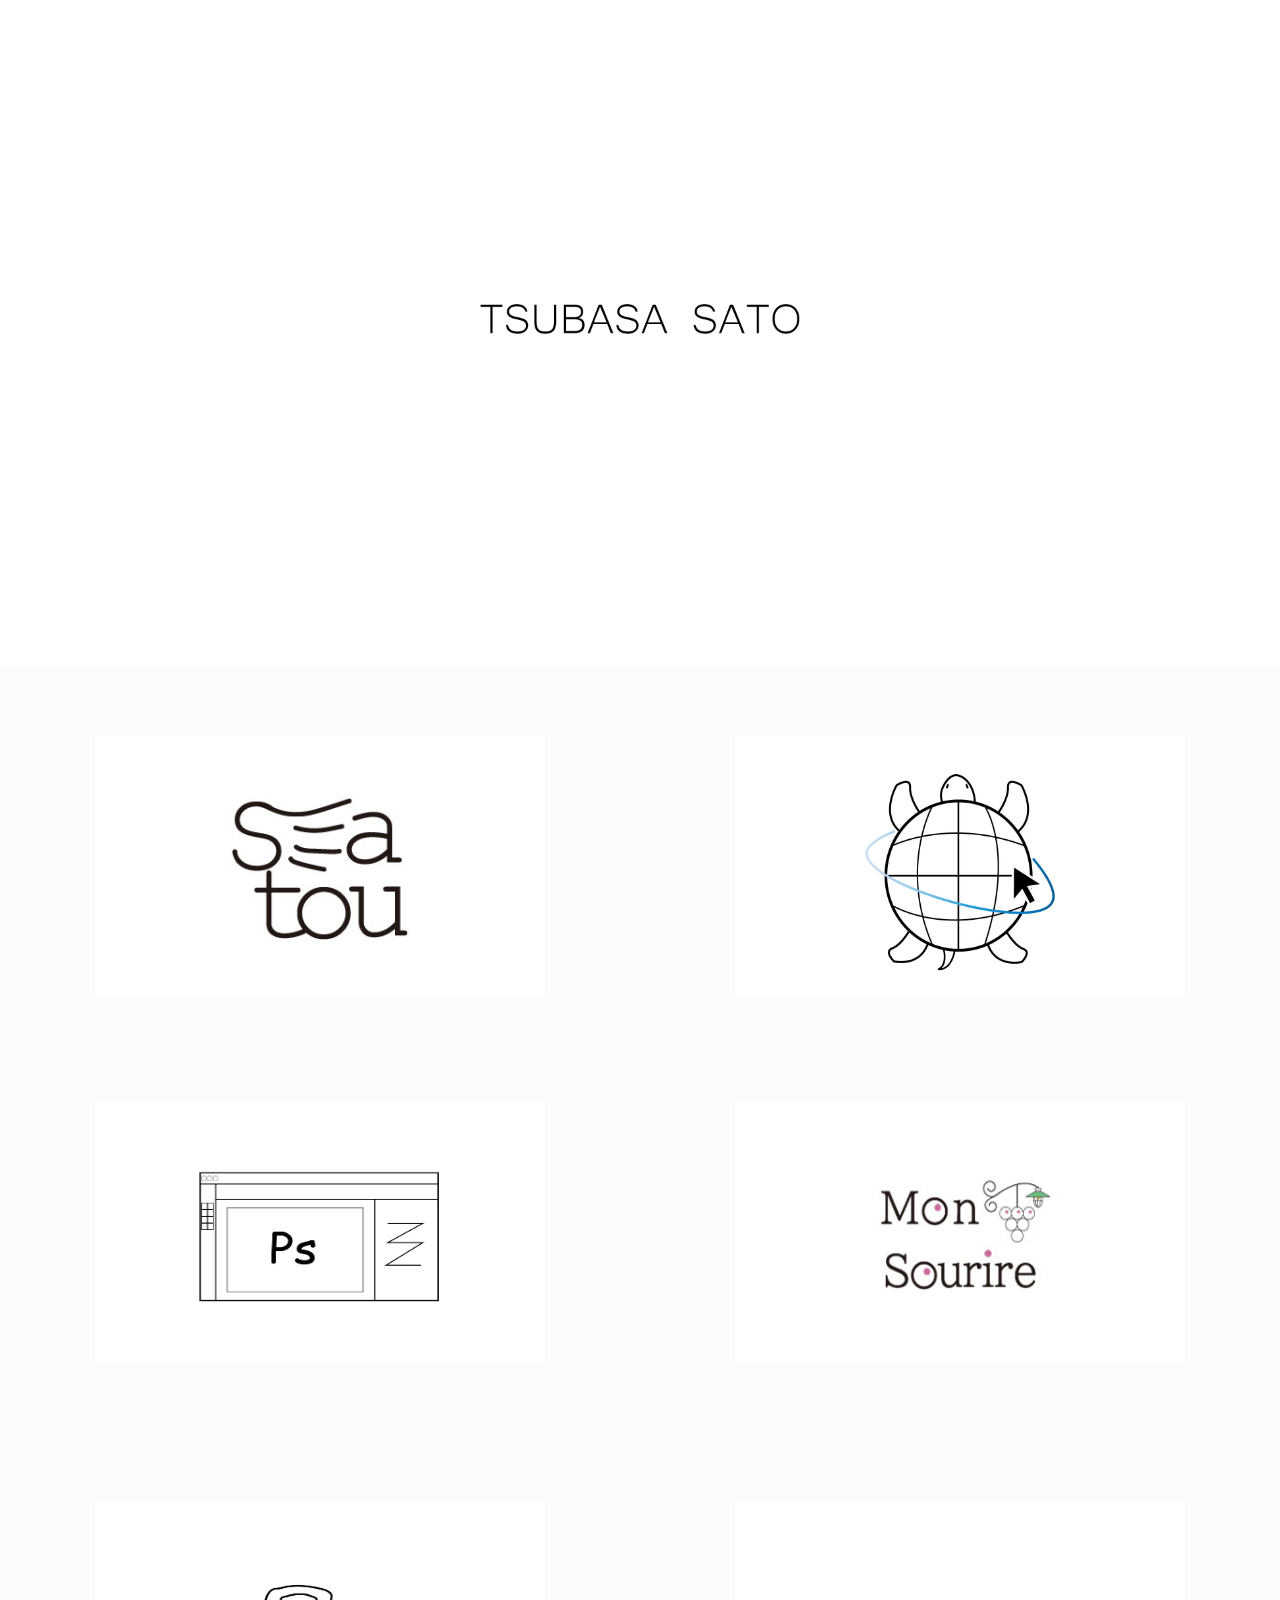
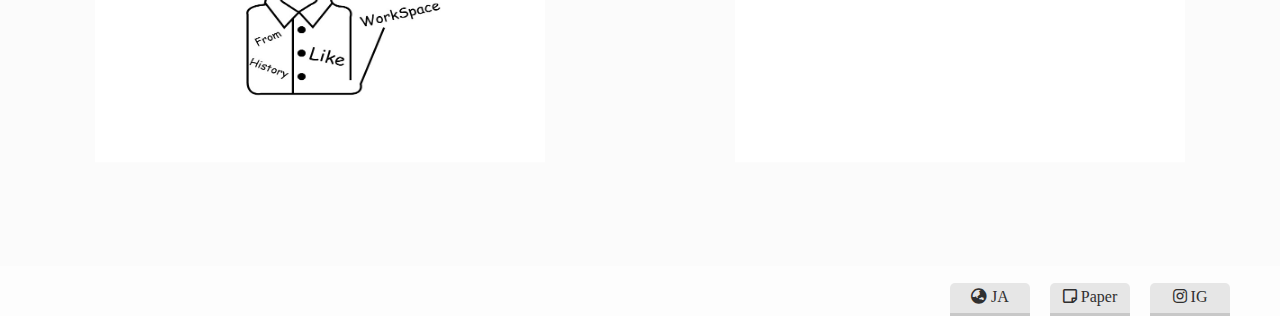
<file: index.html>
<!DOCTYPE html>
<html lang="ja">
<head>
  <meta charset="UTF-8">
  <title>TSUBASA SATO</title>
  <meta name="description" content="佐藤翼のポートフォリオです">
  <link rel="stylesheet" href="style.css">
  <meta name="viewport" content="width=device-width">
  <link href="https://use.fontawesome.com/releases/v5.6.1/css/all.css" rel="stylesheet">
  <link href="https://use.fontawesome.com/releases/v5.8.0/css/all.css" rel="stylesheet">
  <link href="https://fonts.googleapis.com/css2?family=Bitter:wght@300&display=swap" rel="stylesheet">
  <link rel="icon" href="icon.png">
</head>
<body>
  <div class="box1">
    <h1><img src="top.jpg" alt="TSUBASA SATOのポートフォリオページのロゴ" class="toping"></h1>
  </div>

    <div class="box2">
      <div class="box2-1">
       <a href="mylogo.html">
       <div class="mylogo"> 
        <img src="mylogo.jpg" alt="自分の名前のロゴマーク">
          <div class="mask">
	    <div class="caption"><i class="far fa-meh-blank "></i>My Logo</div> 
	  </div>
       </div>
       </a>
      </div>

      <div class="box2-2">
      <a href="lp.html">
       <div class="lp"> 
        <img src="lp.jpg" alt="ウェブページ">
          <div class="mask">
	    <div class="caption"><i class="fab fa-battle-net"></i>Web Page</div> 
	  </div>
       </div>
       </a>
      </div>
     </div>

     <div class="box2">
       <div class="box2-3">
	<a href="hobby.html">
	<div class="hobby">
	 <img src="hobbyps.jpg" alt="趣味で使用しているPhotoshopのロゴマーク">
	   <div class="mask">
	     <div class="caption"><i class="fas fa-puzzle-piece "></i>Hobby</div>
	   </div>
	  </div>
          </a>
       </div>

       <div class="box2-4">
        <a href="bar.html">
       <div class="bar">
	<img src="bar.jpg" alt="monsourireのロゴマーク" >
 	  <div class="mask">
	    <div class="caption"><i class="fas fa-glass-martini-alt "></i>Virtual Theme</div>
	  </div>
       </div>
       </a>
       </div>
     </div>
     
    <div class="box2">
      <div class="box2-5">
       <a href="me.html">
	<div class="prof">
	 <img src="profile.jpg" alt="プロフィール画像">
	   <div class="mask">	 
	     <div class="caption"><i class="far fa-user-circle"></i>Profile</div>
	   </div> 
	</div>
        </a>
      </div>

      <div class="box2-6">
       <div class="unfinished">
	<img src="unfinished.jpg" alt="まだ完成していません" >
 	  <div class="mask">
	    <div class="caption"><i class="far fa-hand-paper "></i>Unfinished</div>
	  </div>
       </div>
      </div>
    


 
     <div class="box3">
	 
	 <div class="box3-0">
        <a href="japanese/index.html" target="_blank">
        <div class="ja">
          <i class="fas fa-globe-asia"></i> JA
        </div>
        </a>
       </div>
	 
       <div class="box3-1">
        <a href="paper.pdf" target="_blank">
        <div class="me">  
	<i class="far fa-sticky-note"></i> Paper
        </div>
        </a>
       </div>
 
       <div class="box3-2">
        <a href="https://www.instagram.com/tsuu_.photo" target="_blank">
        <div class="ig">
          <i class="fab fa-instagram"></i> IG
        </div>
        </a>
       </div>
	   
     </div>
    
</body>
</html>
</file>
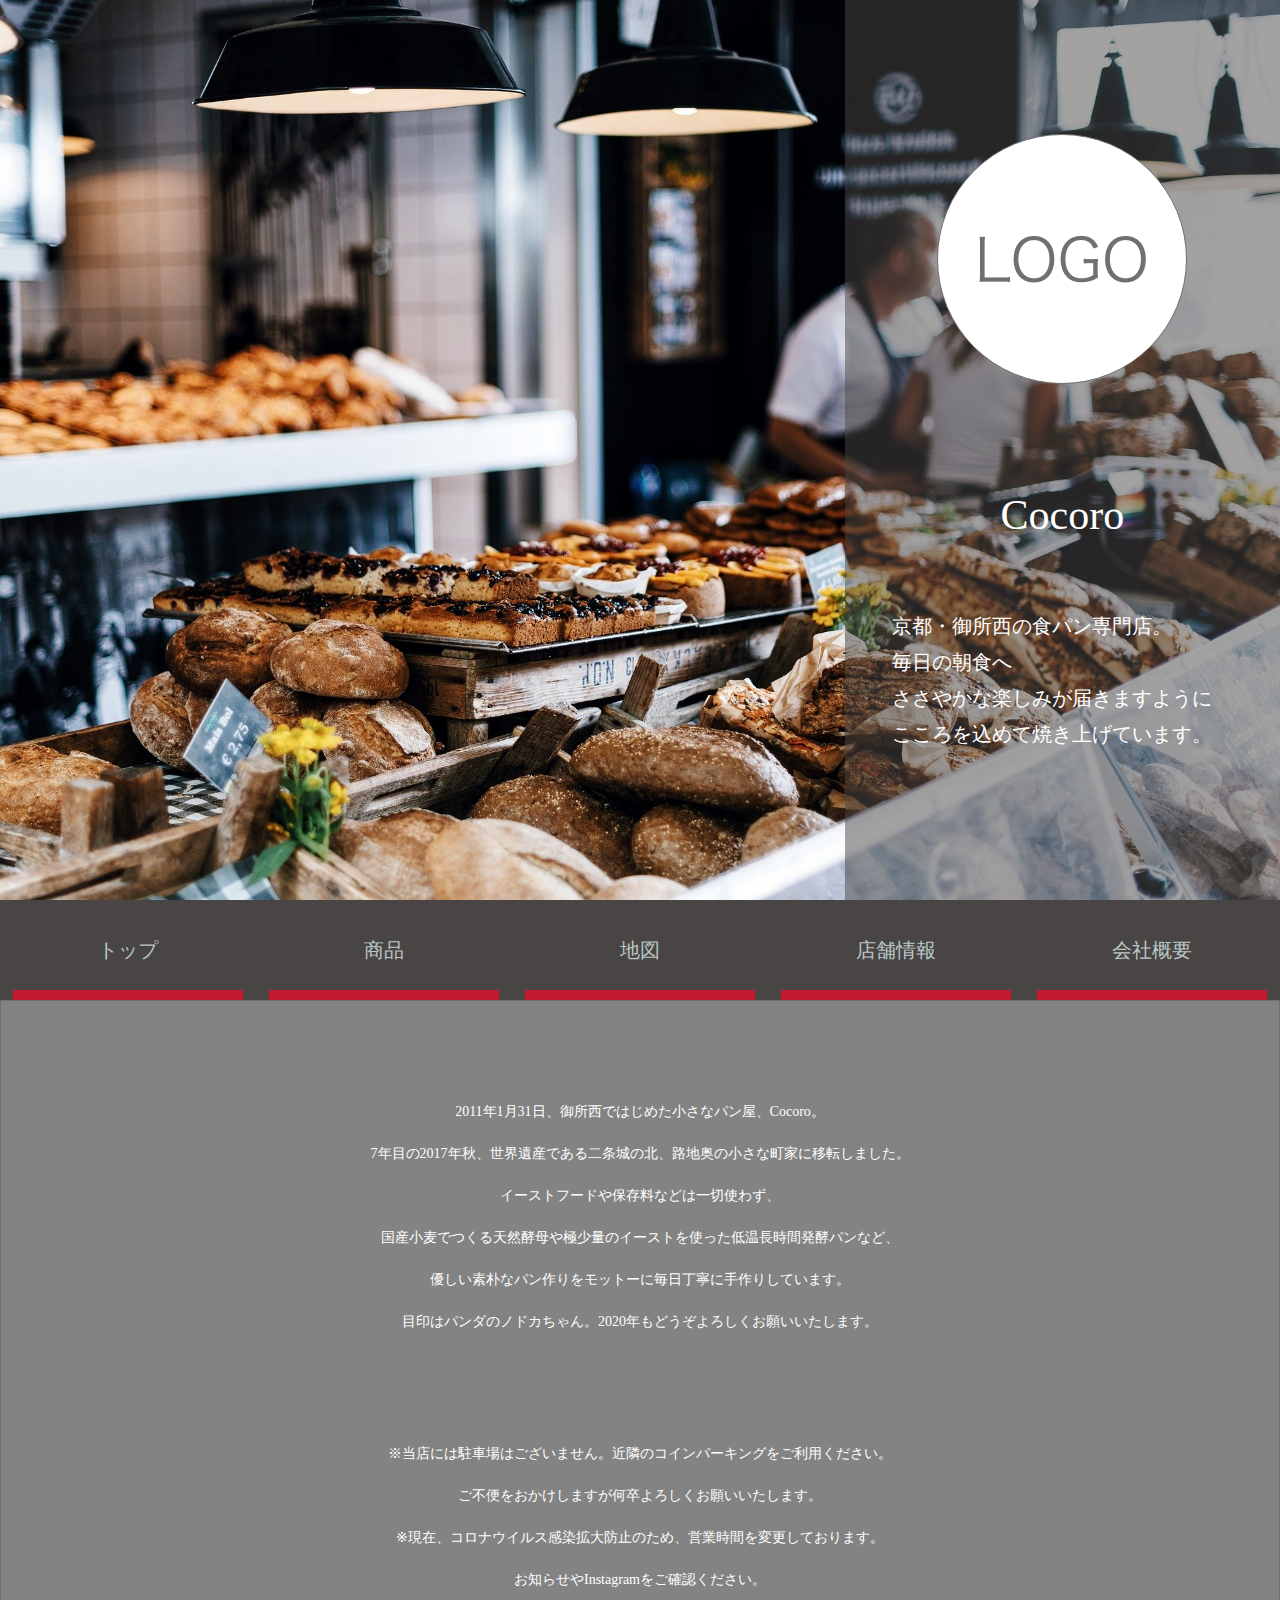
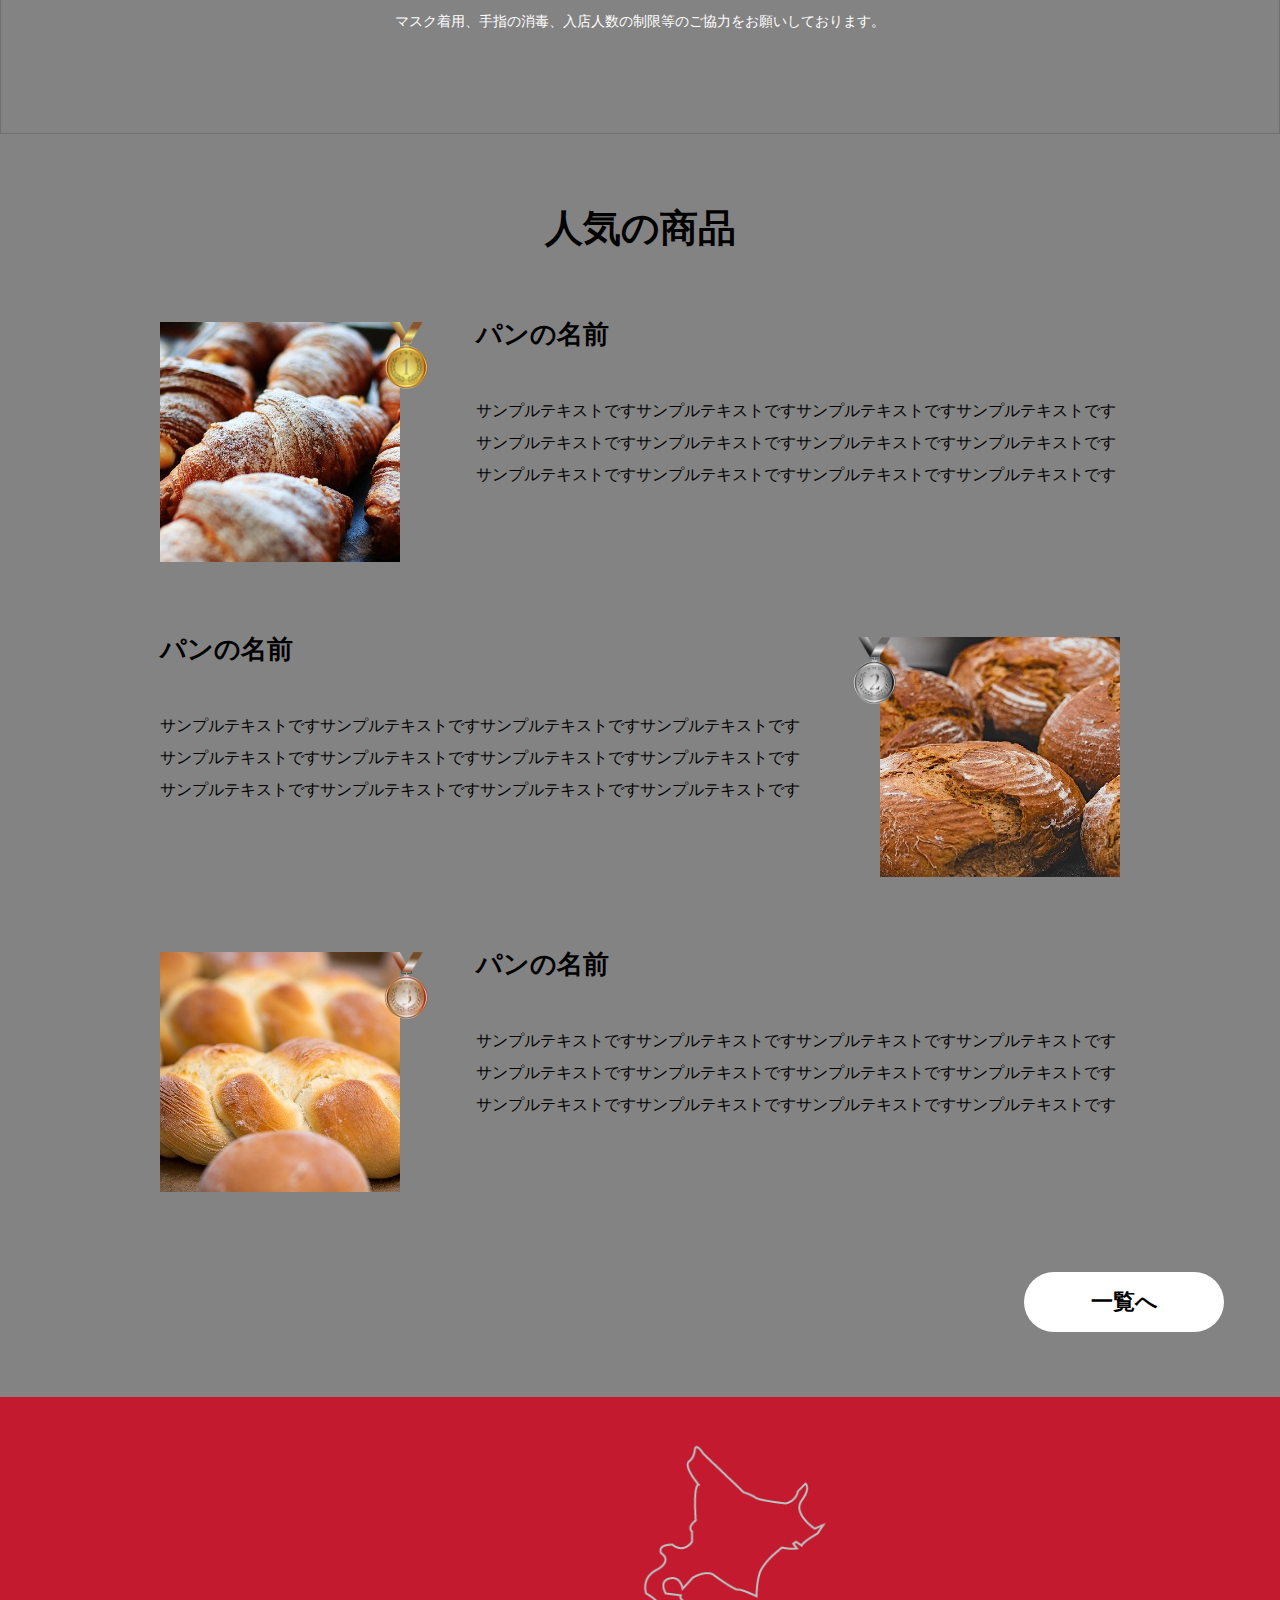
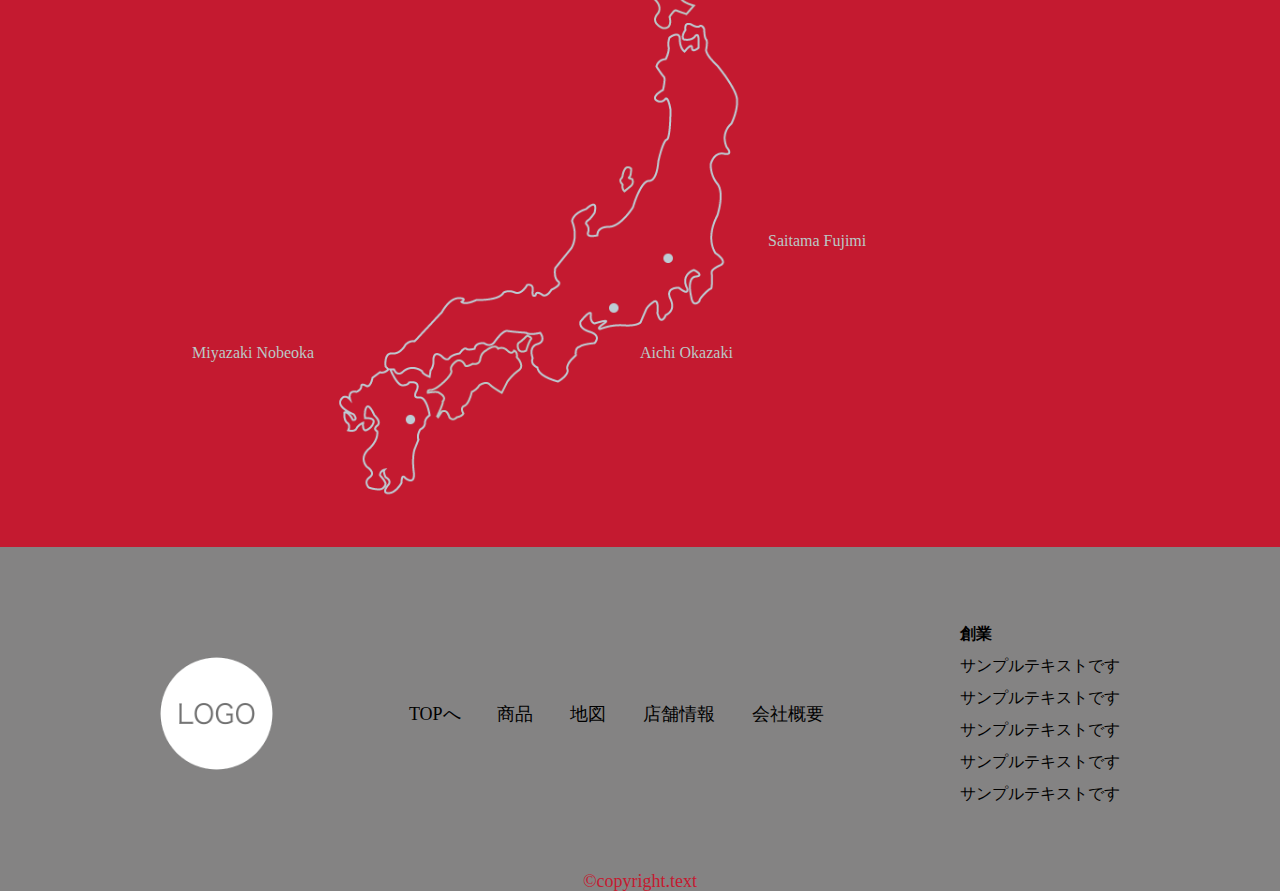
<file: Cocoro/index.html>
<!doctype html>
<html>
<head>
<meta charset="UTF-8">
<meta name="viewport" content="width=device-width">
<title>Cocoro</title>
<link href="css/doctor.css" rel="stylesheet" type="text/css">
<link href="css/style.css" rel="stylesheet" type="text/css">
</head>

<body>

<header>
<img src="images/bakery.jpg" alt="店内の様子です。" class="first-back">
<div class="first-front"><!-- ファーストビュー重ね部分ここから -->
<img src="images/logo.png" alt="cocoroのロゴマークです。">
<h1>Cocoro</h1>

<p>京都・御所西の食パン専門店。<br>
 毎日の朝食へ <br>
ささやかな楽しみが届きますように<br>
こころを込めて焼き上げています。</p>

</div><!-- ファーストビュー重ね部分ここまで -->
</header>

<nav class="top-nav"><!-- 横並びのナビここから -->
<ul>
<li><a href="#">トップ</a></li>
<li><a href="#">商品</a></li>
<li><a href="#">地図</a></li>
<li><a href="#">店舗情報</a></li>
<li><a href="#">会社概要</a></li>
</ul>
</nav><!-- 横並びのナビここまで -->

<div class="gaiyou"><!-- 概要ここから -->
<p>2011年1月31日、御所西ではじめた小さなパン屋、Cocoro。<br>
7年目の2017年秋、世界遺産である二条城の北、路地奥の小さな町家に移転しました。<br>
イーストフードや保存料などは一切使わず、<br>
国産小麦でつくる天然酵母や極少量のイーストを使った低温長時間発酵パンなど、<br>
優しい素朴なパン作りをモットーに毎日丁寧に手作りしています。<br>
目印はパンダのノドカちゃん。2020年もどうぞよろしくお願いいたします。</p>

<p>※当店には駐車場はございません。近隣のコインパーキングをご利用ください。<br>
ご不便をおかけしますが何卒よろしくお願いいたします。<br>
※現在、コロナウイルス感染拡大防止のため、営業時間を変更しております。<br>
お知らせやInstagramをご確認ください。<br>
マスク着用、手指の消毒、入店人数の制限等のご協力をお願いしております。</p>
</div><!-- 概要ここまで -->

<div class="ninki-shohin"><!-- 人気商品ここから -->
<h2>人気の商品</h2>

<div class="croissant"><!-- クロワッサンここから -->
<img src="images/bread1.jpg" alt="一番人気のパンの画像です。" class="pan">
<img src="images/medal1.png" alt="" class="medal">
<h3>パンの名前</h3>
<p>サンプルテキストですサンプルテキストですサンプルテキストですサンプルテキストです
サンプルテキストですサンプルテキストですサンプルテキストですサンプルテキストです
サンプルテキストですサンプルテキストですサンプルテキストですサンプルテキストです</p>
</div><!-- クロワッサンここまで -->

<div class="karikari"><!-- カリカリここから -->
<img src="images/bread2.jpg" alt="一番人気のパンの画像です。" class="pan">
<img src="images/medal2.png" alt="" class="medal">
<h3>パンの名前</h3>
<p>サンプルテキストですサンプルテキストですサンプルテキストですサンプルテキストです
サンプルテキストですサンプルテキストですサンプルテキストですサンプルテキストです
サンプルテキストですサンプルテキストですサンプルテキストですサンプルテキストです</p>
</div><!-- カリカリここまで -->

<div class="chigiri"><!-- ちぎりここから -->
<img src="images/bread3.jpg" alt="一番人気のパンの画像です。" class="pan">
<img src="images/medal3.png" alt="" class="medal">
<h3>パンの名前</h3>
<p>サンプルテキストですサンプルテキストですサンプルテキストですサンプルテキストです
サンプルテキストですサンプルテキストですサンプルテキストですサンプルテキストです
サンプルテキストですサンプルテキストですサンプルテキストですサンプルテキストです</p>
</div><!-- ちぎりここまで -->

<div class="ichiran">一覧へ</div>

</div><!-- 人気商品ここまで -->

<div class="map"><!-- 地図ここから -->
<img src="images/pan.japan.png" alt="地図の画像です">
<div class="miyazaki"><a href="#">Miyazaki Nobeoka</a></div>
<div class="aichi"><a href="#">Aichi Okazaki</a></div>
<div class="saitama"><a href="#">Saitama Fujimi</a></div>
</div><!-- 地図ここまで -->

<footer>
<img src="images/logo.png" alt="ロゴマークです。" class="logo-s">
<ul class="nav-s">
<li><a href="#">TOPへ</a></li>
<li><a href="#">商品</a></li>
<li><a href="#">地図</a></li>
<li><a href="#">店舗情報</a></li>
<li><a href="#">会社概要</a></li>
</ul>

<div class="sougyou">
<h4>創業</h4>
<p>サンプルテキストです<br>
サンプルテキストです<br>
サンプルテキストです<br>
サンプルテキストです<br>
サンプルテキストです</p>
</div>
<div class="copy"><small>&copy;copyright.text</small></div>

</footer>

</body>
</html>
</file>
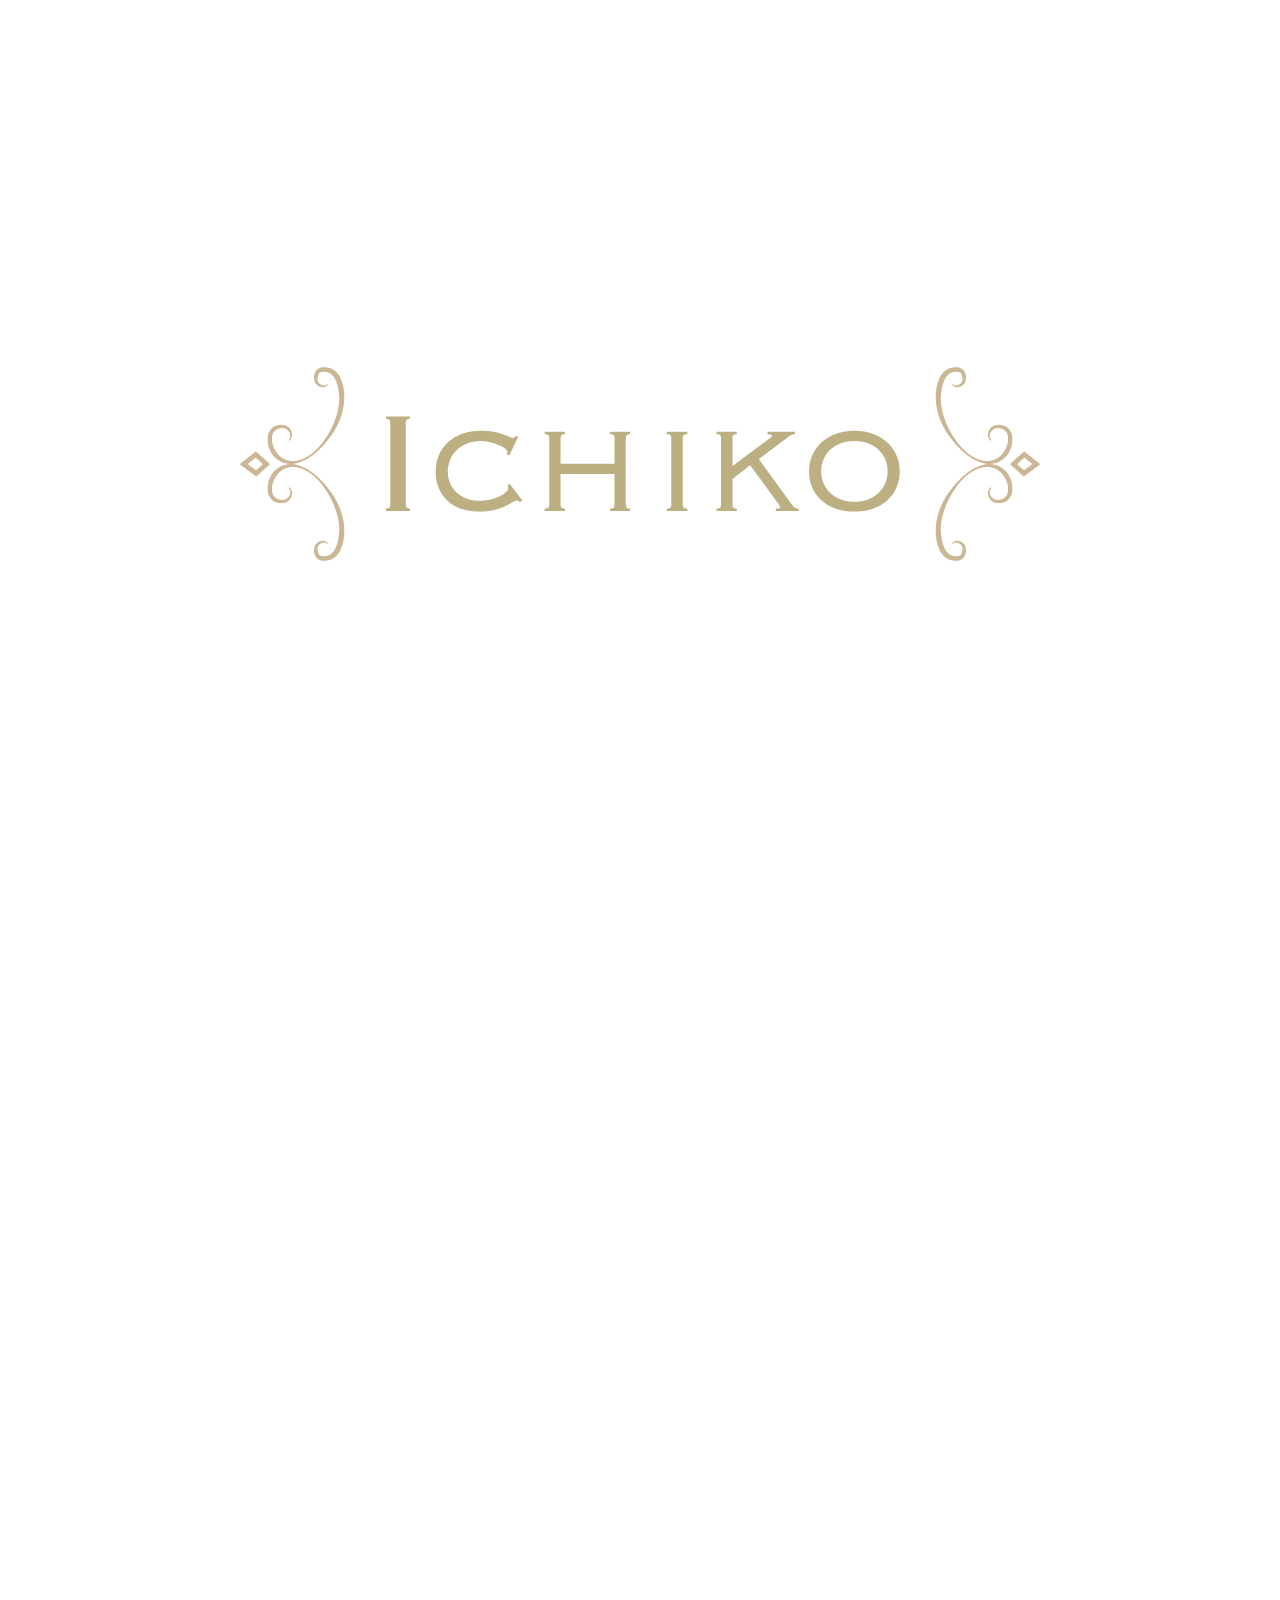
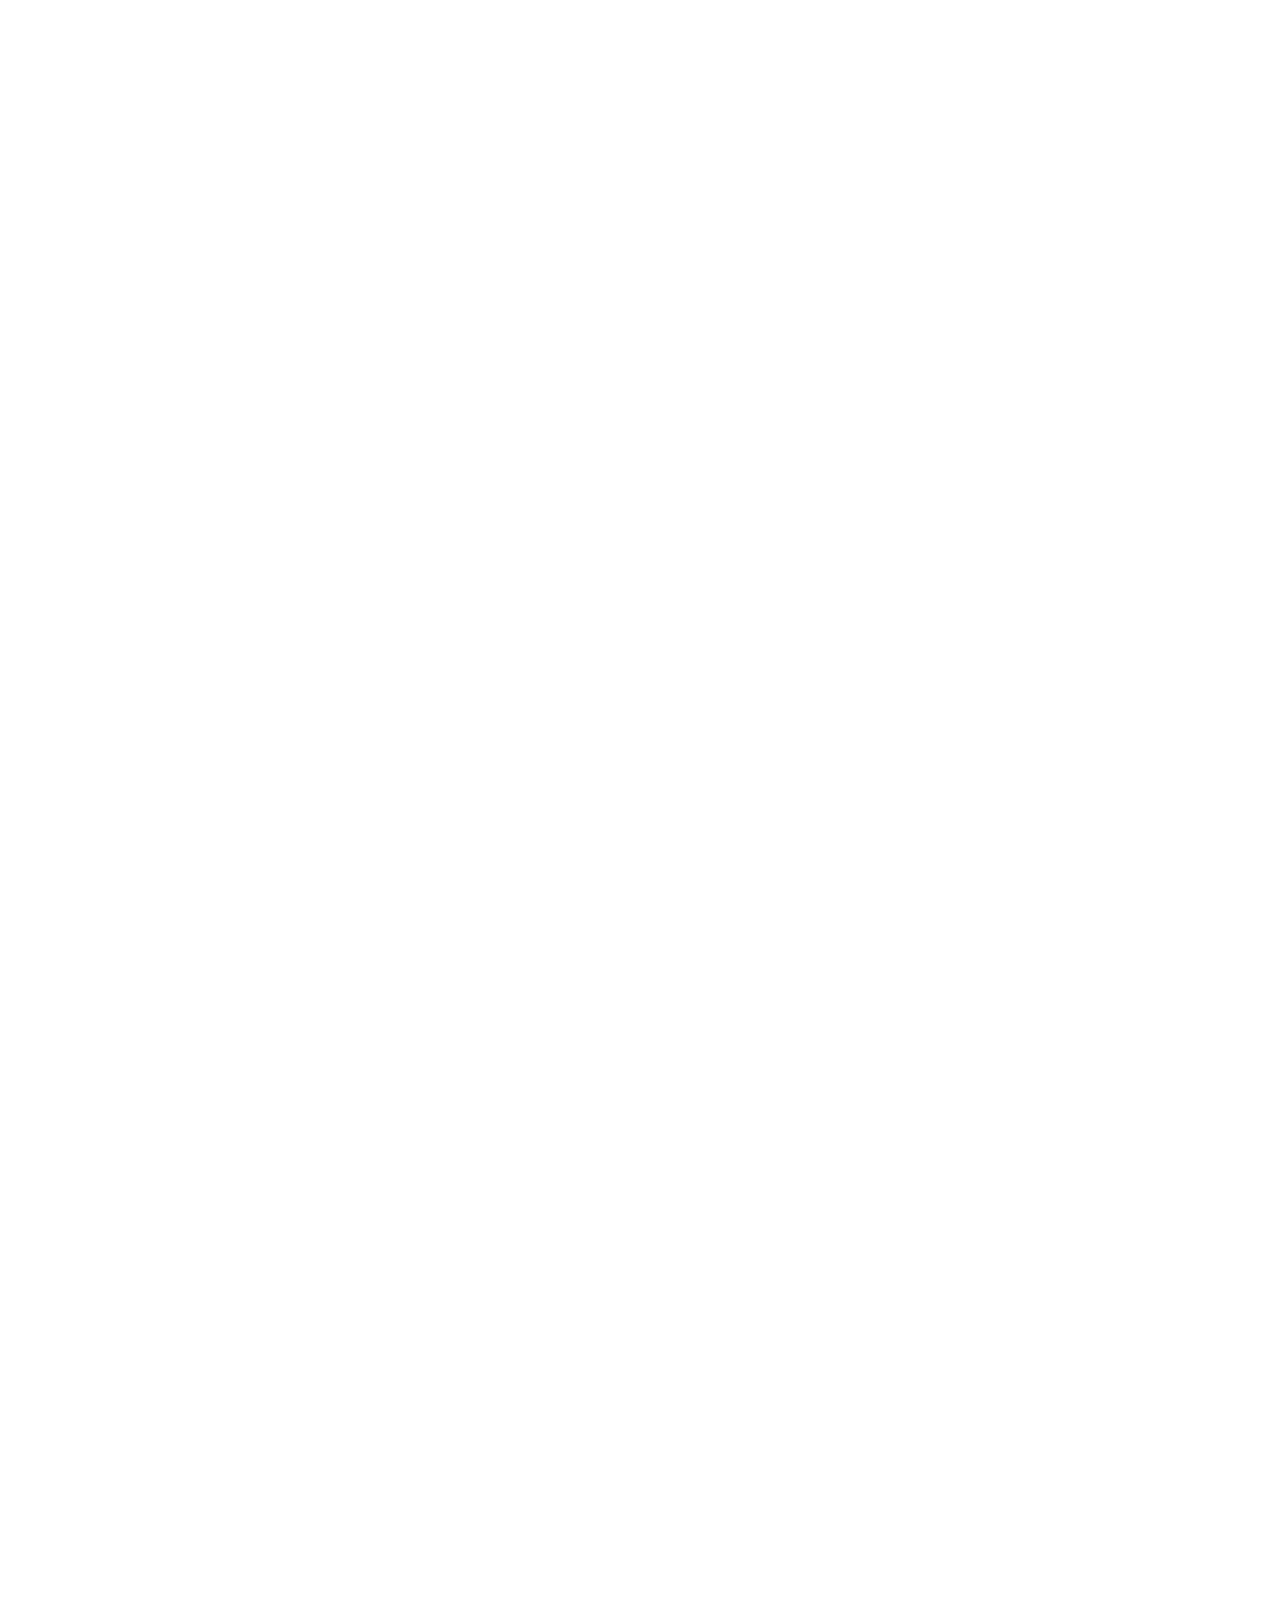
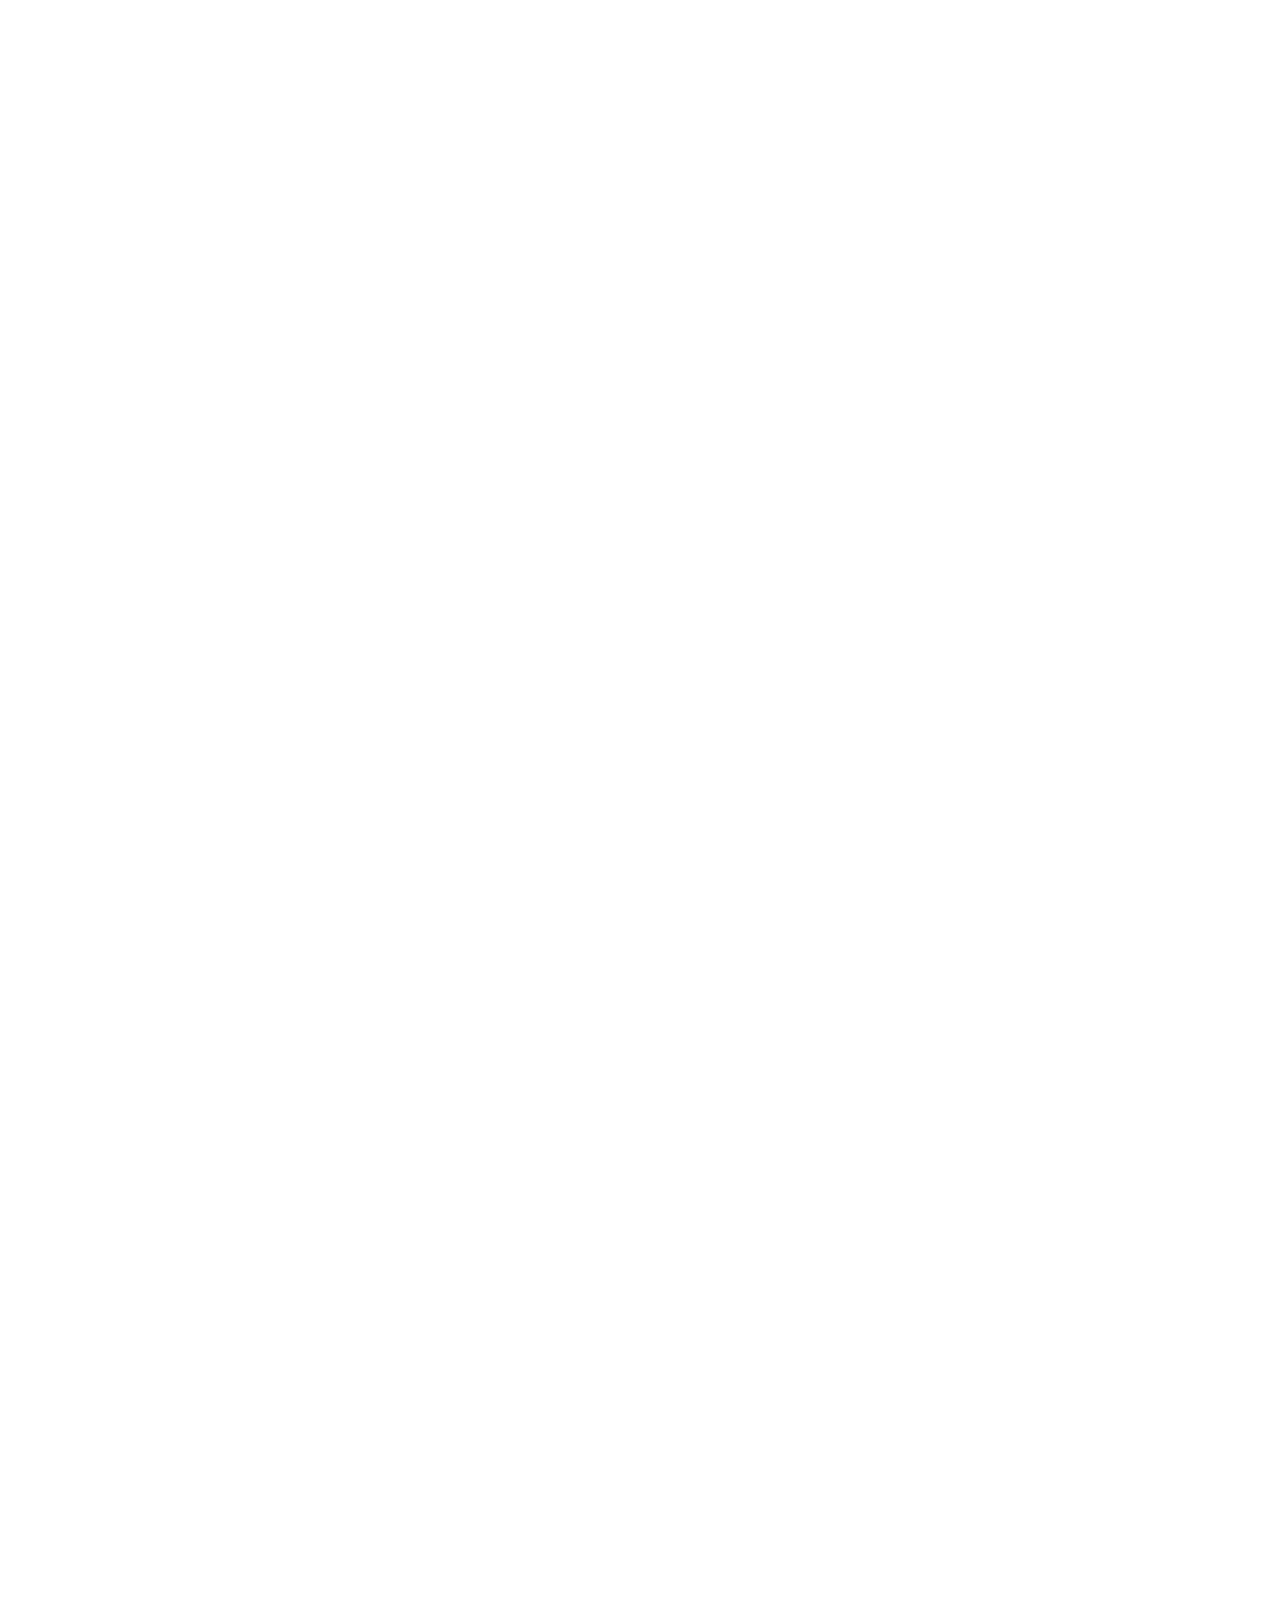
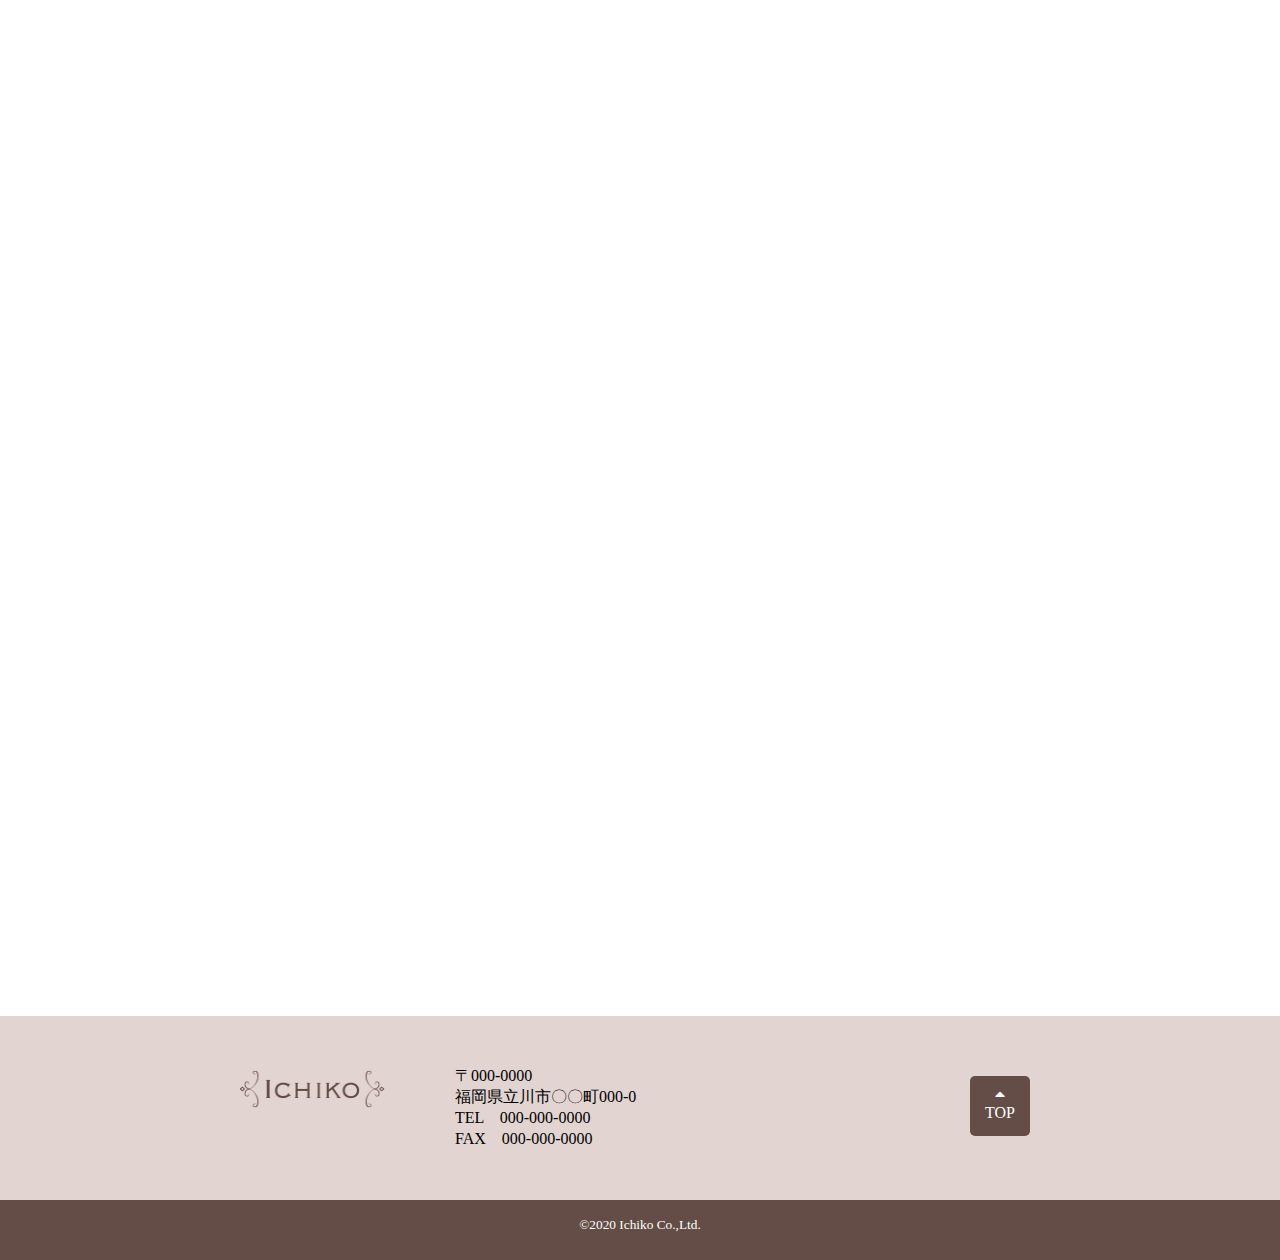
<file: ichiko/index.html>
<!doctype html>
<html>
<head>
<meta charset="UTF-8">
<meta name="viewport" content="width=device-width">
<title>朝摘みいちご　いち娘</title>
<link href="css/style.css" rel="stylesheet" type="text/css">
<link href="css/common.css" rel="stylesheet" type="text/css">
<link href="https://use.fontawesome.com/releases/v5.6.1/css/all.css" rel="stylesheet">
<link href="https://use.fontawesome.com/releases/v5.14.0/css/all.css" rel="stylesheet">
<link href="https://fonts.googleapis.com/css2?family=Noto+Sans+JP:wght@200&display=swap" rel="stylesheet">
<link rel="icon" href="images/icon.png">
<script src="https://ajax.googleapis.com/ajax/libs/jquery/3.5.1/jquery.min.js"></script>
<script src="//code.jquery.com/jquery-1.11.3.min.js"></script>
<script src="script.js"></script>
</head>

<body>
<div class="wrap">
<header class="menu"><!-- メニューここから -->
<a href="#"><i class="fab fa-facebook-square"></i></a>
<a href="#instagram"><i class="fab fa-instagram-square"></i></a>
<h1 id="top"><a href="index.html"><img class="logo-s" src="images/Ichiko-logo-s.png" alt="いち娘のロゴマークです。"></a></h1>

<div class="navmenu">
  <button type="button" id="menubtn">
  <i class="fas fa-bars"></i><span>MENU</span>
  </button>
</div>

<nav id="list">
<ul>
<li><a href="#what-ichiko">いち娘とは</a></li>
<li><a href="#recipe">レシピ</a></li>
<li><a href="#seisansya">生産者の声</a></li>
<li><a href="#kounyuu">オンラインストア</a></li>
<li><a href="#foot">お問い合せ</a></li>
</ul>
</nav>

</header><!-- メニューここまで -->

<!-- ファーストビュー -->
<img class="first-view pc-view" src="images/first-view.jpg" alt="いち娘サイトのファーストビュー画像です。">
<img class="phone-first" src="phone/first-view.jpg" alt="いち娘サイトのファーストビュー画像です。">

<div class="banner">
<a href="#kounyuu"><img src="images/banner.jpg" alt="お買い得情報のバナーです。" class="pc-banner"></a>
<a href="#kounyuu"><img src="phone/banner1-sp.jpg" alt="お買い得情報のバナーです。" class="phone-banner"></a>
</div>

<!-- いち娘とは？ここから -->
<div class="what-ichiko contents fadein" id="what-ichiko">
<h2><img src="font-hannari/ichikotoha-moji.png" alt="いち娘とは"></h2>
<p>いち娘は2020年に福岡県立川市で生まれた幻の苺。<br>
改良を繰り返し、摘みたてのみずみずしさを届けられるよう繊細な温度管理と水分管理によって高品質の苺を栽培しています。<br>
まごころ込めて育てた苺は愛娘といっても過言ではない！という私たちの気持ちから<br>
いちごの「いち」と愛娘の「娘」を取って「いち娘」と名付けました。</p>
<img src="phone/Ichiko-toha.jpg" alt="いち娘とは" class="phone-towa" >
<!-- 説明画像を挿入 -->
<img class="setsumei"  id="setsumei" src="images/setsumei.jpg" alt="いち娘についての説明画像です。">
</div><!-- いち娘とは？ここまで -->

<!--レシピここから -->
<div class="recipe contents fadein" id="recipe">
<h2><img src="font-hannari/recipe-moji.png" alt="レシピ"></h2>
<p>贈り物にはもちろん、有機栽培だからこそできるアレンジ法をご紹介致します。</p>

<div class="recipe-box"><!-- レシピのボックスここから -->
  <div class="cheese re-box-in">
  <img src="images/cheese.jpg" alt="いち娘を使用したチーズフォンデュの画像です。" class="re-box-in-img">
  <div class="bun"><h3><img src="font-hannari/recipe1-moji.png" alt="苺のチーズフォンデュ"></h3>
  <p>ホームパーティーにおすすめ！<br>
     苺の甘みとチーズの塩味がやみつきになります。<br>
     <strong>【POINT】<br>
	 チーズはゴーダチーズ、カマンベールチーズが良く合います！</strong>
  </p></div>
  </div>
  
  <div class="salad re-box-in">
  <img src="images/cocktail.jpg" alt="いち娘を使用したカクテルの画像です。" class="re-box-in-img">
  <div class="bun"><h3><img src="font-hannari/recipe2-moji.png" alt="苺のシャンパンカクテル"></h3>
  <p>女子会支持率No.1<br>
     見た目も華やかな上に美肌効果も期待できます。<br>
     <strong>【POINT】<br>
	 ノンアルコールならジンジャーエールがおすすめ。</strong>
  </p></div>
  </div>

  <div class="cocktail re-box-in">
  <img src="images/salad.jpg" alt="いち娘を使用したサラダの画像です。" class="re-box-in-img">
  <div class="bun"><h3><img src="font-hannari/recipe3-moji.png" alt="苺まるごとサラダ"></h3>
  <p>サラダに苺をまるごとトッピング！<br>
     バルサミコ酢のドレッシングがよく合います。<br>
     <strong>【POINT】<br>
	 ルッコラ、ベビーリーフ、生ハム等と一緒に、テーブル上を華やかに演出。</strong>
  </p></div>
  </div>


</div><!-- レシピのボックスここまで -->
</div><!-- レシピの設定 -->

<div class="seisansya contents fadein" id="seisansya"><!-- 生産者の声ここから -->
<h2><img src="font-hannari/seisansyanokoe-moji.png" alt="生産者の声"></h2>
<p>苺と共に人生を歩んできた匠が丹精込めて作る、それが朝摘み苺の「いち娘」</p>

<img src="images/background.jpg" alt="いち娘の農園風景の画像です。" class="background">

<div class="kasane"><!-- 生産者画像重ね部分ここから -->
<div class="seisansya-kome"><!-- 生産者コメントここから -->

<div class="jiji"><img class="ojichan" src="images/ojichan.jpg" alt="生産者の顔写真です。"></div>

<p>苺農家に生まれ、栽培に関わること３０年。<br>
知り得た技術を広めるために、地域の苺農家の指導員として活動をしてきました。<br>
匠が研究と改良を繰り返し、長い歳月を経て完成したのが朝摘み苺「いち娘」です。<br>
贈り物としてはもちろん、ご自身へのご褒美、ご自宅でのお料理にと購入されるリピーターのお客様も多くいらっしゃいます。<br>
ぜひこの機会にご賞味ください！</p>
</div><!-- 生産者コメントここまで -->

</div><!-- 生産者画像重ね部分ここまで -->

</div><!-- 生産者の声ここまで -->

<div class="instagram contents fadein" id="instagram"><!-- インスタここから -->
<h2><i class="fab fa-instagram-square"></i><img src="font-hannari/Instagram-moji.png" alt="Instagram"></h2>

  <div class="toukou"><!-- インスタの投稿画像の挿入ここから -->
  <div class="item"><a href="https://www.instagram.com/explore/tags/%E8%8B%BA/"><img src="images/insta-1.jpg" alt="インスタグラムの投稿画像１枚目です。"></a></div>
  <div class="item"><a href="https://www.instagram.com/explore/tags/%E8%8B%BA/"><img src="images/insta-2.jpg" alt="インスタグラムの投稿画像2枚目です。"></a></div>
  <div class="item"><a href="https://www.instagram.com/explore/tags/%E8%8B%BA/"><img src="images/insta-3.jpg" alt="インスタグラムの投稿画像3枚目です。"></a></div>
  <div class="item"><a href="https://www.instagram.com/explore/tags/%E8%8B%BA/"><img src="images/insta-4.jpg" alt="インスタグラムの投稿画像4枚目です。"></a></div>
  <div class="item"><a href="https://www.instagram.com/explore/tags/%E8%8B%BA/"><img src="images/insta-5.jpg" alt="インスタグラムの投稿画像5枚目です。"></a></div>
  <div class="item"><a href="https://www.instagram.com/explore/tags/%E8%8B%BA/"><img src="images/insta-6.jpg" alt="インスタグラムの投稿画像6枚目です。"></a></div>
  </div><!-- インスタの投稿画像の挿入ここまで -->
</div><!-- インスタここまで -->

<div class="kounyuu contents fadein" id="kounyuu"><!-- 購入コンテンツここから -->

<div class="banner">
<img src="images/banner2.jpg" alt="お買い得情報のバナーです。" class="pc-banner">
<img src="phone/banner2-sp.jpg" alt="お買い得のバナーです。" class="phone-banner">
</div>

<div class="pkg contents"><!-- パッケージの重ね設定ここから -->
  <div class="taka-pkg">
   <img src="images/pkg-box.jpg" alt="いち娘の配送時のパッケージ画像です。">
   <table><!-- 料金などの内容 -->
    <tr>
	 <th>商品名</th>
	 <td>朝摘み苺　いち娘</td>
    </tr>
	<tr>
	 <th>内容量</th>
	 <td>1パック12粒</td>
    </tr>
	<tr>
	 <th>価格</th>
	 <td>5000円（税込）</td>
    </tr>
	<tr>
	 <th>賞味期限</th>
	 <td>発送日より4日程度</td>
    </tr>
   </table>
  </div>
  
  <div class="yasu-pkg">
    <img src="images/pkg.jpg" alt="いち娘の配送時のパッケージ画像です。">
	<table><!-- 料金などの内容 -->
    <tr>
	 <th>商品名</th>
	 <td>朝摘み苺　いち娘<br>（簡易パッケージ）</td>
    </tr>
	<tr>
	 <th>内容量</th>
	 <td>1パック12粒</td>
    </tr>
	<tr>
	 <th>価格</th>
	 <td>4500円（税込）</td>
    </tr>
	<tr>
	 <th>賞味期限</th>
	 <td>発送日より4日程度</td>
    </tr>
   </table>
  </div>
  <button type="button" class="online"><a href="#"><span>オンラインストア</span><i class="fas fa-forward"></i></a></button><!-- オンラインストアのボタン -->
</div><!-- パッケージの重ね設定ここまで -->

</div><!-- 購入コンテンツここまで -->

<footer id="foot">
<div class="footer-in">
<img class="logo-xs" src="images/Ichiko-logo-s.png" alt="いち娘のロゴマークです。">
<ul>
  <li>〒000-0000</li>
  <li>福岡県立川市〇〇町000-0</li>
  <li>TEL　000-000-0000</li>
  <li>FAX　000-000-0000</li>
</ul>
  <!-- トップへ戻るボタン -->
  <a href="#"><div class="go-top"><i class="fas fa-caret-up"></i><br>TOP</div></a>
</div>
</footer>
<div class="footer-bottom">
  <small>&copy;2020 Ichiko Co.,Ltd.</small>
  </div>
<div class="start">
    <p><img src="images/Ichiko-logo-m.png" alt=""></p>
</div>

</div>
</body>

</html>
</file>
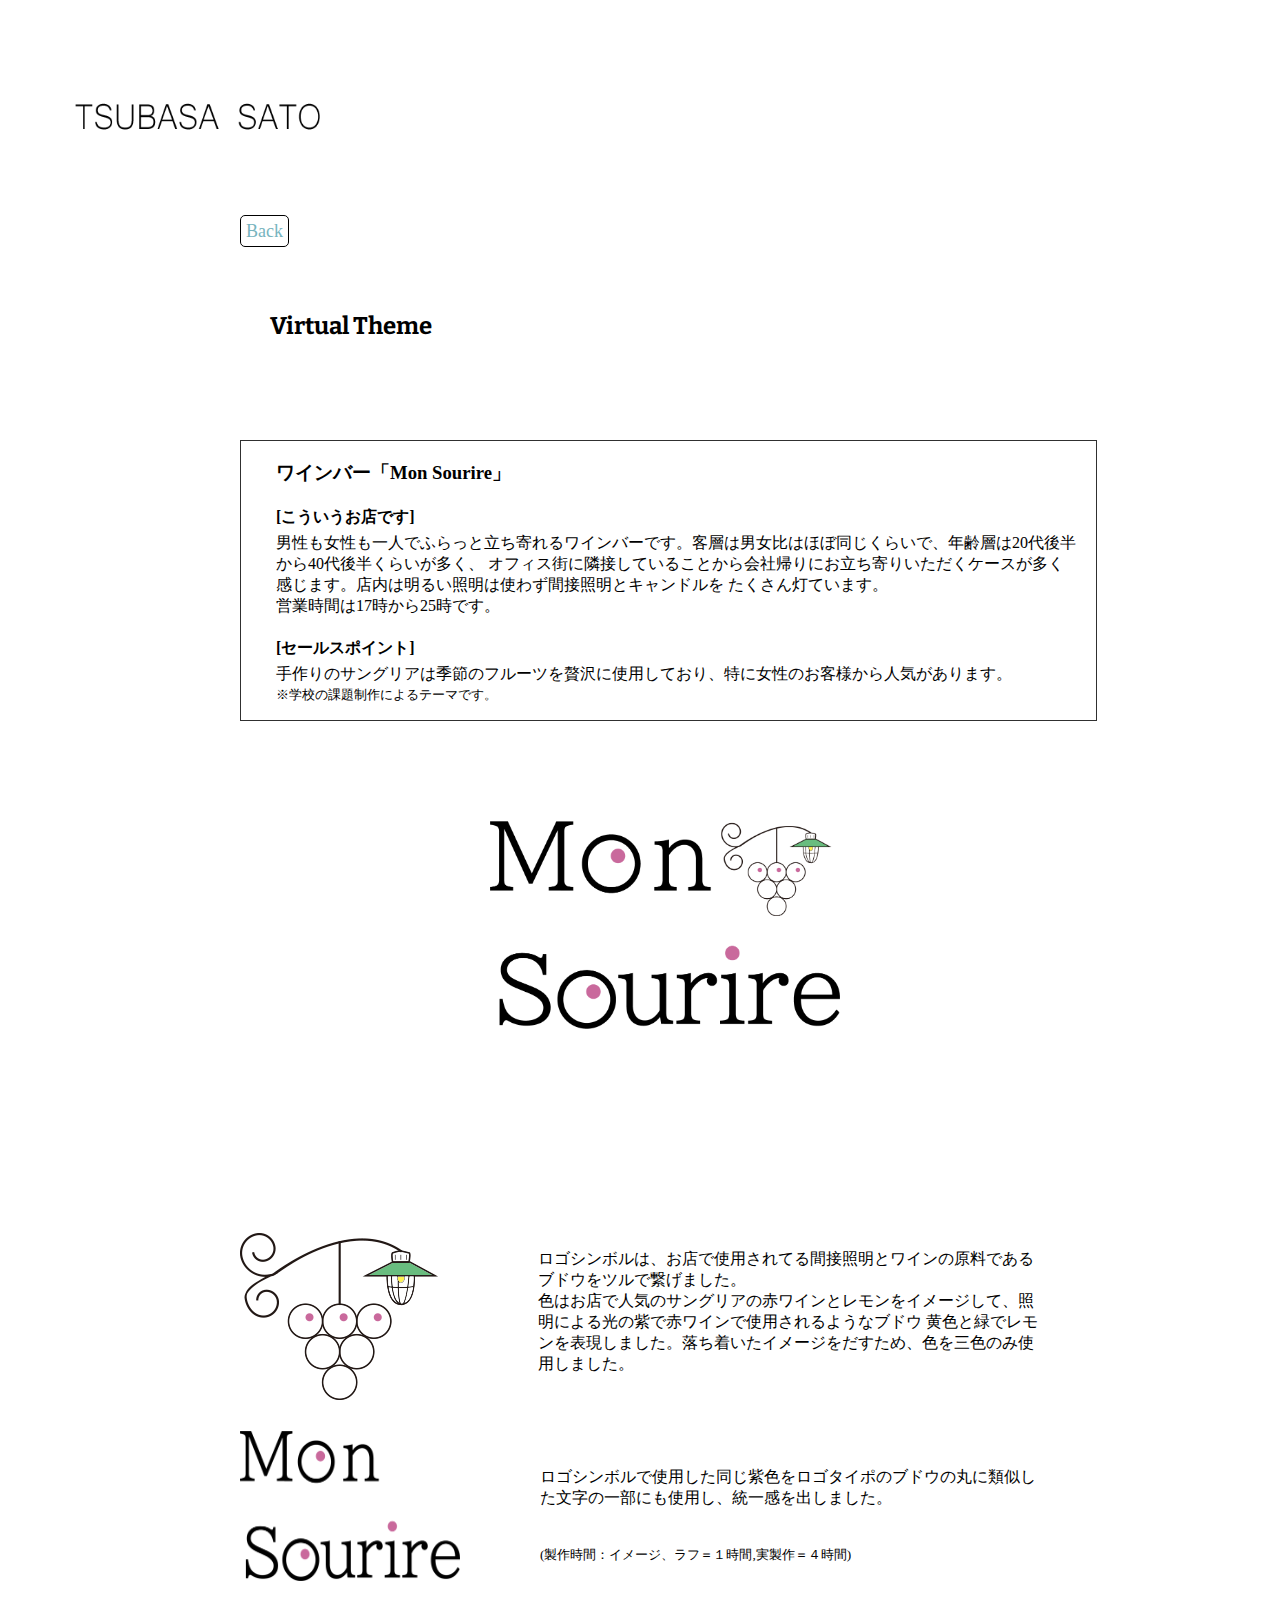
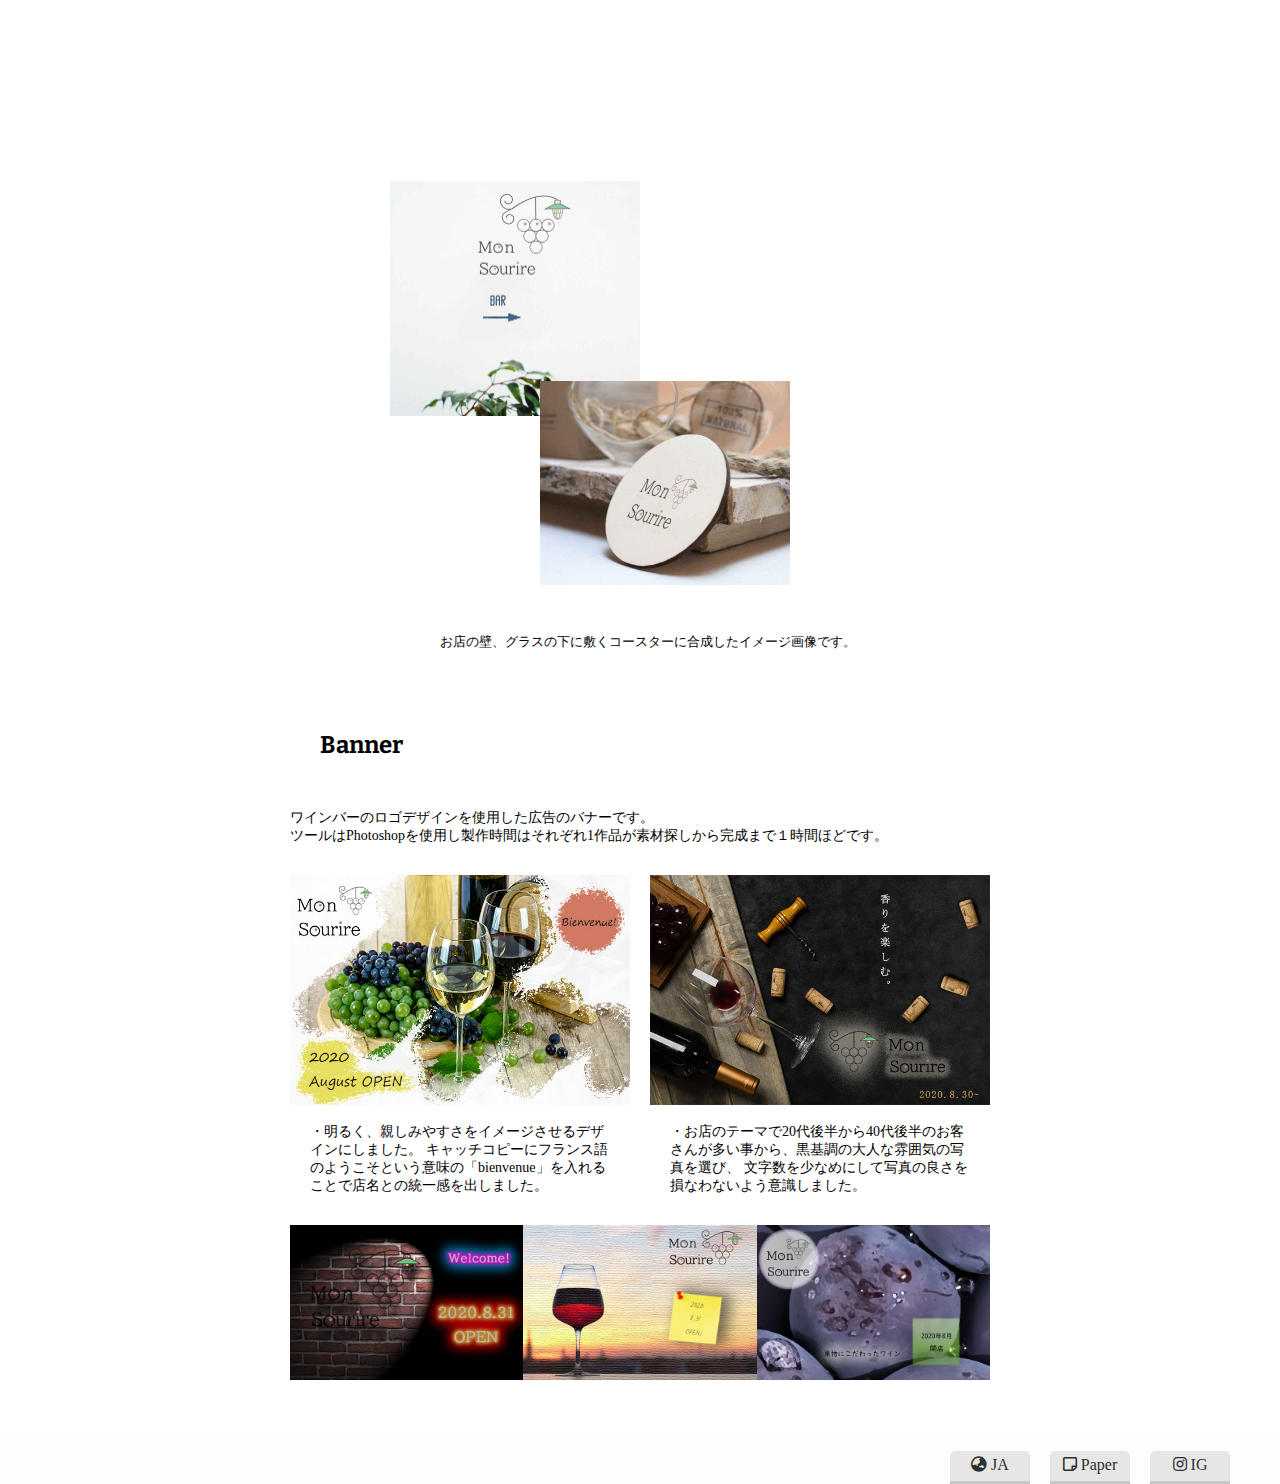
<file: bar.html>
<!DOCTYPE html>
<html lang="ja">
<head>
  <meta charset="UTF-8">
  <title>VirtualTheme</title>
  <meta name="description" content="佐藤翼のポートフォリオ。virtualthemeのページです。">
  <link rel="stylesheet" href="style.css">
  <meta name="viewport" content="width=device-width">
  <link href="https://use.fontawesome.com/releases/v5.6.1/css/all.css" rel="stylesheet">
  <link href="https://fonts.googleapis.com/css2?family=Bitter:wght@300&display=swap" rel="stylesheet">
  <link rel="icon" href="icon.png">
</head>
<body>
  <div class="boxA">
    <div class="site">
    <h1><a href="index.html"><img src="top.png" alt="TSUBASA SATOのポートフォリオページのロゴ" width="250" height="33"></a></h1>
    </div>
  </div>

<div class="boxB">
  <div class="back">
    <a href="index.html">Back</a>
   </div>

  <h2>Virtual Theme</h2>
  
  <section class="theme">
  <h3>ワインバー「Mon Sourire」</h3>
  <h4>[こういうお店です]</h4>
  <p>男性も女性も一人でふらっと立ち寄れるワインバーです。客層は男女比はほぼ同じくらいで、年齢層は20代後半から40代後半くらいが多く、
     オフィス街に隣接していることから会社帰りにお立ち寄りいただくケースが多く感じます。店内は明るい照明は使わず間接照明とキャンドルを
     たくさん灯ています。<br>営業時間は17時から25時です。</p>
  <h4>[セールスポイント]</h4>
  <p>手作りのサングリアは季節のフルーツを贅沢に使用しており、特に女性のお客様から人気があります。<br>
  <small>※学校の課題制作によるテーマです。</small></p>
  </section>
    
    <figure class="kansei">
     <img src="logo.png" alt="monsourireの完成ロゴです。" >
    </figure>

  <div class="symbol">
   <img src="symbol.png" alt="monsourireのロゴシンボルです。">
   <p>ロゴシンボルは、お店で使用されてる間接照明とワインの原料であるブドウをツルで繋げました。<br>
      色はお店で人気のサングリアの赤ワインとレモンをイメージして、照明による光の紫で赤ワインで使用されるようなブドウ
      黄色と緑でレモンを表現しました。落ち着いたイメージをだすため、色を三色のみ使用しました。</p> 
  </div>
  <div class="typo">
  <img src="typo.png" alt="monsourireのロゴタイポです。">
  <p>ロゴシンボルで使用した同じ紫色をロゴタイポのブドウの丸に類似した文字の一部にも使用し、統一感を出しました。
  <p><small>(製作時間：イメージ、ラフ＝１時間,実製作＝４時間)</small></p>

  </div>
  
  <div class="simulation">
  <img src="gousei1.jpg" alt="お店の壁にロゴマークを合成させたイメージ画像です。" class="gousei1">
  <img src="gousei2.jpg" alt="コースターにロゴマークを合成させたイメージ画像です。" class="gousei2">
  <p>お店の壁、グラスの下に敷くコースターに合成したイメージ画像です。</p>
  </div>

  <div class="banner">
  <h2>Banner</h2>
  <p>ワインバーのロゴデザインを使用した広告のバナーです。<br>
     ツールはPhotoshopを使用し製作時間はそれぞれ1作品が素材探しから完成まで１時間ほどです。</p>
  <div class="boxJ">
   <div class="box5">
   <img src="banner2.jpg" alt="ワインバーのバナーデザイン1つ目です。">  
   <p>・明るく、親しみやすさをイメージさせるデザインにしました。
      キャッチコピーにフランス語のようこそという意味の「bienvenue」を入れることで店名との統一感を出しました。</p>
   </div>

   <div class="box6">
   <img src="banner3.jpg" alt="ワインバーのバナーデザイン2つ目です。">
   <p>・お店のテーマで20代後半から40代後半のお客さんが多い事から、黒基調の大人な雰囲気の写真を選び、
       文字数を少なめにして写真の良さを損なわないよう意識しました。</p>  
   </div>
  </div>  

   <div class="box7">
    <img src="banner1.jpg" alt="ワインバーのバナーデザイン3つ目です。"> 
   </div>
  
  <div class="boxK">
   <div class="box8">
   <img src="banner4.jpg" alt="ワインバーのバナーデザイン4つ目です。">   
   </div>

   <div class="box9">
   <img src="banner5.jpg" alt="ワインバーのバナーデザイン5つ目です。">   
   </div>
  </div>  
</div>


</div>

<div class="box3">
	 
	 <div class="box3-0">
        <a href="japanese/index.html" target="_blank">
        <div class="ja">
          <i class="fas fa-globe-asia"></i> JA
        </div>
        </a>
       </div>
	 
       <div class="box3-1">
        <a href="paper.pdf" target="_blank">
        <div class="me">  
	<i class="far fa-sticky-note"></i> Paper
        </div>
        </a>
       </div>
 
       <div class="box3-2">
        <a href="https://www.instagram.com/tsuu_.photo" target="_blank">
        <div class="ig">
          <i class="fab fa-instagram"></i> IG
        </div>
        </a>
       </div>
	   
     </div>

</body>
</html>
</file>
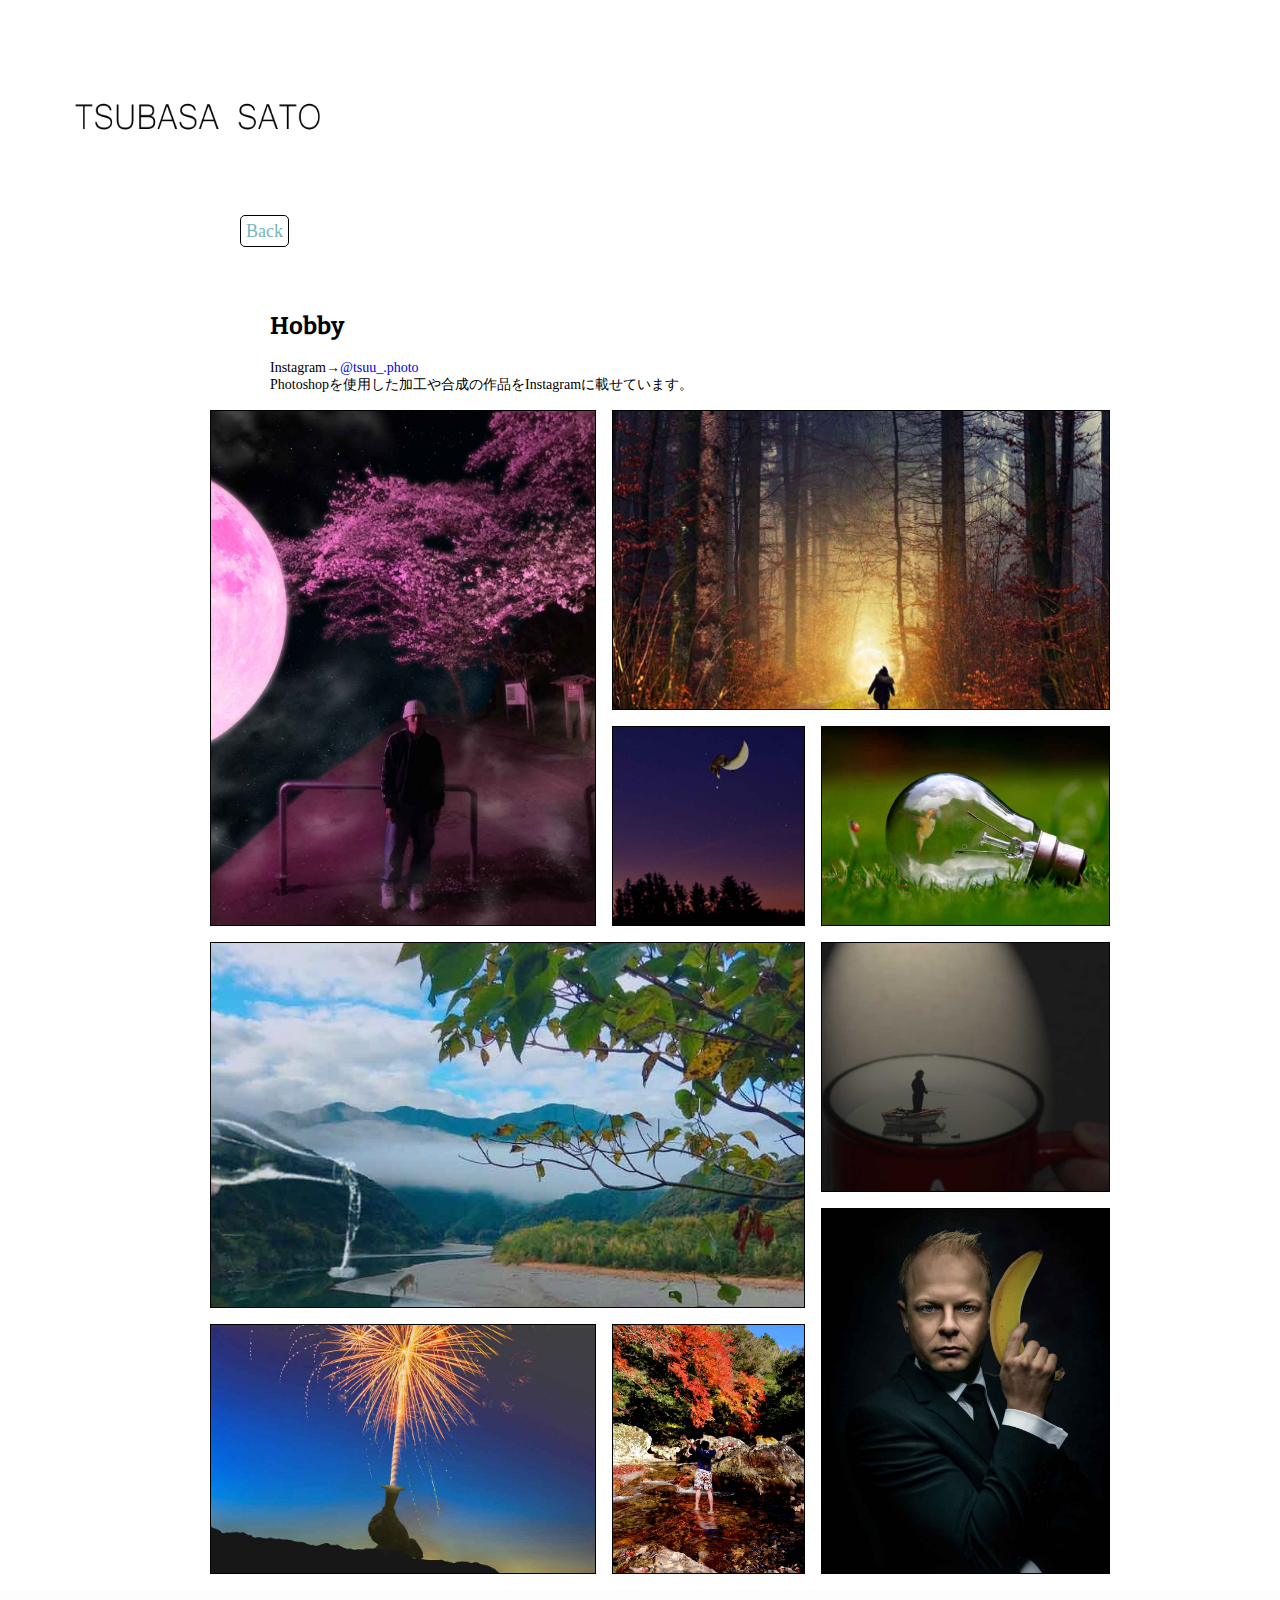
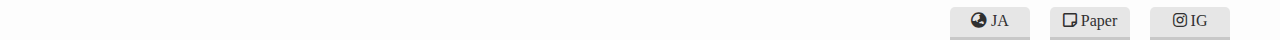
<file: hobby.html>
<!DOCTYPE html>
<html lang="ja">
<head>
  <meta charset="UTF-8">
  <title>Hobby</title>
  <meta name="description" content="佐藤翼のポートフォリオ。hobbyのページです。">
  <link rel="stylesheet" href="style.css">
  <meta name="viewport" content="width=device-width">
  <link href="https://use.fontawesome.com/releases/v5.6.1/css/all.css" rel="stylesheet">
  <link href="https://fonts.googleapis.com/css2?family=Bitter:wght@300&display=swap" rel="stylesheet">
  <link rel="icon" href="icon.png">
</head>
<body>
  <div class="boxA">
    <div class="site">
    <h1><a href="index.html"><img src="top.png" alt="TSUBASA SATOのポートフォリオページのロゴ" width="250" height="33"></a></h1>
    </div>
  </div>

  <article class="boxB">
   <div class="back">
    <a href="index.html">Back</a>
   </div>

    <div class="hobbypage">
    <h2>Hobby</h2>
    <p>Instagram→<a href="https://www.instagram.com/tsuu_.photo">@tsuu_.photo</a><br>
    Photoshopを使用した加工や合成の作品をInstagramに載せています。</p>
    </div>
  </article>

  <div class="sakuhin">
    <ul>
    <li class="la_1"><span>1</span></li>
    <li class="la_2"><span>2</span></li>
    <li class="la_3"><span>3</span></li>
    <li class="la_4"><span>4</span></li>
    <li class="la_5"><span>5</span></li>
    <li class="la_6"><span>6</span></li>
    <li class="la_7"><span>7</span></li>
    <li class="la_8"><span>8</span></li>
    <li class="la_9"><span>9</span></li>
</ul>
  </div>

     <div class="box3">
	 
	 <div class="box3-0">
        <a href="japanese/index.html" target="_blank">
        <div class="ja">
          <i class="fas fa-globe-asia"></i> JA
        </div>
        </a>
       </div>
	 
       <div class="box3-1">
        <a href="paper.pdf" target="_blank">
        <div class="me">  
	<i class="far fa-sticky-note"></i> Paper
        </div>
        </a>
       </div>
 
       <div class="box3-2">
        <a href="https://www.instagram.com/tsuu_.photo" target="_blank">
        <div class="ig">
          <i class="fab fa-instagram"></i> IG
        </div>
        </a>
       </div>
	   
     </div>
</body>
</html>
</file>
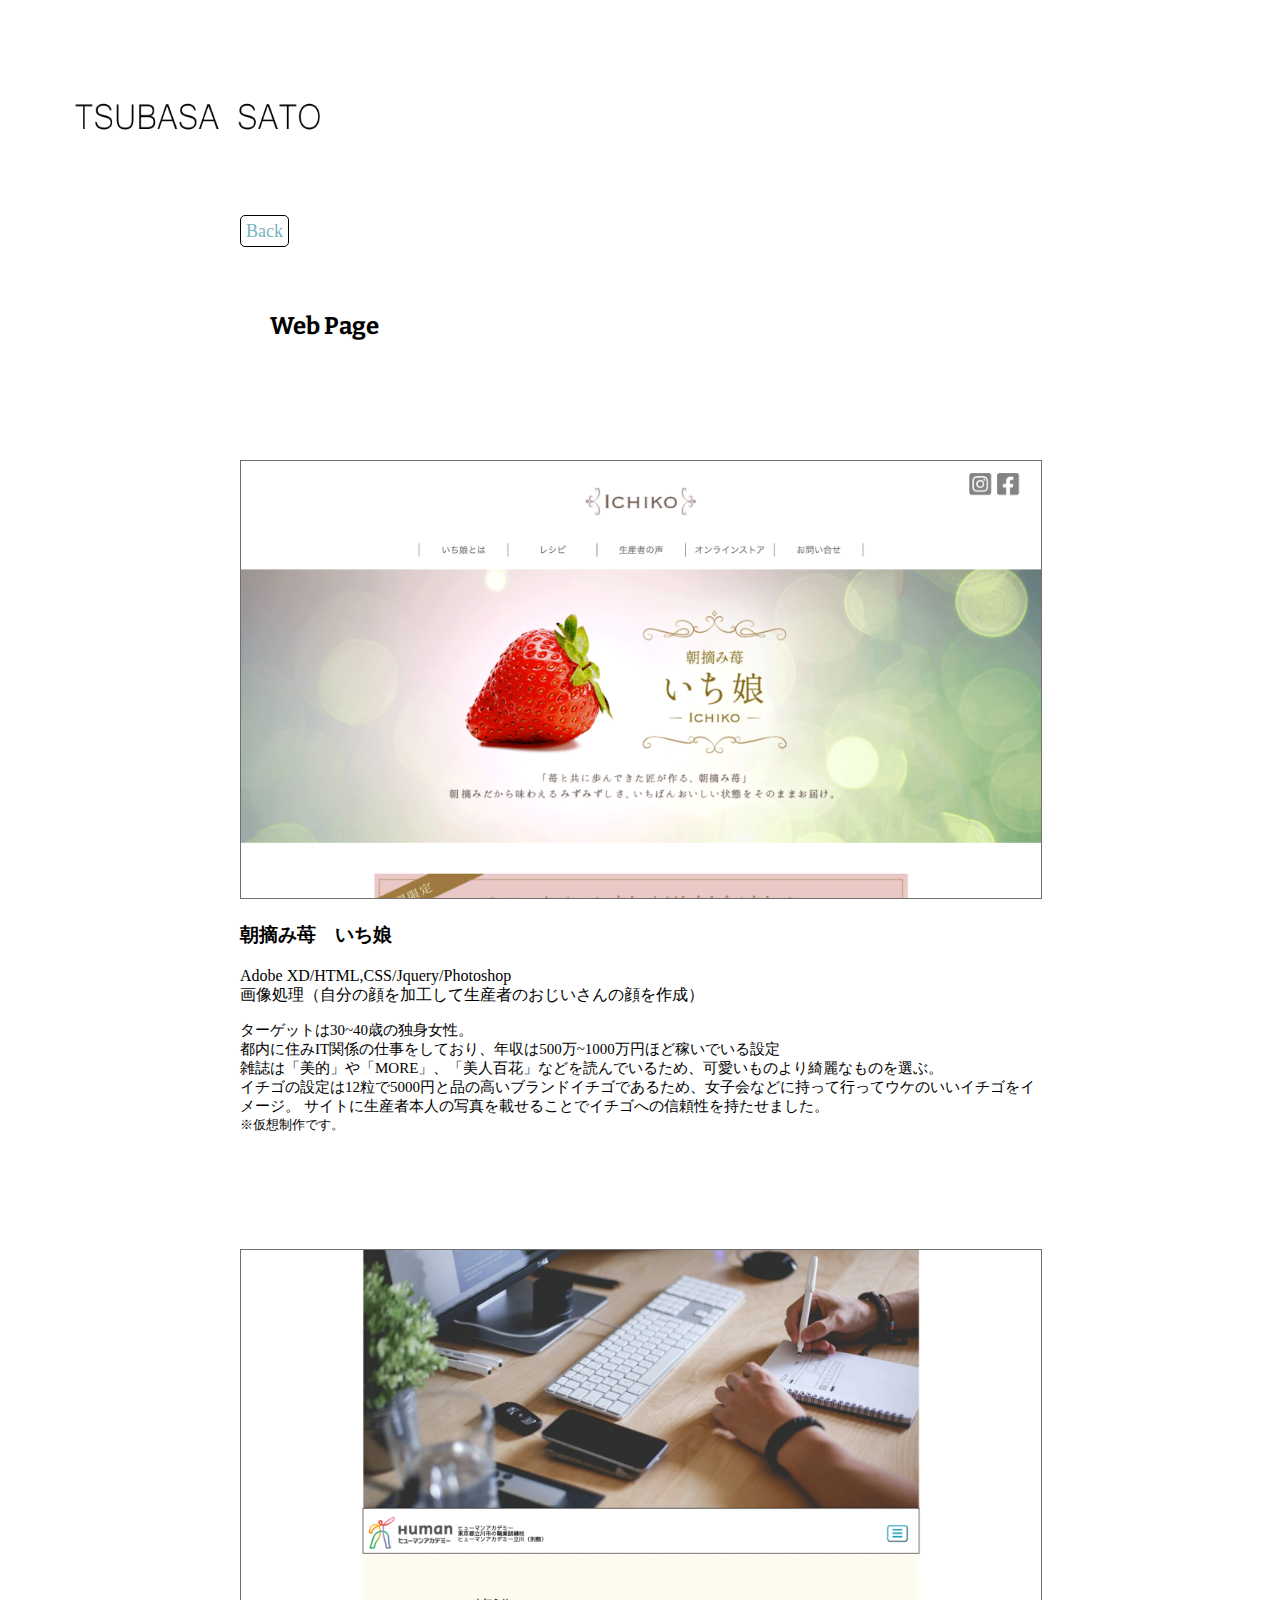
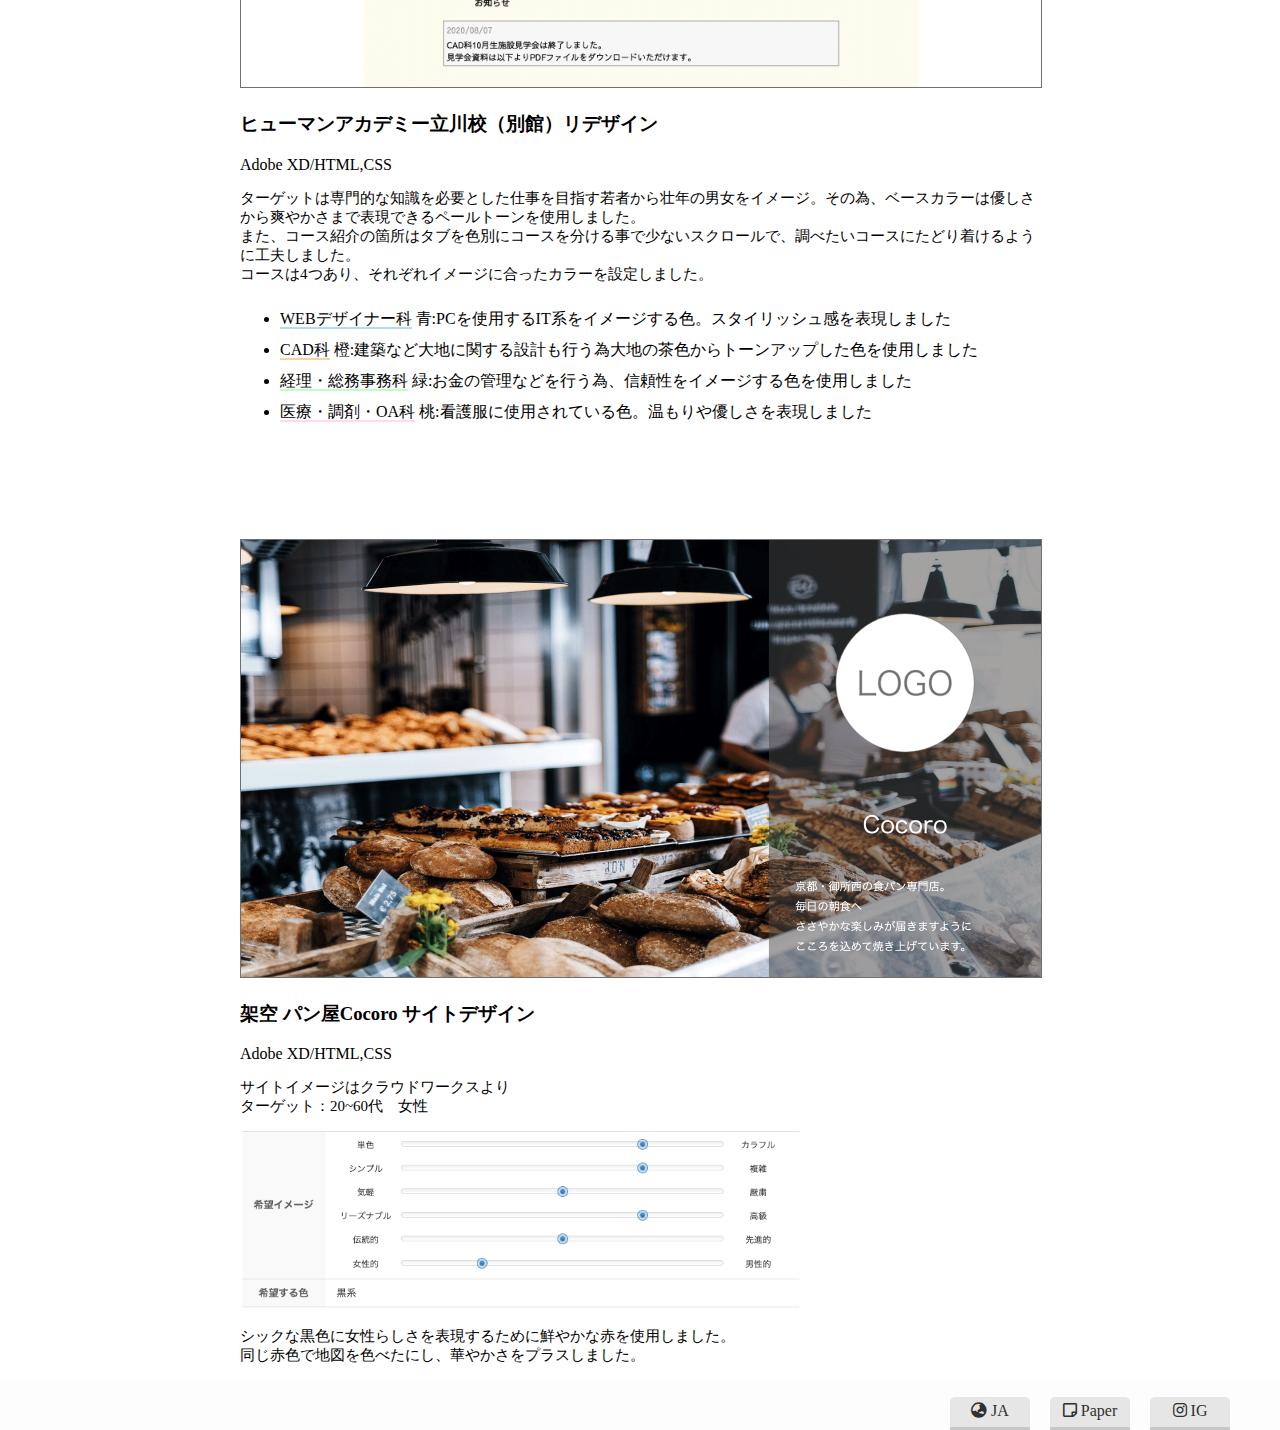
<file: lp.html>
<!DOCTYPE html>
<html lang="ja">
<head>
  <meta charset="UTF-8">
  <title>Web Page</title>
  <meta name="description" content="佐藤翼のポートフォリオ。Webのページです。">
  <link rel="stylesheet" href="style.css">
  <meta name="viewport" content="width=device-width">
  <link href="https://use.fontawesome.com/releases/v5.6.1/css/all.css" rel="stylesheet">
  <link href="https://fonts.googleapis.com/css2?family=Bitter:wght@300&display=swap" rel="stylesheet">
  <link rel="icon" type="image/png" href="icon.png">
</head>
<body>
  <div class="boxA">
    <div class="site">
    <h1><a href="index.html"><img src="top.png" alt="TSUBASA SATOのポートフォリオページのロゴ" width="250" height="33"></a></h1>
    </div>
  </div>

<div class="boxB">
  <div class="back">
    <a href="index.html">Back</a>
   </div>

  <h2>Web Page</h2>
  
  <article class="human">
  <a href="https://ichiko.netlify.app"><img src="ichiko.png" alt="いち娘サイトのスクリーンショットです。"></a>
  <h3>朝摘み苺　いち娘</h3>
  <div class="shiyou-soft">Adobe XD/HTML,CSS/Jquery/Photoshop<br>
  画像処理（自分の顔を加工して生産者のおじいさんの顔を作成）</div>
  
  <p>ターゲットは30~40歳の独身女性。<br>
  都内に住みIT関係の仕事をしており、年収は500万~1000万円ほど稼いでいる設定<br>
  雑誌は「美的」や「MORE」、「美人百花」などを読んでいるため、可愛いものより綺麗なものを選ぶ。<br>
  イチゴの設定は12粒で5000円と品の高いブランドイチゴであるため、女子会などに持って行ってウケのいいイチゴをイメージ。
  サイトに生産者本人の写真を載せることでイチゴへの信頼性を持たせました。<br>
  <small>※仮想制作です。</small></p>
  
  </article>
  
  <article class="human">
  <a href="Human-LP/tachikawa.html"><img src="human-screen.png" alt="ヒューマンアカデミー立川校のLPのスクリーンショットです。"></a>
  <h3>ヒューマンアカデミー立川校（別館）リデザイン</h3>
  <div class="shiyou-soft">Adobe XD/HTML,CSS</div>
  <p>ターゲットは専門的な知識を必要とした仕事を目指す若者から壮年の男女をイメージ。その為、ベースカラーは優しさから爽やかさまで表現できるペールトーンを使用しました。<br>
  また、コース紹介の箇所はタブを色別にコースを分ける事で少ないスクロールで、調べたいコースにたどり着けるように工夫しました。<br>
  コースは4つあり、それぞれイメージに合ったカラーを設定しました。</p>
     <div class="colors">
      <ul class="syoku">
      <li><span class="list-web">WEBデザイナー科</span><br>
      青:PCを使用するIT系をイメージする色。<br>スタイリッシュ感を表現しました</li>
      <li><span class="list-cad">CAD科</span><br>
      橙:建築など大地に関する設計も行う為<br>大地の茶色からトーンアップした色を使用しました</li>
      <li><span class="list-keiri">経理・総務事務科</span><br>
      緑:お金の管理などを行う為、<br>信頼性をイメージする色を使用しました</li>
      <li><span class="list-iryou">医療・調剤・OA科</span><br>
      桃:看護服に使用されている色。<br>温もりや優しさを表現しました</li>
      </ul>
      
     </div>
  </article>
  
    <article class="human">
  <a href="Cocoro/index.html"><img src="cocoro-screen.png" alt="パン屋cocoroページのスクリーンショットです。"></a>
  <h3>架空 パン屋Cocoro サイトデザイン</h3>
  <div class="shiyou-soft">Adobe XD/HTML,CSS</div>
  <p>サイトイメージはクラウドワークスより<br>
  ターゲット：20~60代　女性</p>
  <img src="cloud-pan.png" alt="サイトイメージの画像です。" class="cloud-image">
  <p>シックな黒色に女性らしさを表現するために鮮やかな赤を使用しました。<br>
  同じ赤色で地図を色べたにし、華やかさをプラスしました。
  </p>
  </article>
  
 </div>
 
 <div class="box3">
	 
	 <div class="box3-0">
        <a href="japanese/index.html" target="_blank">
        <div class="ja">
          <i class="fas fa-globe-asia"></i> JA
        </div>
        </a>
       </div>
	 
       <div class="box3-1">
        <a href="paper.pdf" target="_blank">
        <div class="me">  
	<i class="far fa-sticky-note"></i> Paper
        </div>
        </a>
       </div>
 
       <div class="box3-2">
        <a href="https://www.instagram.com/tsuu_.photo" target="_blank">
        <div class="ig">
          <i class="fab fa-instagram"></i> IG
        </div>
        </a>
       </div>
	   
     </div>
 
</body>
</html>
</file>
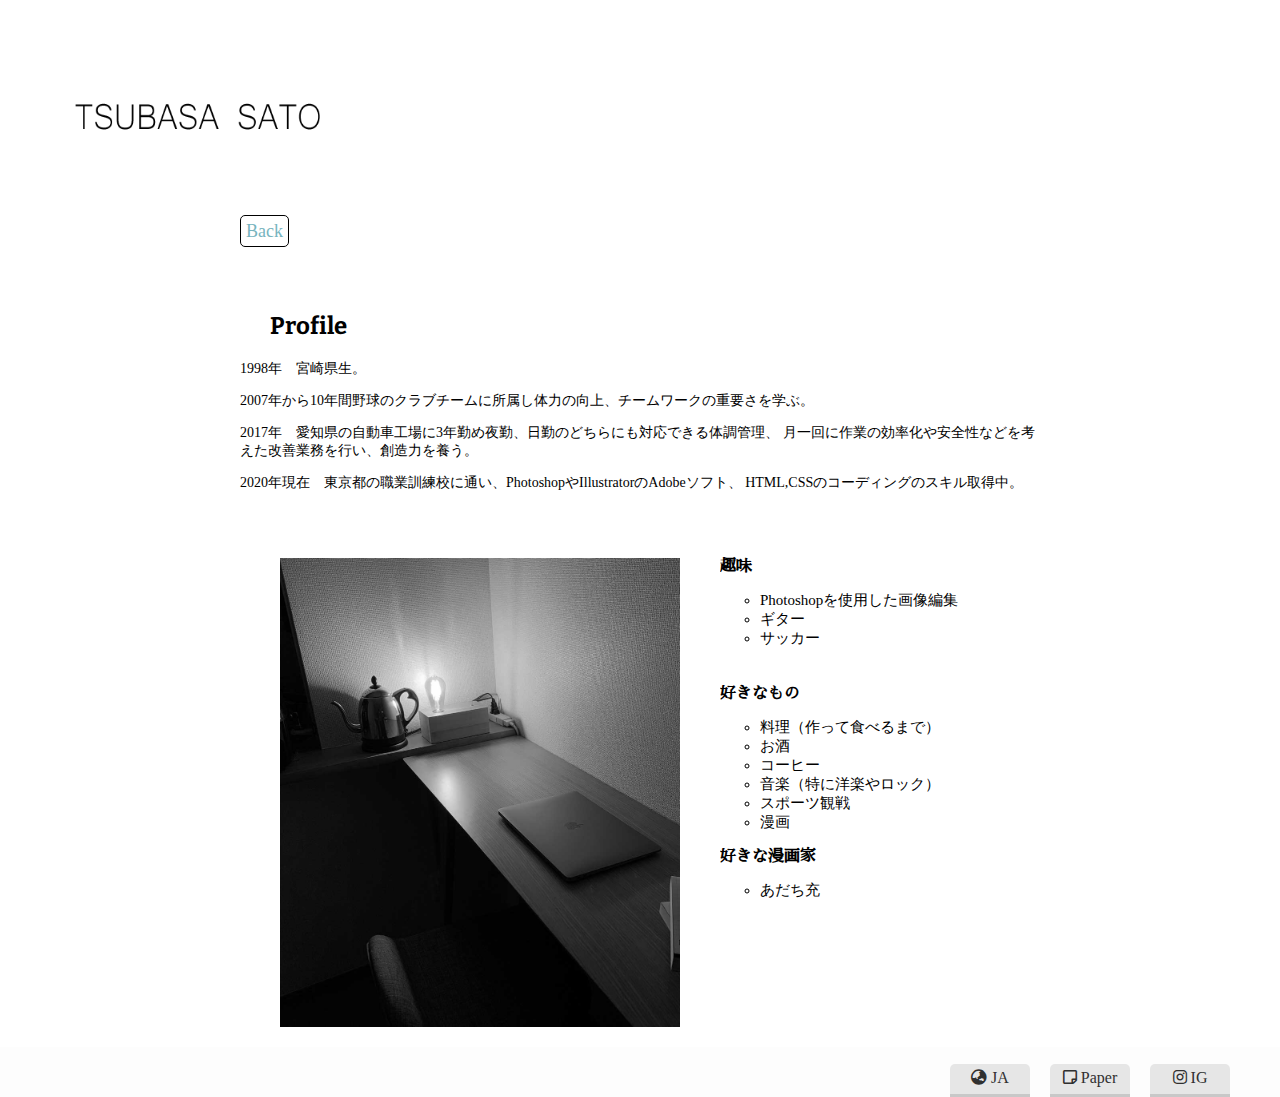
<file: me.html>
<!DOCTYPE html>
<html lang="ja">
<head>
  <meta charset="UTF-8">
  <title>Me</title>
  <meta name="description" content="佐藤翼のポートフォリオ。プロフィールページです。">
  <link rel="stylesheet" href="style.css">
  <meta name="viewport" content="width=device-width">
  <link href="https://use.fontawesome.com/releases/v5.6.1/css/all.css" rel="stylesheet">
  <link href="https://fonts.googleapis.com/css2?family=Bitter:wght@300&display=swap" rel="stylesheet">
  <link href="https://fonts.googleapis.com/css?family=Sawarabi+Mincho" rel="stylesheet">
  <link rel="icon" href="icon.png">
</head>
<body>
  <div class="boxA">
    <div class="site">
    <h1><a href="index.html"><img src="top.png" alt="TSUBASA SATOのポートフォリオページのロゴ" width="250" height="33"></a></h1>
    </div>
  </div>

  <div class="boxB">
   <div class="back">
    <a href="index.html">Back</a>
   </div>

    <article class="profile">
    <h2>Profile</h2>
     <section class="history">
     <p>1998年　宮崎県生。</p>
    <p>2007年から10年間野球のクラブチームに所属し体力の向上、チームワークの重要さを学ぶ。</p>
    <p>2017年　愛知県の自動車工場に3年勤め夜勤、日勤のどちらにも対応できる体調管理、
       月一回に作業の効率化や安全性などを考えた改善業務を行い、創造力を養う。</p>
    <p>2020年現在　東京都の職業訓練校に通い、PhotoshopやIllustratorのAdobeソフト、
       HTML,CSSのコーディングのスキル取得中。</p>
     </section>
     <figure class="workspeace">
     <img src="workspeace.jpg" alt="自分の部屋のワークスペースの画像">
     </figure>

     <div class="syumi">
     <h3>趣味</h3>
      <ul>
      <li>Photoshopを使用した画像編集</li>
      <li>ギター</li>
      <li>サッカー</li>
      </ul>　
     </div>
  
     <div class="like">
     <h3>好きなもの</h3>
      <ul>
      <li>料理（作って食べるまで）</li>
      <li>お酒</li>
      <li>コーヒー</li>
      <li>音楽（特に洋楽やロック）</li>
      <li>スポーツ観戦</li>
      <li>漫画</li>
      </ul>
     </div>
    
     <div class="manga">
     <h3>好きな漫画家</h3>
      <ul>
      <li>あだち充</li>
      </ul>
     </div>
    </article>
   </div>
  
     <div class="box3">
	 
	 <div class="box3-0">
        <a href="japanese/index.html" target="_blank">
        <div class="ja">
          <i class="fas fa-globe-asia"></i> JA
        </div>
        </a>
       </div>
	 
       <div class="box3-1">
        <a href="paper.pdf" target="_blank">
        <div class="me">  
	<i class="far fa-sticky-note"></i> Paper
        </div>
        </a>
       </div>
 
       <div class="box3-2">
        <a href="https://www.instagram.com/tsuu_.photo" target="_blank">
        <div class="ig">
          <i class="fab fa-instagram"></i> IG
        </div>
        </a>
       </div>
	   
     </div>
	 
</body>
</html>
</file>
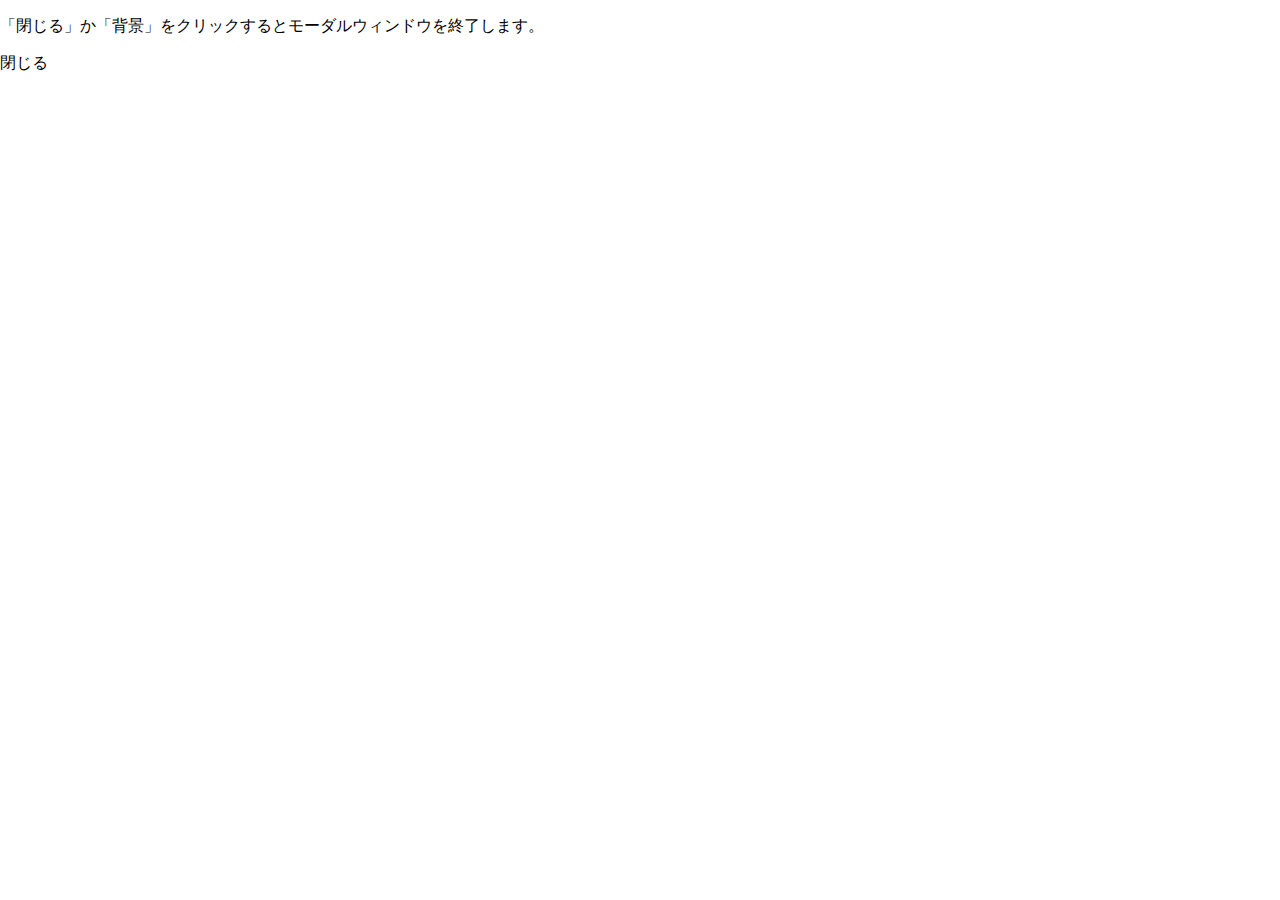
<file: modal.html>
<!DOCTYPE html>
<html lang="ja">
<head>
  <meta charset="UTF-8">
  <title>TSUBASA SATO</title>
  <meta name="description" content="佐藤翼のポートフォリオです">
  <link rel="stylesheet" href="style.css">
  <meta name="viewport" content="width=device-width">
  <link href="https://use.fontawesome.com/releases/v5.6.1/css/all.css" rel="stylesheet">
</head>
<body>
  <div id="modal-content">
	<p>「閉じる」か「背景」をクリックするとモーダルウィンドウを終了します。</p>
	<p><a id="modal-close" class="button-link">閉じる</a></p>
</div>

<div id="modal-overlay"></div>

 
</body>
</html>
</file>
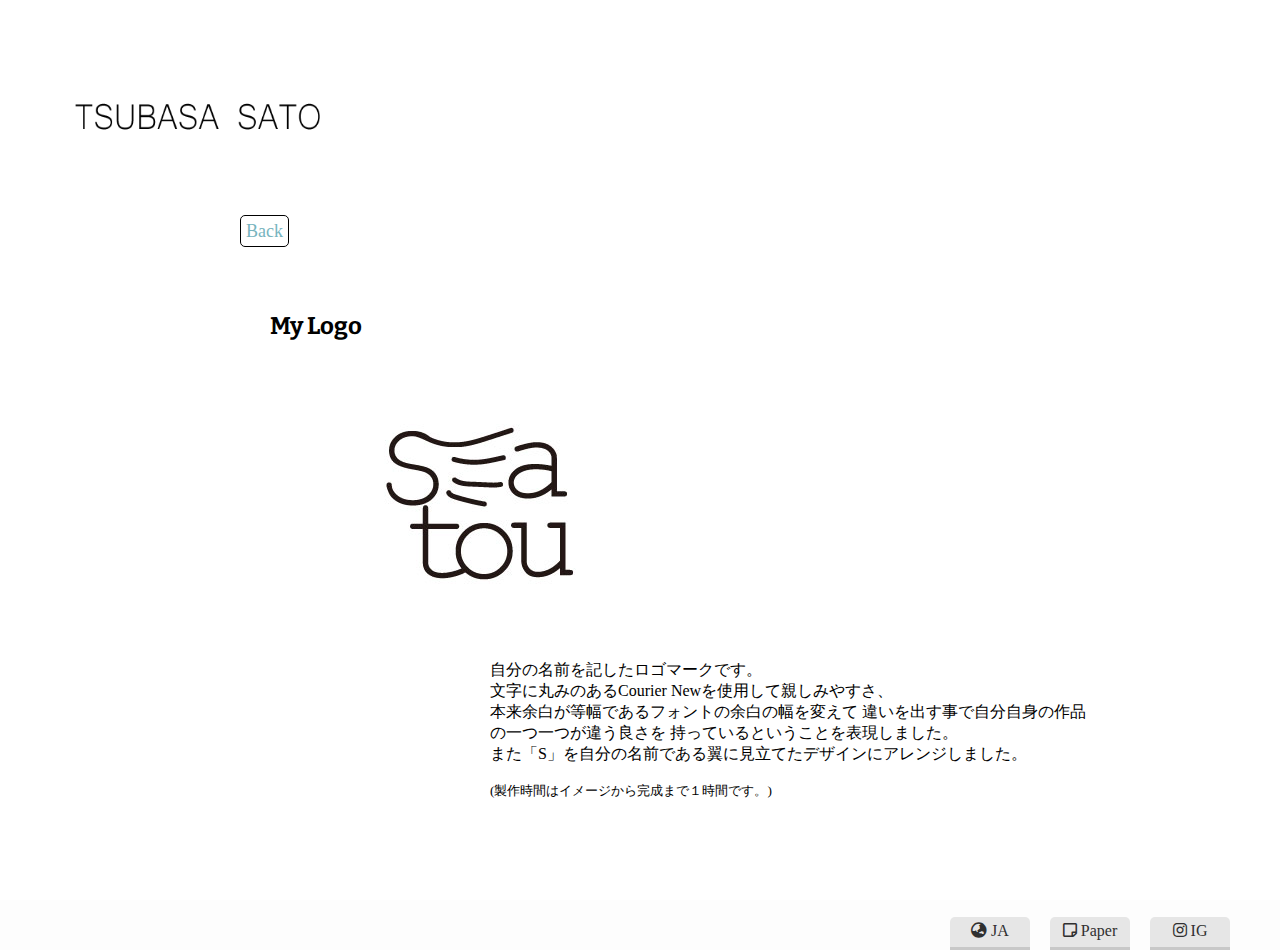
<file: mylogo.html>
<!DOCTYPE html>
<html lang="ja">
<head>
  <meta charset="UTF-8">
  <title>MyLogo</title>
  <meta name="description" content="佐藤翼のポートフォリオ。mylogoのページです。">
  <link rel="stylesheet" href="style.css">
  <meta name="viewport" content="width=device-width">
  <link href="https://use.fontawesome.com/releases/v5.6.1/css/all.css" rel="stylesheet">
  <link href="https://fonts.googleapis.com/css2?family=Bitter:wght@300&display=swap" rel="stylesheet">
  <link rel="icon" href="icon.png">
</head>
<body>
  <div class="boxA">
    <div class="site">
    <h1><a href="index.html"><img src="top.png" alt="TSUBASA SATOのポートフォリオページのロゴ" width="250" height="33"></a></h1>
    </div>
  </div>

  <div class="boxB">
   <div class="back">
    <a href="index.html">Back</a>
   </div>

    <article class="mylogopage">
    <h2>My Logo</h2>
    <img src="mylogo.jpg" alt="佐藤翼のロゴマークです" >
       <p>自分の名前を記したロゴマークです。<br>
       文字に丸みのあるCourier Newを使用して親しみやすさ、<br>
       本来余白が等幅であるフォントの余白の幅を変えて
       違いを出す事で自分自身の作品の一つ一つが違う良さを
       持っているということを表現しました。<br>
       また「S」を自分の名前である翼に見立てたデザインにアレンジしました。</p>
       <p><small>(製作時間はイメージから完成まで１時間です。)</small></p>
    </article>
  </div>

     <div class="box3">
	 
	 <div class="box3-0">
        <a href="japanese/index.html" target="_blank">
        <div class="ja">
          <i class="fas fa-globe-asia"></i> JA
        </div>
        </a>
       </div>
	 
       <div class="box3-1">
        <a href="paper.pdf" target="_blank">
        <div class="me">  
	<i class="far fa-sticky-note"></i> Paper
        </div>
        </a>
       </div>
 
       <div class="box3-2">
        <a href="https://www.instagram.com/tsuu_.photo" target="_blank">
        <div class="ig">
          <i class="fab fa-instagram"></i> IG
        </div>
        </a>
       </div>
	   
     </div>

</body>
</html>
</file>
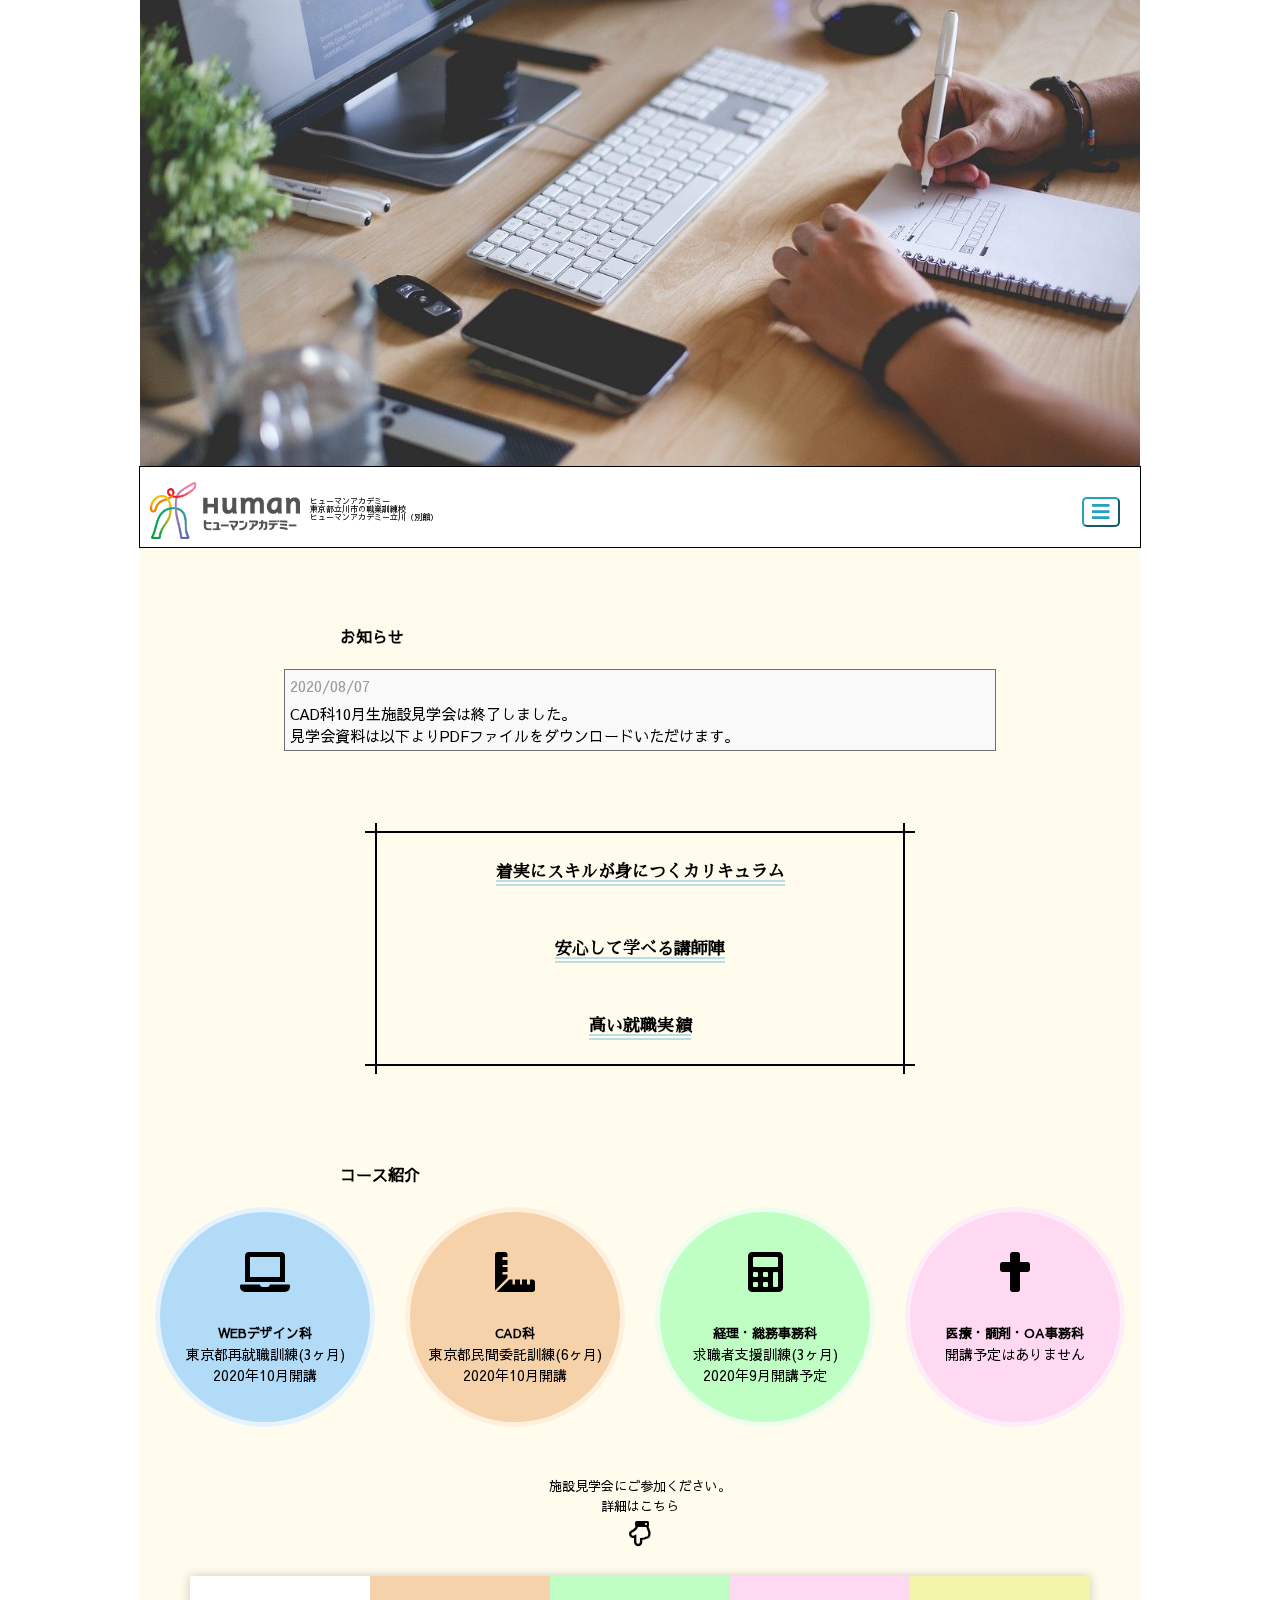
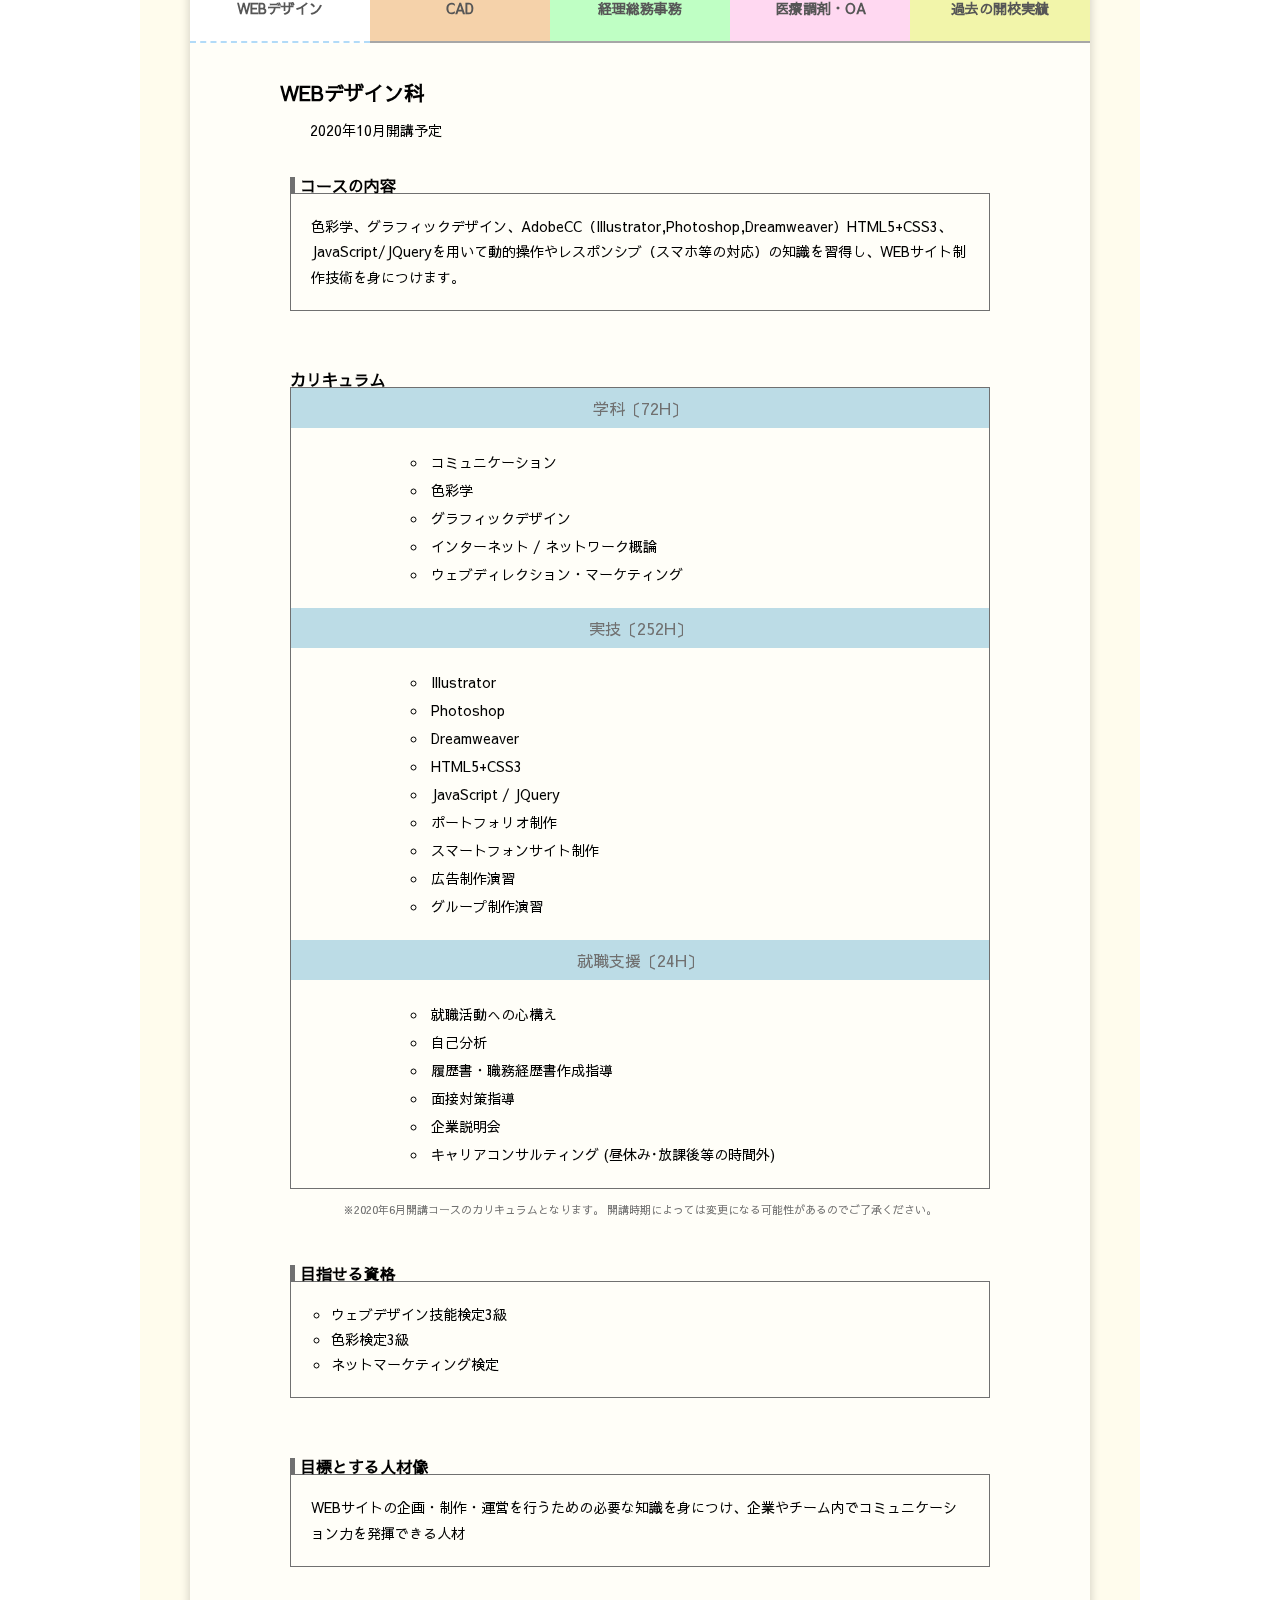
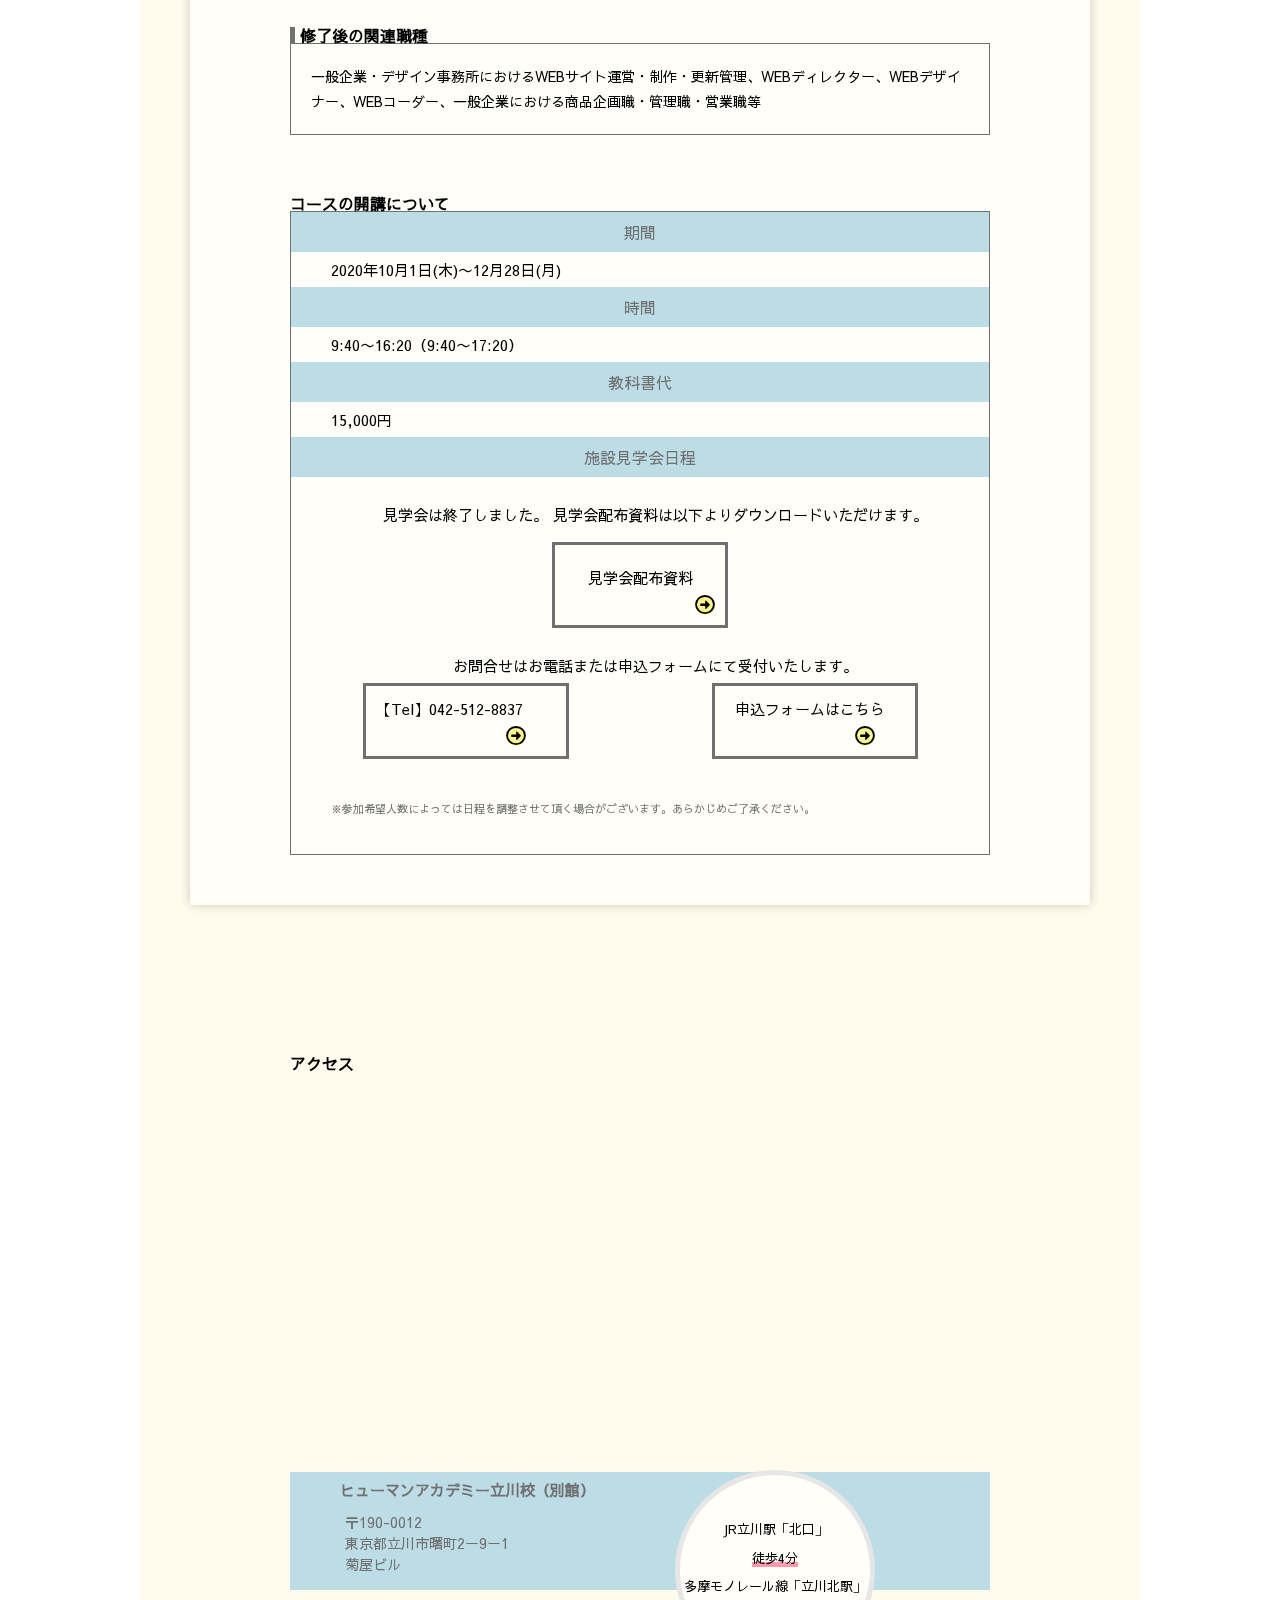
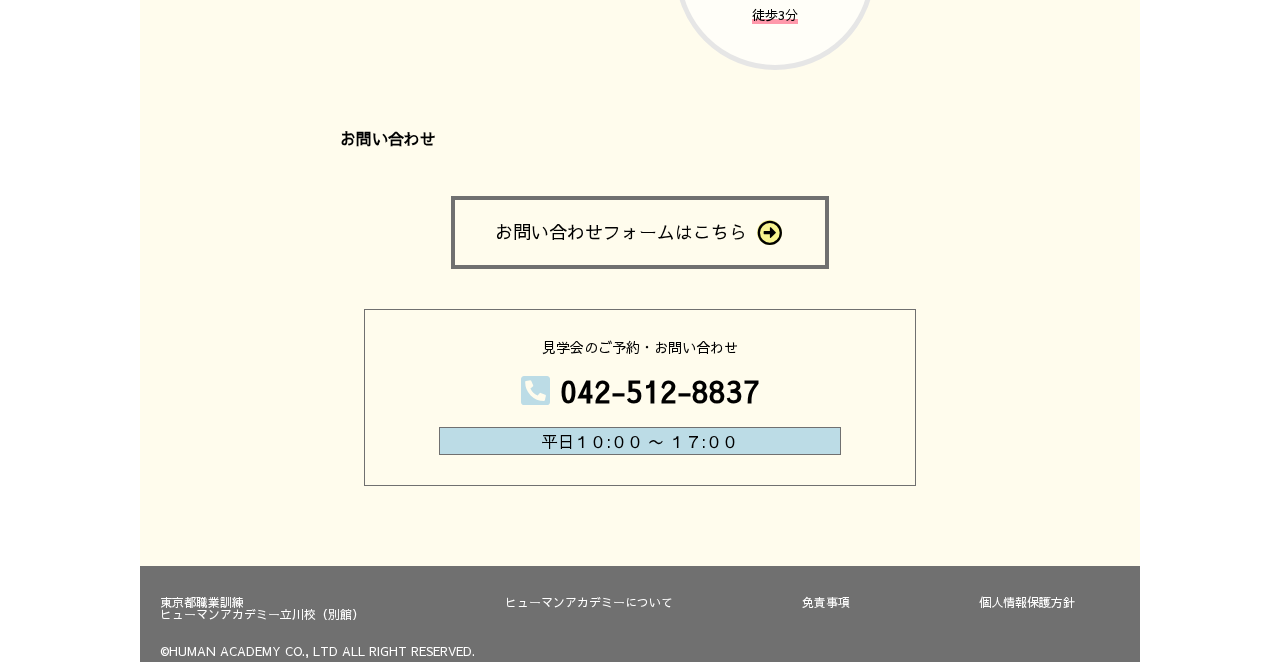
<file: Human-LP/tachikawa.html>
<!doctype html>
<html>
<head>
<meta charset="UTF-8">
<meta name="viewport" content="width=device-width">
<meta name="Description" content="">
<title>東京都立川市の職業訓練校 | ヒューマンアカデミー立川校（別館）</title>
<!-- css -->
  <link rel="stylesheet" href="doctor.css">
  <link href="https://fonts.googleapis.com/css?family=Sawarabi+Mincho" rel="stylesheet">
  <link href="https://fonts.googleapis.com/css?family=Sawarabi+Gothic" rel="stylesheet">
  <link href="style.css" rel="stylesheet">
  <link href="https://use.fontawesome.com/releases/v5.6.1/css/all.css" rel="stylesheet">
  <link href="https://use.fontawesome.com/releases/v5.0.0/css/all.css" rel="stylesheet">
  <link href="https://use.fontawesome.com/releases/v5.10.1/css/all.css" rel="stylesheet">
  <link rel="icon" type="image/png" href="images/icon.png">
<script src="https://ajax.googleapis.com/ajax/libs/jquery/3.5.1/jquery.min.js"></script>
<script>
$(function(){

  $("#menubtn").click(function(){
    $("#list").slideToggle();
  });

});

</script>

</head>
<body>
<figure class="catch center"><img src="images/table.jpg" alt="アイキャッチ画像です"></figure>

<!-- ヘッダー ここから -->
<header id="header" class="center">
<div class="top">
<h1><img class="logo" src="images/logo.gif" alt="ヒューマンアカデミー"></h1>

<p class="name">ヒューマンアカデミー<br>
東京都立川市の職業訓練校<br>
ヒューマンアカデミー立川（別館）</p>
</div><!--top-->

<!-- メニュー ここから -->
<div class="menu">
  <button type="button" id="menubtn">
  <i class="fas fa-bars"></i><span>MENU</span>
  </button>
</div>

<nav class="list" id="list">
<ul>
<li class="item"><a class="item-button" href="#news">お知らせ</a></li>
<li class="item"><a class="item-button" href="#syoukai">コース紹介</a></li>
<li class="item"><a class="item-button" href="#location">アクセス</a></li>
<li class="item"><a class="item-button" href="#otoiawase">お問い合わせ</a></li>
</ul>
</nav>
<!-- メニュー ここまで-->

</header>
<!-- ヘッダー ここまで -->

<!-- お知らせ ここから -->
<div class="index-news center" id="news">
 <h2>お知らせ</h2>
 <div class="box_srcollbar center">
<time datetime="2020-08-07">2020/08/07</time>
<div class="text">CAD科10月生施設見学会は終了しました。<br>
見学会資料は以下よりPDFファイルをダウンロードいただけます。<br>
→<a href="#">施設見学配布資料</a><br>
ご質問は<a href="#otoiawase">お電話</a>または<a href="#otoiawase">お問い合わせフォーム</a>よりお問い合わせください。</div>
<time datetime="2020-08-06">2020/08/06</time>
<div class="text">WEBデザイン科10月生施設見学会は終了しました。<br>
見学会資料は以下よりPDFファイルをダウンロードいただけます。<br>
→施設見学配布資料<br>
ご質問はお電話またはお問い合わせフォームよりお問い合わせください。</div>
<time datetime="2020-03-12">2020/03/12</time>
<div class="text">東京都再就職促進訓練室より
新型コロナウイルス感染拡大防止対策を要請されています。
手洗い・うがい・咳エチケット等にご協力をお願いします。</div>
</div>
</div>
<!--　お知らせ　ここまで -->

<div class="center">
<div class="hukidasi ">
<p><span class="under">着実にスキルが身につくカリキュラム</span></p>
<p><span class="under">安心して学べる講師陣</span></p>
<p><span class="under">高い就職実績</span></p>
</div>
</div>

<!-- コース紹介　ここから-->
<div class="syoukai center" id="syoukai">
<h2>コース紹介</h2>
<div class="course">

<div class="web-course">

<i class="fas fa-laptop"></i>

<p><strong>webデザイン科</strong><br>
東京都再就職訓練(3ヶ月)<br>
2020年10月開講</p>
</div>

<div class="cad-course">

<i class="fas fa-ruler-combined"></i>
<p><strong>cad科</strong><br>
東京都民間委託訓練(6ヶ月)<br>
2020年10月開講</p>
</div>

<div class="keiri-course">

<i class="fas fa-calculator"></i>
<p><strong>経理・総務事務科</strong><br>
求職者支援訓練(3ヶ月)<br>
2020年9月開講予定</p>
</div>

<div class="iryou-course">

<i class="fas fa-cross"></i>
<p><strong>医療・調剤・OA事務科</strong><br>
開講予定はありません</p>
</div>

</div>

</div>
<!-- コース紹介　ここまで-->

<div class="chukan center">
<p>施設見学会にご参加ください。<br>詳細はこちら</p>
<i class="far fa-hand-point-down"></i>
</div>

<!--コース詳細 -->
<div class="center">
<div class="tabs">
  <input id="web" type="radio" name="tab_item" checked>
  <label class="web-tab tab_item" for="web">web<br>デザイン</label>
  
  <input id="cad" type="radio" name="tab_item">
  <label class="cad-tab tab_item" for="cad">cad</label>
  
  <input id="keiri" type="radio" name="tab_item">
  <label class="keiri-tab tab_item" for="keiri">経理<br>総務事務</label>
  
  <input id="iryou" type="radio" name="tab_item">
  <label class="iryou-tab tab_item" for="iryou">医療<br>調剤・OA</label>
  
  <input id="kako" type="radio" name="tab_item">
  <label class="kako-tab tab_item" for="kako">過去の<br>開校実績</label>
  
  <div class="tab_content" id="web_content">
    <div class="tab_content_description">
    
      <!-- タブ内 ここから-->
      <div class="intab">
       <h3>webデザイン科</h3>
       <div class="sm-news">
       <p>2020年10月開講予定</p>
       </div>
       
      <!-- 内容ここから -->
      <div class="naiyou">
      
      <div class="category">
       <h4>コースの内容</h4>
       
       <p>色彩学、グラフィックデザイン、AdobeCC（Illustrator,Photoshop,Dreamweaver）HTML5+CSS3、JavaScript/jQueryを用いて動的操作やレスポンシブ（スマホ等の対応）の知識を習得し、WEBサイト制作技術を身につけます。</p>
       </div>

       <h4>カリキュラム</h4>
       <div class="hyou">
        <h5>学科〔72H〕</h5>
        <ul>
        <li>コミュニケーション</li>
        <li>色彩学</li>
        <li>グラフィックデザイン</li>
        <li>インターネット / ネットワーク概論</li>
        <li>ウェブディレクション・マーケティング</li>
        </ul>
        
        <h5>実技〔252H〕</h5>
        <ul>
        <li>Illustrator</li>
        <li>Photoshop</li>
        <li>Dreamweaver</li>
        <li>HTML5+CSS3</li>
        <li>JavaScript / jQuery</li>
        <li>ポートフォリオ制作</li>
        <li>スマートフォンサイト制作</li>
        <li>広告制作演習</li>
        <li>グループ制作演習</li>
        </ul>
        
        <h5>就職支援〔24H〕</h5>
        <ul>
        <li>就職活動への心構え</li>
        <li>自己分析</li>
        <li>履歴書・職務経歴書作成指導</li>
        <li>面接対策指導</li>
        <li>企業説明会</li>
        <li>キャリアコンサルティング<br>
        (昼休み･放課後等の時間外)</li>
        </ul>
        </div>
        
        <p class="hyou-sita"><small>※2020年6月開講コースのカリキュラムとなります。<br>
        開講時期によっては変更になる可能性があるのでご了承ください。</small></p>
        
        
        <div class="category">
        <h4>目指せる資格</h4>
        <ul>
        <li>ウェブデザイン技能検定3級</li>
        <li>色彩検定3級</li>
        <li>ネットマーケティング検定</li>
        </ul>
        </div>
        
        <div class="category">
        <h4>目標とする人材像</h4>
        <p>WEBサイトの企画・制作・運営を行うための必要な知識を身につけ、企業やチーム内でコミュニケーション力を発揮できる人材</p>
        </div>

        <div class="category">
        <h4>修了後の関連職種</h4>
        <p>一般企業・デザイン事務所におけるWEBサイト運営・制作・更新管理、WEBディレクター、WEBデザイナー、WEBコーダー、一般企業における商品企画職・管理職・営業職等</p>
        </div>

        <h4>コースの開講について</h4>
        <div class="hyou">
        <h5>期間</h5>
        <p>2020年10月1日(木)〜12月28日(月)</p>
        
        <h5>時間</h5>
        <p>9:40〜16:20（9:40〜17:20）</p>
        
        <h5>教科書代</h5>
        <p>15,000円</p>
        
        <!--見学日程ここから-->
        <h5>施設見学会日程</h5>
        <div class="kengaku">
        <p>見学会は終了しました。<br>
           見学会配布資料は以下よりダウンロードいただけます。</p>
        <div class="shiryou">
         <p>見学会配布資料</p>
         <i class="far fa-arrow-alt-circle-right"></i>
        </div>
        </div>
        
        <!--連絡ここから　-->
        <div class="renraku">
        <p class="jizen">お問合せはお電話または申込フォームにて受付いたします。</p>
        
        <div class="renraku-hou">
        
        <div class="tel">
        <div>【Tel】042-512-8837</div>
        <i class="far fa-arrow-alt-circle-right"></i>
        </div>
        
        <div class="foam">
        <div>申込フォームはこちら</div>
        <i class="far fa-arrow-alt-circle-right"></i>
        </div>
        
        </div>
        <!-- 連絡方法ここまで -->
        <p class="renreku-sita"><small>※参加希望人数によっては日程を調整させて頂く場合がございます。あらかじめご了承ください。</small></p>
        </div>
        <!-- 連絡ここまで -->
        </div>
        <!--表ここまで -->
        </div>
        <!-- 内容ここまで-->
      </div>
        <!--タブ内ここまで-->
        
      </div><!--webコース紹介-->
  
  </div>
  <div class="tab_content" id="cad_content">
    <div class="tab_content_description">
    
      <!-- タブ内 ここから-->
      <div class="intab">
       <h3>cad科</h3>
       <div class="sm-news">
       <p>2020年10月開講予定</p>
       </div>
       
      <!-- 内容ここから -->
      <div class="naiyou">
      
      <div class="category">
       <h4>コースの内容</h4>
       
       <p>機械･電気と建築の主たる2分野を手描きから2次元cadによる製図まで演習を通して実務レベルで学びます。また製図版や定規を用いて製図を行うことで仕事に必要な図面の理解力を高め、cadの操作スキルを上げています。<br>
       加えてより深く習得するために、各分野の工法･構造等の基礎知識も合せて学びます。
       異業種からの転職、手に職を付けたい、離職後のブランクが長いといった初学者であっても、6ヶ月間で着実に基本スキルを身に付ける十分なカリキュラムです。</p>
       </div>

       <h4>カリキュラム</h4>
       <div class="hyou">
        <h5>学科〔232H〕</h5>
        <ul>
        <li>安全衛生</li>
        <li>労働教育</li>
        <li>機械・電気概論</li>
        <li>基本製図</li>
        <li>機械・電気製図</li>
        <li>建築製図</li>
        </ul>
        
        <h5>実技〔368H〕</h5>
        <ul>
        <li>cadスケッチI・II</li>
        <li>cad基本製図</li>
        <li>cad機械・電気製図</li>
        <li>cad建築製造</li>
        <li>文章作成ソフト実習</li>
        <li>表計算ソフト実習</li>
        </ul>
        
        <h5>就職支援〔48H〕</h5>
        <ul>
        <li>就職活動のしかた</li>
        <li>自己分析</li>
        <li>応募書類の作成</li>
        <li>面接対策</li>
        <li>企業説明会</li>
        <li>キャリアコンサルティング<br>
        (昼休み･放課後等の時間外)</li>
        </ul>
        </div>
        
        <p class="hyou-sita"><small>※2020年4月開講コースのカリキュラムとなります。<br>
        開講時期によっては変更になる可能性があるのでご了承ください。</small></p>
        
        
        <div class="category">
        <h4>目指せる資格</h4>
        <ul>
        <li>cad利用技術者試験2級</li>
        </ul>
        </div>
        
        <div class="category">
        <h4>目標とする人材像</h4>
        <p>Auto cadの実践操作スキルだけでなく、機械･電気、建築各分野の基礎知識を身につけ、その職種で長く就労できる人材</p>
        </div>

        <div class="category">
        <h4>修了後の関連職種</h4>
        <p>機械･電気及び建築･設備各分野のメーカー、設計請負会社のオペレーター、施工管理･設計事務所･地場工務店等での設計補助等cadスキルを必要とする業界の設計･開発補助、コーディネーター、営業職等</p>
        <small>※上記以外にも鉄道会社･リフォーム会社･造園等のエクステリア･測量･家具･厨房機器<br>
        等の業界で就職実績があります。</small>
        
        </div>

        <h4>コースの開講について</h4>
        <div class="hyou">
        <h5>期間</h5>
        <p>2020年10月1日(木)〜2021年3月28日(木)</p>
        
        <h5>時間</h5>
        <p>9:30〜17:00</p>
        
        <h5>教科書代</h5>
        <p>16,000円</p>
        
        <!--見学日程ここから-->
        <h5>施設見学会日程</h5>
        <div class="kengaku">
        <p>見学会は終了しました。<br>
           見学会配布資料は以下よりダウンロードいただけます。</p>
        <div class="shiryou">
         <p>見学会配布資料</p>
         <i class="far fa-arrow-alt-circle-right"></i>
        </div>
        </div>
        
        <!--連絡ここから　-->
        <div class="renraku">
        <p class="jizen">お問合せはお電話または申込フォームにて受付いたします。</p>
        
        <div class="renraku-hou">
        
        <div class="tel">
        <div>【TEL】042-512-8837</div>
        <i class="far fa-arrow-alt-circle-right"></i>
        </div>
        
        <div class="foam">
        <div>申込フォームはこちら</div>
        <i class="far fa-arrow-alt-circle-right"></i>
        </div>
        
        </div>
        <!-- 連絡方法ここまで -->
        <p class="renreku-sita"><small>※参加希望人数によっては日程を調整させて頂く場合がございます。あらかじめご了承ください。</small></p>
        </div>
        <!-- 連絡ここまで -->
        </div>
        <!--表ここまで -->
        </div>
        <!-- 内容ここまで-->
      </div>
        <!--タブ内ここまで-->
        
      </div><!--cadコース紹介-->
  
  </div>
  
    <div class="tab_content" id="keiri_content">
    <div class="tab_content_description">
    
      <!-- タブ内 ここから-->
      <div class="intab">
       <h3>経理・総務事務科</h3>
       <div class="sm-news">
       <p>2020年9月開講予定</p>
       </div>
       
      <!-- 内容ここから -->
      <div class="naiyou">
      
      <div class="category">
       <h4>コースの内容</h4>
       
       <p>簿記基本知識（3級レベル）から学習を行い、パソコン操作は基本的な文書作成、表計算、プレゼンテーション資料作成ができるスキルを身につけ、社会保険や給与事務（源泉徴収）、ビジネス法務基礎、消費税知識、会計ソフト操作を学ぶことで、経理・総務・労務・人事等、就職活動の間口を広げ、企業で必要不可欠な人材を目指します。</p>
       </div>

       <h4>カリキュラム</h4>
       <div class="hyou">
        <ul>
        <li>簿記基礎</li>
        <li>社会保険事務</li>
        <li>人事労務事務</li>
        <li>給与事務</li>
        <li>消費税法</li>
        <li>ビジネス事務法務</li>
        <li>安全衛生</li>
        <li>就職支援</li>
        <li>簿記演習</li>
        <li>社会保険事務演習</li>
        <li>文章作成ソフト演習</li>
        <li>表作成ソフト実習</li>
        <li>プレゼンテーションソフト実習</li>
        <li>会計ソフト演習</li>
        </ul>
        </div>
        
        <p class="hyou-sita"><small>※開講時期によっては変更になる可能性があるのでご了承ください。</small></p>
        
        
        <div class="category">
        <h4>目指せる資格</h4>
        <ul>
        <li>日商簿記3級</li>
        <li>弥生検定パソコン経理事務中級</li>
        <li>消費税法能力検定3級</li>
        </ul>
        </div>
        
        <div class="category">
        <h4>目標とする人材像</h4>
        <p>簿記基本知識、会計ソフトの操作スキル、パソコン操作（文書作成、表計算、プレゼンテーション）、企業会計の中の消費税知識また総務事務関連の知識として社会保険及び給与事務の基礎、、ビジネス法務基礎を習得し、幅広い事務分野の知識とスキルを身につけます。<br>
        企業・団体・会計事務所および社会保険労務士事務所において即戦力として活躍できる人材となり、訓練に直結した資格である日商簿記検定試験の合格も目指し、早期就職を目指します。</p>
        </div>

        <div class="category">
        <h4>修了後の関連職種</h4>
        <p>一般企業の経理事務、総務事務、一般事務、営業事務として就職するケースが過半を占めています。この他、会計事務所・社労士事務所の補助職として仕事が決まる方もいます。更に総務の業務を理解していることで行政機関(市役所・ハローワーク）の職員として採用される方もいます。</p>
        </div>

        <h4>コースの開講について</h4>
        <div class="hyou">
        <h5>期間</h5>
        <p>2020年10月1日(木)〜2021年3月28日(木)</p>
        
        <h5>時間</h5>
        <p>9:30〜17:00</p>
        
        <h5>教科書代</h5>
        <p>16,000円</p>
        
        <!--見学日程ここから-->
        <h5>施設見学会日程</h5>
        <div class="kengaku">
        <p>見学会は終了しました。<br>
           見学会配布資料は以下よりダウンロードいただけます。</p>
        <div class="shiryou">
         <p>見学会配布資料</p>
         <i class="far fa-arrow-alt-circle-right"></i>
        </div>
        </div>
        
        <!--連絡ここから　-->
        <div class="renraku">
        <p class="jizen">お問合せはお電話または申込フォームにて受付いたします。</p>
        
        <div class="renraku-hou">
        
        <div class="tel">
        <div>【TEL】042-512-8837</div>
        <i class="far fa-arrow-alt-circle-right"></i>
        </div>
        
        <div class="foam">
        <div>申込フォームはこちら</div>
        <i class="far fa-arrow-alt-circle-right"></i>
        </div>
        
        </div>
        <!-- 連絡方法ここまで -->
        <p class="renreku-sita"><small>※参加希望人数によっては日程を調整させて頂く場合がございます。あらかじめご了承ください。</small></p>
        </div>
        <!-- 連絡ここまで -->
        </div>
        <!--表ここまで -->
        </div>
        <!-- 内容ここまで-->
      </div>
        <!--タブ内ここまで-->
        
      </div><!--cadコース紹介-->
  
  </div>
  
  <div class="tab_content" id="iryou_content">
    <div class="tab_content_description">
    
      <!-- タブ内 ここから-->
      <div class="intab">
       <h3>医療・調剤・OA科</h3>
       <div class="sm-news">
       <p>開講予定はありません。</p>
       </div>
       
      <!-- 内容ここから -->
      <div class="naiyou">
      
      <div class="category">
       <h4>コースの内容</h4>
       
       <p>医学基礎知識や接遇マナー、レセプト作成を基礎から丁寧に習得します。また調剤事務の基本も併せて学習し、クリニックや調剤薬局等就職先の間口を広げます。更に医療事務コンピュータの基本操作も学び、未経験の方でも即戦力として通じるスキルを身に付けます。</p>
       </div>

       <h4>カリキュラム</h4>
       <div class="hyou">
        <h5>学科〔180H〕</h5>
        <ul>
        <li>医療事務基礎</li>
        <li>医学基礎</li>
        <li>レセプト作成</li>
        <li>調剤事務</li>
        <li>検定及び書類作成</li>
        </ul>
        
        <h5>実技〔60H〕</h5>
        <ul>
        <li>文章作成ソフト実習</li>
        <li>表計算ソフト実習</li>
        <li>医療OA実習</li>
        </ul>
        
        <h5>就職支援〔15H〕</h5>
        <ul>
        <li>就職活動の心構え</li>
        <li>履歴書・職務経歴書作成指導</li>
        <li>応募書類の作成</li>
        <li>面接対策指導</li>
        <li>企業説明会</li>
        <li>キャリアコンサルティング</li>
        </ul>
        </div>
        
        <p class="hyou-sita"><small>※開講時期によっては変更になる可能性があるのでご了承ください。</small></p>
        
        
        <div class="category">
        <h4>目指せる資格</h4>
        <ul>
        <li>調剤事務認定実務者試験</li>
        <li>医療事務認定実務者試験</li>
        </ul>
        </div>
        
        <div class="category">
        <h4>目標とする人材像</h4>
        <p>診療点数の算出方法、医療法規の基礎知識を学び、正確にレセプトを作成するスキルを習得することで、関連資格を受験する実力を身に付け、病院、診療所、調剤薬局等、様々な部署で即戦力となる人材</p>
        </div>

        <div class="category">
        <h4>修了後の関連職種</h4>
        <p>医院・クリニック、総合病院、健診センター等医療関連機関又は調剤薬局の事務スタッフ</p>
        
        </div>

        <h4>コースの開講について</h4>
        <div class="hyou">
        <h5>期間</h5>
        <p>開講予定はありません</p>
        
        <h5>時間</h5>
        <p>---</p>
        
        <h5>教科書代</h5>
        <p>---</p>
        
        <!--見学日程ここから-->
        <h5>施設見学会日程</h5>
        <p>---</p>
        </div>
        <!--表ここまで -->
        </div>
        <!-- 内容ここまで-->
      </div>
        <!--タブ内ここまで-->
        
      </div><!--cadコース紹介-->
  
  </div>
  <div class="tab_content" id="kako_content">
    <div class="tab_content_description jisseki">
    <table class="jisseki">
  <tr>
    <th>科目名</th>
    <th>開講時期</th>
    <th>期間</th>
  </tr>
  
  <tr>
    <td><i class="fas fa-ruler-combined"></i>cad科</td>
    <td>平成28年4月</td>
    <td>6ヶ月</td>
  </tr>
  
  <tr>
    <td><i class="fas fa-cross"></i>医療・調剤・OA科</td>
    <td>平成28年5月</td>
    <td>3ヶ月</td>
  </tr>
  
  <tr>
    <td><i class="fas fa-cross"></i>医療・調剤・OA科</td>
    <td>平成28年8月</td>
    <td>3ヶ月</td>
  </tr>
  
  <tr>
    <td><i class="fas fa-ruler-combined"></i>cad科</td>
    <td>平成28年8月</td>
    <td>6ヶ月</td>
  </tr>
  
  <tr>
    <td><i class="fas fa-cross"></i>医療・調剤・OA科</td>
    <td>平成28年3月</td>
    <td>3ヶ月</td>
  </tr>
  
  <tr>
    <td><i class="fas fa-ruler-combined"></i>cad科</td>
    <td>平成29年4月</td>
    <td>6ヶ月</td>
  </tr>
  
  <tr>
    <td><i class="fas fa-cross"></i>医療・調剤・OA科</td>
    <td>平成29年5月</td>
    <td>3ヶ月</td>
  </tr>
  
  <tr>
    <td><i class="fas fa-cross"></i>医療・調剤・OA科</td>
    <td>平成29年7月</td>
    <td>3ヶ月</td>
  </tr>
  
  <tr>
    <td><i class="fas fa-laptop"></i>webデザイン科</td>
    <td>平成29年7月</td>
    <td>3ヶ月</td>
  </tr>
  
  <tr>
    <td><i class="fas fa-calculator"></i>簿記・総務事務科</td>
    <td>平成29年8月</td>
    <td>3ヶ月</td>
  </tr>
  
  <tr>
    <td><i class="fas fa-calculator"></i>簿記・総務事務科</td>
    <td>平成29年10月</td>
    <td>3ヶ月</td>
  </tr>
  
  <tr>
    <td><i class="fas fa-laptop"></i>webデザイン科</td>
    <td>平成29年10月</td>
    <td>3ヶ月</td>
  </tr>
  
  <tr>
    <td><i class="fas fa-ruler-combined"></i>cad科</td>
    <td>平成29年10月</td>
    <td>6ヶ月</td>
  </tr>
  
  <tr>
    <td><i class="fas fa-cross"></i>医療・調剤・OA科</td>
    <td>平成30年1月</td>
    <td>3ヶ月</td>
  </tr>
  
  <tr>
    <td><i class="fas fa-calculator"></i>簿記・総務事務科</td>
    <td>平成30年2月</td>
    <td>3ヶ月</td>
  </tr>
  
  <tr>
    <td><i class="fas fa-ruler-combined"></i>cad科</td>
    <td>平成30年4月</td>
    <td>6ヶ月</td>
  </tr>
  
  <tr>
    <td><i class="fas fa-laptop"></i>webデザイン科</td>
    <td>平成30年6月</td>
    <td>3ヶ月</td>
  </tr>
  
  <tr>
    <td><i class="fas fa-cross"></i>医療・調剤・OA科</td>
    <td>平成30年8月</td>
    <td>3ヶ月</td>
  </tr>
  
  <tr>
    <td><i class="fas fa-calculator"></i>簿記・総務事務科</td>
    <td>平成30年9月</td>
    <td>3ヶ月</td>
  </tr>
  
  <tr>
    <td><i class="fas fa-ruler-combined"></i>cad科</td>
    <td>平成30年10月</td>
    <td>6ヶ月</td>
  </tr>
  
  <tr>
    <td><i class="fas fa-cross"></i>医療・調剤・OA科</td>
    <td>平成31年3月</td>
    <td>3ヶ月</td>
  </tr>
  
  <tr>
    <td><i class="fas fa-laptop"></i>webデザイン科</td>
    <td>平成31年3月</td>
    <td>3ヶ月</td>
  </tr>
  
  <tr>
    <td><i class="fas fa-ruler-combined"></i>cad科</td>
    <td>平成31年4月</td>
    <td>6ヶ月</td>
  </tr>
  
  <tr>
    <td><i class="fas fa-cross"></i>医療・調剤・OA科</td>
    <td>令和元年5月</td>
    <td>3ヶ月</td>
  </tr>
  
  <tr>
    <td><i class="fas fa-laptop"></i>webデザイン科</td>
    <td>令和元年7月</td>
    <td>3ヶ月</td>
  </tr>
  
</table>
      
  </div>

</div>

</div>
        
        
  <section id="location">
  <h2>アクセス</h2>
  
  <div class="location-map">
      <iframe class="map" src="https://www.google.com/maps/embed?pb=!1m18!1m12!1m3!1d2759.0819285234775!2d139.41316687739592!3d35.699358503467764!2m3!1f0!2f0!3f0!3m2!1i1024!2i768!4f13.1!3m3!1m2!1s0x6018e1701abe8ff9%3A0x3ce02408763c3935!2z6I-K5bGL44OT44Or44OH44Kj44Oz44Kw77yI5qCq77yJ!5e0!3m2!1sja!2sjp!4v1596807320358!5m2!1sja!2sjp" width="580" height="400" frameborder="0" style="border:0;" allowfullscreen="" aria-hidden="false" tabindex="0"></iframe>
    </div>
  
   <div class="location-info">
    <h3>ヒューマンアカデミー立川校（別館）</h3>
    <p>〒190-0012<br>
       東京都立川市曙町2ー9ー1<br>
       菊屋ビル
    </p>
    </div><!-- location-info-->
    
    <div class="toho">
    <p>JR立川駅「北口」<br>
       <span class="marker">徒歩4分</span><br>
       多摩モノレール線「立川北駅」<br>
       <span class="marker">徒歩3分</span></p>
    </div>
    
  </section>


<div class="otoiawase center" id="otoiawase">
<h2>お問い合わせ</h2>

<div class="foam-large">
<p>お問い合わせフォームはこちら</p>
<i class="far fa-arrow-alt-circle-right"></i>
</div>

<div class="yoyaku">
<p>見学会のご予約・お問い合わせ</p>
<div class="number"><i class="fas fa-phone-square-alt"></i>042-512-8837</div>
<div class="day">平日１０:００ 〜 １７:００</div>
</div>

</div>

</div>

<footer>
<div class="footer-name">東京都職業訓練<br>
                  ヒューマンアカデミー立川校（別館）</div>
<div class="footer-menu">
<div>ヒューマンアカデミーについて</div>
<div>免責事項</div>
<div>個人情報保護方針</div>
</div>

<p>&copy;Human Academy Co., Ltd All Right Reserved.</p>
</footer>
</body>
</html>
</file>
<file: style.css>
@charset"UTF-8";

::-webkit-scrollbar	{display: none;
			 -webkit-appearance: none}

body	{margin: 0;
	 font-family:'Tahoma',Gothic}

h2	{font-family: 'Bitter', serif;}

.back	{padding-bottom: 50px}

.back a {font-size: 18px;
	 border: solid 1px #000000;
	 padding: 5px;
	 color: #77B4BE;
	 text-decoration: none;
	 border-radius: 5px}


.back a:active {color: #ffffff;
		background-color: rgba(0,0,0,0.2)}

/*タイトル*/
.toping		{max-width: 100%;
 		 height: auto;
  		 margin-left: auto;
		 margin-right: auto;
		 vertical-align: bottom}

/*ボックスの設定*/
.box2		{background-color: #FBFBFB}

.box2-1,.box2-2,.box2-3,.box2-4,.box2-5,.box2-6		{width: 480px;
					 height: 280px;
					 margin-left: auto;
					 margin-right: auto}

.box3	{padding-top: 50px;
	 background-color: #FDFDFD;
	 clear: both}

/*ボックス2内カテゴリー*/
.mylogo img	{width: 450px;
		 height: 260px}

.bar img	{width: 450px;
		 height: 260px}

.hobby img	{width: 450px;
		 height: 260px}

.prof img 	{width: 450px;
		 height: 260px}

.lp img 	{width: 450px;
		 height: 260px}

.unfinished img 	{width: 450px;
		 height: 260px}

/*mylogoカーソル合わせ*/
.mylogo			{overflow: hidden;
		 	 position: relative;}

.mylogo .mask	{width: 100%;
		 	 height: 100%;
		 	 position: absolute;
		 	 top: 0;
		 	 left: 0;
		 	 opacity: 0;	/* マスクを表示しない */
		 	 background-color: rgba(0,0,0,0.4);
		 	 -webkit-transition: all 0.6s ease;
		 	 transition: all 0.6s ease}

.mylogo:hover  .mask		{opacity: 1;	/* マスクを表示する */
		     	 	 padding-left: 130px;	/* 右にずらす */}

/*barカーソル合わせ*/
.bar		{overflow: hidden;
		 position: relative;}

.bar .mask	{width: 100%;
		 height: 100%;
		 position: absolute;
		 top: 0;
		 left: 0;
		 opacity: 0;	/* マスクを表示しない */
		 background-color: rgba(0,0,0,0.4);
		 -webkit-transition: all 0.6s ease;
		 transition: all 0.6s ease}

.bar:hover  .mask		{opacity: 1;	/* マスクを表示する */
		     	 	 padding-left: 90px;	/* 右にずらす */}

/*hobbyカーソル合わせ*/
.hobby		{overflow: hidden;
		 position: relative;}

.hobby .mask	{width: 100%;
		 height: 100%;
		 position: absolute;
		 top: 0;
		 left: 0;
		 opacity: 0;	/* マスクを表示しない */
		 background-color: rgba(0,0,0,0.4);
		 -webkit-transition: all 0.6s ease;
		 transition: all 0.6s ease}

.hobby:hover  .mask		{opacity: 1;	/* マスクを表示する */
		     	 	 padding-left: 140px;	/* 右にずらす */}

/*profカーソル合わせ*/
.prof		{overflow: hidden;
		 	 position: relative;}


.prof .mask	{width: 100%;
		 	 height: 100%;
		 	 position: absolute;
		 	 top: 0;
		 	 left: 0;
		 	 opacity: 0;	/* マスクを表示しない */
		 	 background-color: rgba(0,0,0,0.4);
		 	 -webkit-transition: all 0.6s ease;
		 	 transition: all 0.6s ease}

.prof:hover  .mask		{opacity: 1;	/* マスクを表示する */
		     	 	 	 padding-left: 120px;	/* 右にずらす */}

/*lpカーソル合わせ*/
.lp			{overflow: hidden;
		 	 position: relative;}

.lp .mask	{width: 100%;
		 	 height: 100%;
		 	 position: absolute;
		 	 top: 0;
		 	 left: 0;
		 	 opacity: 0;	/* マスクを表示しない */
		 	 background-color: rgba(0,0,0,0.4);
		 	 -webkit-transition: all 0.6s ease;
		 	 transition: all 0.6s ease}

.lp:hover  .mask		{opacity: 1;	/* マスクを表示する */
		     	 	 padding-left: 85px;	/* 右にずらす */}


/*unfinishedカーソル合わせ*/
.unfinished			{overflow: hidden;
		 	 position: relative;}

.unfinished .mask	{width: 100%;
		 	 height: 100%;
		 	 position: absolute;
		 	 top: 0;
		 	 left: 0;
		 	 opacity: 0;	/* マスクを表示しない */
		 	 background-color: rgba(0,0,0,0.4);
		 	 -webkit-transition: all 0.6s ease;
		 	 transition: all 0.6s ease}

.unfinished:hover  .mask		{opacity: 1;	/* マスクを表示する */
		     	 	 padding-left: 90px;	/* 右にずらす */}


/*全カーソル合わせ*/
.caption		 {font-size: 200%;
		 	  color: #fff;
		 	  padding-top: 120px;
			  padding-left: 30px}

/*box2ボックスを重ねる設定*/
.box2-1		{position: relative}

.mylogo		{position: absolute}

.box2-2		{position: relative}

.bar		{position: absolute}

.box2-3		{position: relative}

.hobby		{position: absolute}

.box2-4		{position: relative}

.prof		{position: absolute}

.box2-5		{position: relative}

.lp		{position: absolute}

.box2-6		{position: relative}

.unfinished	{position: absolute}

/*box3を重ねる設定*/
.box3-0		{position: relative;}

.ja		{position: absolute;
		 bottom: 0;
   		 right: 250px;
		 padding-top: 5px;
		 width: 80px;
		 height: 25px;
		 border-radius: 5px 5px 0 0;
		 text-align: center}

.box3-1		{position: relative;}

.me		{position: absolute;
		 bottom: 0;
   		 right: 150px;
		 padding-top: 5px;
		 width: 80px;
		 height: 25px;
		 border-radius: 5px 5px 0 0;
		 text-align: center}

.box3-2		{position: relative}

.ig		{position: absolute;
		 bottom: 0;
 		 right: 50px;
		 padding-top: 5px;
		 width: 80px;
		 height: 25px;
		 border-radius: 5px 5px 0 0;
		 text-align: center}

/*box3のボタン設定*/
.ja	{border-bottom: 0.1875em solid #C8C8C8;
  	 cursor: pointer;
  	 transition: all 0.3s ease 0s;
  	 background-color: #E6E6E6;
  	 color: #303030}

.ja:hover	{border-bottom-color: transparent;
  		 transform: translateY(0.1875em)}

.me	{border-bottom: 0.1875em solid #C8C8C8;
  	 cursor: pointer;
  	 transition: all 0.3s ease 0s;
  	 background-color: #E6E6E6;
  	 color: #303030}

.me:hover	{border-bottom-color: transparent;
  		 transform: translateY(0.1875em)}

.ig	{border-bottom: 0.1875em solid #C8C8C8;
  	 cursor: pointer;
  	 transition: all 0.3s ease 0s;
  	 background-color: #E6E6E6;
  	 color: #303030}

.ig:hover	{border-bottom-color: transparent;
  		 transform: translateY(0.1875em)}


/*siteトップ*/
.site h1	{margin-top: 100px;
		 margin-left: 70px}

.site img	{border: none}

/*mylogoページ*/
.boxB		{margin-top: 80px;
		 margin-right: auto;
		 margin-left: auto}


.mylogopage	{height: auto;
		 margin-bottom: 100px}

.mylogopage p	{width: 440px;
		 font-size: 15px}

/*virtualthemeページ*/

h4		{margin-bottom: 0}

.theme 		{width: 800px;
		 height: auto;
		 padding-left: 35px;
		 padding-right: 20px;
		 margin-bottom: 100px;
		 margin-top: 100px;
		 margin-left: auto;
		 margin-right:auto;
		 border: solid 1px #303030}

.theme p	{margin-top: 5px}

/*完成画像*/
.kansei img	{width: 350px;
		 height: auto}

.kansei 	{width: 300px;
		 margin-left: auto;
		 margin-right: auto;
		 margin-bottom: 200px}

/*解説*/
.symbol		{margin-bottom: 30px;
		 overflow: hidden}

.symbol	img	{float: left;
		 margin-right: 100px}

.symbol p	{width: 650px;
		 }

.typo 		{clear: both;
		 overflow: hidden;
		 margin-bottom: 200px}

.typo img	{width: 220px;
		 height: auto;
		 float: left;
		 margin-right: 80px}

.typo p		{width: 740px;
		 padding-top: 20px}

/*合成画像*/

.gousei1,.gousei2	{width: 250px;
		 	 height: auto}


.simulation	{overflow: hidden;
		 position: relative;
		 width: 500px;
		 height: 500px;
		 margin-left: auto;
		 margin-right: auto;
		 margin-bottom: 50px}

.gousei2	{position: absolute;
	  	 top: 200px;
		 right: 100px}

.simulation p	{position: relative;
		 font-size: 13px;
		 width: 500px;
		 top: 200px;
		 left: 50px}

/*バナー*/


/*ホビー*/
.hobbypage a 	{text-decoration: none}

.sakuhin ul	{margin-left: auto;
		 margin-right: auto}

.sakuhin ul 	{list-style-type: none;
         width: 400px;
         display: grid;
         grid-gap: 1rem;
         grid-template-columns: 2fr 1fr 1.5fr;
         grid-template-rows: 180px 90px 135px 100px 120px}

.sakuhin li	{font-size: 26px;
         background-color: lightgray;
         border: solid 1px black}
        
.la_1	{grid-row: 1 / span 2;
	 background-image: url(yasuya.jpg);
	 background-size: cover}
        
.la_2	{grid-column: 2 / span 2;
	 background-image: url(mori.jpg);
	 background-size: cover}

.la_3   {background-image: url(tukineko.jpg);
	 background-size: cover}
        
.la_4	{background-image: url(denkyuu.jpg);
	 background-size: cover}

.la_5 	{grid-row: 3/ span 2; grid-column: 1 / span 2;
	 background-image: url(kawa.jpg);
	 background-size: cover}

.la_6	{background-image: url(cop.jpg);
	 background-size: cover}
        
.la_7	{grid-row: 4 / span 2;
	 background-image: url(banana.jpg);
	 background-size: cover}

.la_8	{background-image: url(isihanabi.jpg);
	 background-size: cover}

.la_9	{background-image: url(momijikawa.jpg);
	 background-size: cover}

.sakuhin li span {display: inline-block;
		  text-indent: -9999px}

/*meページ*/
.workspeace	{width: 40%;
		 height: auto}

.workspeace img {width: 100%}

.history	{width: 100%;
		 margin-left: auto;
		 margin-right: auto;
		 font-size: 14px}

/*Profileページ*/
.syumi h3	{font-family: "Sawarabi Mincho"}



.syumi ul	{list-style-type: circle;
		 font-size: 15px;
		 margin: 0}

.like h3	{font-family: "Sawarabi Mincho"}


.like ul	{list-style-type: circle;
		 font-size: 15px;
		 margin: 0}

.manga h3	{font-family: "Sawarabi Mincho"}


.manga ul	{list-style-type: circle;
		 font-size: 15px;
		 margin: 0}

/*lpページ*/
.human img {width: 100%;
            border: solid 1px #707070;
            margin-top: 100px}

.human p {font-size: 15px}

.colors {display: flex}


.list-web {border-bottom: solid 2px #B2DBF8}

.list-cad {border-bottom: solid 2px #F5D2AA}

.list-keiri  {border-bottom: solid 2px #BFFFC4}

.list-iryou {border-bottom: solid 2px #FFD8F1}

.syoku {margin-top: 0}

.syoku li {padding-top: 10px} 

.human .cloud-image {
  margin-top: 0;
  width: 70%;
  border: none
}


/*########## 320px以上～413px以下##########*/
@media (min-width: 320px) and (max-width: 413px){

.box2-1,.box2-2,.box2-3,.box2-4,.box2-5,.box2-6	{width: 300px;
		 	 		 height: 170px}

.box3	{margin-bottom: 40px}

.boxB	{width: 310px;
	 margin-left: auto;
	 margin-right: auto}

.mylogo img		{width: 300px;
		 	 height: 170px}

.bar img		{width: 300px;
		 	 height: 170px}

.hobby img		{width: 300px;
		 	 height: 170px}

.prof img		{width: 300px;
		 	 height: 170px}

.lp img		{width: 300px;
		 	 height: 170px}

.unfinished img		{width: 300px;
		 	 height: 170px}

.mylogo,.bar,.hobby,.prof,.lp,.unfinished 		{width: 300px;
		 	 			 height: 170px}

/*mylogopageのレスポンシブ*/
.site h1	{margin-left: 20px}

.mylogopage img		{width: 250px}

.mylogopage p 		{width: 220px;
			 font-size: 12px;
			 margin-top: 40px;
			 margin-left: 0}

/*themeのレスポンシブ*/
h2	{padding-left: 30px}

.theme	{width: 280px;
	 margin-left: auto;
	 margin-right:auto}


.theme p	{font-size: 14px}

.kansei img	{width: 200px;
		 height: auto;
		 padding-left: 30px}



.symbol img	{width: 100px;
		 margin-left: 50px}

.symbol p 	{width: 200px;
		 font-size: 10px;
		 clear: both;
		 margin-left: 60px;
		 padding-top: 10px}

.typo img	{width: 100px;
		 margin-left: 80px}

.typo p 	{width: 200px;
		 font-size: 10px;
		 clear: both;
		 margin-left: 60px;
		 padding-top: 10px}

.simulation img	{width: 300px}

img.gousei1 	{width: 200px;
		 padding-left: 25px}

img.gousei2	{width: 200px;
		 top: 150px;
		 left: 100px}

.simulation p	{left: 0px;
		 font-size: 10px}

.banner		{width: 270px;
		 margin-left: auto;
		 margin-right: auto}


.banner img	{width:250px}

.banner p	{width: 300px;
		 font-size: 10px}

/*hobbypage*/
.hobbypage p	{width: 310px;
		 font-size: 9px;
		 padding-left: 10px}

.sakuhin ul	{width: 270px;
	 grid-template-rows: 100px 50px 75px 60px 70px}

.boxB	{width: 280px;
	 margin-left: auto;
	 margin-right: auto;
	 padding-left: 0}

/*meページ*/
.syumi h3	{font-size: 15px}

.syumi ul	{font-size: 14px}

.like h3	{font-size: 15px}

.like ul	{font-size: 14px}

.manga h3	{font-size: 15px}

.manga ul	{font-size: 14px}

/*lpページ*/
.shiyou-soft {font-size: 12px}

.human p {font-size: 12px}

.syoku li {font-size: 10px}

} 
/*########## 414px以上～599px以下##########*/
@media (min-width: 414px) and (max-width: 600px){

/*ボックス2内レスポンシブ*/
.box2-1,.box2-2,.box2-3,.box2-4,.box2-5,.box2-6	{width: 340px;
		 	 		 height: 200px}

.box3	{margin-bottom: 40px}

.mylogo img		{width: 340px;
		 	 height: 200px}

.bar img		{width: 340px;
		 	 height: 200px}

.hobby img		{width: 340px;
		 	 height: 200px}

.prof img		{width: 340px;
		 	 height: 200px}

.lp img		{width: 340px;
		 	 height: 200px}


.unfinished img		{width: 340px;
		 	 height: 200px}


.mylogo,.bar,.hobby,.prof,.lp,.unfinished 		{width: 340px;
		 	 			 height: 200px}

/*カーソル合わせ*/
.caption		 {font-size: 150%;
		 	  color: #fff;
		 	  padding-top: 90px;
			  padding-left: 0px}

/*mylogopageレスポンシブ*/
h2		{margin-left: 30px}

.mylogopage img		{width: 300px}

.mylogopage p 		{width: 290px;
			 margin-top: 50px;
			 padding-right: 20px}

/*themeのレスポンシブ*/
h2	{padding-left: 60px}

.theme	{width: 390px;
	 margin-left: auto;
	 margin-right:auto}


.theme p	{font-size: 14px}

.kansei img	{width: 300px;
		 height: auto;
		 padding-left: 30px}



.symbol img	{width: 200px;
		 margin-left: 50px}

.symbol p 	{width: 300px;
		 font-size: 12px;
		 clear: both;
		 margin-left: 60px;
		 padding-top: 10px}

.typo img	{width: 200px;
		 margin-left: 80px}

.typo p 	{width: 350px;
		 font-size: 12px;
		 clear: both;
		 margin-left: 60px;
		 padding-top: 10px}

.simulation img	{width: 400px}

img.gousei1 	{width: 250px;
		 padding-left: 25px}

img.gousei2	{width: 250px;
		 top: 170px;
		 left: 140px}

.simulation p	{left: 0px;
		 font-size: 10px}

.banner		{width: 400px;
		 margin-left: auto;
		 margin-right: auto}

.banner img	{width:250px}

.banner p	{font-size: 12px;
		 width: 400px}

.boxB		{width: 400px}

.hobbypage p	{width: 380px;
		 font-size: 12px;
	 	 padding-left: 30px}


/*meページ*/
.syumi h3	{font-size: 15px}

.syumi ul	{font-size: 14px}

.like h3	{font-size: 15px}

.like ul	{font-size: 14px}

.manga h3	{font-size: 15px}

.manga ul	{font-size: 14px}


}

/*########## 600px以上##########*/
@media (min-width: 600px){
.boxB	{width: 500px}

.symbol p	{width: 500px;
		 font-size: 11px}

.typo p		{width: 500px;
		 font-size: 11px}

.theme	{width: 480px}

.banner img	{width: 400px}

h2	{margin-left: 30px}

.hobbypage p {padding-left: 30px;
	      font-size: 14px}

.sakuhin ul 	{width: 500px}

/*meページ*/
.workspeace	{width: 50%;
		 float: left;}

.syumi h3	{font-size: 15px}

.syumi ul	{font-size: 12px}

.like h3	{font-size: 15px}

.like ul	{font-size: 12px}

.manga h3	{font-size: 15px}

.manga ul	{font-size: 12px}

}

/*########## 718px以上##########*/
@media (min-width: 718px){
.boxB	{width: 600px}

.theme	{width: 580px}

.symbol p	{width: 600px;
		 font-size: 14px}

.typo img		{height: 150px}

.typo p	{width: 600px;
		 font-size: 14px}



.sakuhin ul	{width: 700px;
	 grid-template-rows: 300px 200px 250px 100px 250px}

.history	{margin-bottom: 50px}

/*meページ*/
.syumi		{overflow: hidden}


.like		{overflow: hidden}

.manga		{overflow: hidden}


.syumi h3	{font-size: 16px}

.syumi ul	{font-size: 13px}

.like h3	{font-size: 16px}

.like ul	{font-size: 13px}

.manga h3	{font-size: 16px}

.manga ul	{font-size: 13px}


}


/*########## 999px以下##########*/
@media (max-width: 999px){

/*box2のスペース*/
.box2-1		{margin-bottom: 30px;
		 padding-top:30px}

.box2-2		{padding-bottom: 30px}

.box2-3		{margin-bottom: 30px}

.box2-4		{padding-bottom: 30px}

.box2-5		{padding-bottom: 30px}

.box2-6		{padding-bottom: 30px}

.mylogopage p	{margin-left: 10%;
		 margin-right:10%}

.mylogopage h2	{padding-left: 50px}

/*ヴァーチャルテーマ*/


/*meページ*/

}

/*########## 1000px以上##########*/
@media (min-width: 1000px){

/*lp*/
.syoku li br {display: none}

/*box2を横に並べる設定*/
.box2:after	{content: "";
		 display: block;
 	 	 clear: both}
	
.box2-1		{float: left;
                width: 50%; 
 		height: 400px}	

.box2-2		{float: left;
		 width: 50%;
                 height: 400px}

.box2-3		{float: left;
		 width: 50%;
                 height: 400px}

.box2-4		{float: left;
		 width: 50%;
                 height: 400px}

.box2-5		{float: left;
		 width: 50%;
                 height: 400px}

.box2-6		{float: left;
		 width: 50%;
                 height: 400px}

/*box2カテゴリ内のスペース*/
.mylogo		{bottom: 10%;
    		 left: 50%;
		 transform: translate(-50%,-10%);
    		 -webkit-transform: translate(-50%,-10%);
    		 -ms-transform: translateX(-50%,-10%)}

.bar		{bottom: 15%;
    		 left: 50%;
   		 transform: translate(-50%,-15%);
    		 -webkit-transform: translate(-50%,-15%);
    		 -ms-transform: translateX(-50%,-15%)}

.hobby		{bottom: 15%;
    		 left: 50%;
   		 transform: translate(-50%,-15%);
    		 -webkit-transform: translate(-50%,-15%);
    		 -ms-transform: translate(-50%,-15%)}

.prof	{bottom: 15%;
    		 left: 50%;
   		 transform: translate(-50%,-15%);
    		 -webkit-transform: translate(-50%,-15%);
    		 -ms-transform: translate(-50%,-15%)}

.lp	{bottom: 10%;
    		 left: 50%;
   		 transform: translate(-50%,-10%);
    		 -webkit-transform: translate(-50%,-10%);
    		 -ms-transform: translate(-50%,-10%)}

.unfinished	{bottom: 15%;
    		 left: 50%;
   		 transform: translate(-50%,-15%);
    		 -webkit-transform: translate(-50%,-15%);
    		 -ms-transform: translate(-50%,-15%)}

/*mylogoページ*/
.boxB		{width: 800px}


.mylogopage p	{width: 600px;
		 font-size: 16px; 
		 padding-left: 250px}



/*box3スペース調整*/
.box3		{padding-top: 50px}

/*bar*/
.symbol p	{width: 800px;
		 font-size: 16px}


.typo p	{width: 800px;
		 font-size: 16px}


/*重ねる設定*/
.boxJ:after	{content:"";
		 display: block;
		 clear: both}

.box5		{float: left;
		 width: 50%;
		 padding-right: 10px;
		 -moz-box-sizing: border-box;
		 -webkit-box-sizing: border-box;
		 box-sizing: border-box}

.box5 img	{max-width: 100%;
		 height: 230px}

.box5 p		{width: 300px;
		 margin-left: auto;
		 margin-right: auto}

.box6		{float: left;
		 width: 50%;
		 padding-left: 10px;
		 -moz-box-sizing: border-box;
		 -webkit-box-sizing: border-box;
		 box-sizing: border-box}

.box6 img	{max-width: 100%;
		 height: 230px}

.box6 p		{width: 300px;
		 margin-left: auto;
		 margin-right: auto}

.boxK:after	{content:"";
		 display: block;
		 clear: both}

.box7		{float: left;
		 width: 33.3333%}

.box7 img	{max-width: 100%}

.box8		{float: left;
		 width: 33.3333%}

.box8 img	{max-width: 100%}

.box9		{float: left;
		 width: 33.3333%}

.box9 img	{max-width: 100%}


.theme		{width: 800px}

.banner		{width: 700px;
		 margin-left: auto;
		 margin-right: auto;
		 margin-bottom: 50px}

.banner h2	{margin-bottom: 50px}

.banner p	{margin-bottom: 30px;
		 font-size: 14px}


.sakuhin ul	{width: 900px}

/*meページ*/
.workspeace	{width: 50%}

.syumi ul	{font-size: 15px}

.like ul	{font-size: 15px}

.manga ul	{font-size: 15px}

}
</file>
<file: Cocoro/css/style.css>
@charset "UTF-8";

/*全体の設定*/
body {
  background-color: #848383;
}

/*ヘッダーの設定*/
header {
  position: relative;
}

header .first-back {
  width: 100vw;
  height: 100vh;
  vertical-align: bottom
}

.first-front {
  position: absolute;
  right: 0;
  top: 0;
  background-color: rgba(73,69,68,0.5);
  color: #fff;
  width: 34vw;
  height: 100vh;
  text-align: center;
}

.first-front img {
  margin-top: 134px
}

.first-front h1 {
  font-size: 42px;
  font-weight: normal;
  padding-top: 107px;
  padding-bottom: 72px
}

.first-front p {
  text-align: left;
  margin: 0 47px;
  margin-bottom: 41px;
  font-size: 20px;
  line-height: 1.8;
}

/*横並びナビの設定*/
.top-nav {
  background-color: #494544;
  padding: 40px 0 0 0;
}

.top-nav ul {
  display: flex;
  justify-content: space-around;
}

.top-nav li {
  width: 18%;
  text-align: center;
  border-bottom: solid 10px #C41A30;
  padding-bottom: 30px;
}

.top-nav li a {
  text-decoration: none;
  color: #BAC8C6;
  font-size: 20px;
}

/*概要の設定*/
.gaiyou {
  padding-bottom: 90px;
  text-align: center;
  border: solid 1px #707070;
}

.gaiyou p {
  font-size: 14px;
  line-height: 3;
  color: #fff;
  padding-top: 90px;
}

/*人気商品の設定*/
.ninki-shohin h2 {
  font-size: 38px;
  text-align: center;
  margin-top: 75px;
}

/*クロワッサンの設定*/
.croissant {
  width: 960px;
  height: 240px;
  margin: 75px auto 0 auto;
  position: relative;
}

.croissant .pan {
  width: 240px;
  float: left;
  margin-right: 76px;
}

.croissant .medal {
  width: 50px;
  position: absolute;
  top: 0;
  left: 23%
}

.croissant h3 {
  font-size: 26px;
  margin-bottom: 47px;
}

.croissant p {
  line-height: 2
}

/*カリカリの設定*/
.karikari {
  width: 960px;
  height: 240px;
  margin: 75px auto 0 auto;
  position: relative;
}

.karikari .pan {
  width: 240px;
  float: right;
  margin-left: 76px;
}

.karikari .medal {
  width: 50px;
  position: absolute;
  top: 0;
  right: 23%
}

.karikari h3 {
  font-size: 26px;
  margin-bottom: 47px;
}

.karikari p {
  line-height: 2
}

/*ちぎりの設定*/
.chigiri {
  width: 960px;
  height: 240px;
  margin: 75px auto 0 auto;
  position: relative;
}

.chigiri .pan {
  width: 240px;
  float: left;
  margin-right: 76px;
}

.chigiri .medal {
  width: 50px;
  position: absolute;
  top: 0;
  left: 23%
}

.chigiri h3 {
  font-size: 26px;
  margin-bottom: 47px;
}

.chigiri p {
  line-height: 2
}

/*一覧ボタン*/
.ninki-shohin .ichiran {
  background-color: #fff;
  width: 200px;
  margin-top: 80px;
  margin-bottom: 65px;
  margin-left: 80%;
  margin-right: 0;
  padding: 19px 0 ;
  font-size: 22px;
  font-weight: bold;
  text-align: center;
  border-radius: 40px;
}

/*地図の設定*/
.map {
  position: relative;
}

.map img {
  width: 100vw;
}

.map a {
  color: #BAC8C6;
  text-decoration: none;
}

.map .miyazaki {
  position: absolute;
  bottom: 25%;
  left: 15%
}

.map .aichi {
  position: absolute;
  bottom: 25%;
  left: 50%;
}

.map .saitama {
  position: absolute;
  bottom: 40%;
  left: 60%;
}

/*フッターの設定*/
footer {
  display: flex;
  justify-content: space-between;
  flex-wrap: wrap;
  align-items: center;
  width: 960px;
  margin:68px auto 0 auto;
}

footer .logo-s {
  width: 113px;
  height: 113px;
}

footer .nav-s {
  width: 452px;
  display: flex;
  justify-content: space-around;
}

footer .nav-s li {
  list-style: none;
  vertical-align: middle;
  font-size: 18px;
}

footer .nav-s li a {
  text-decoration: none;
  color: #000;
}

footer .sougyou {
  line-height: 2;
}

footer .copy {
  width: 960px;
  text-align: center;
  margin-top: 62px;
  color: #C41A30;
  font-size: 18px
}
</file>
<file: ichiko/css/style.css>
@charset "UTF-8";


/*コンテンツの中央設定*/
.contents {
  width: 960px;
  margin-left: auto;
  margin-right: auto;
}

/*バナー　後で変更*/
.banner {
  width: 960px;
  margin: 50px auto auto auto;
}

.phone-banner {
  display: none;
}

/*レシピの設定*/
.recipe {
  padding-top: 200px;
  padding-bottom: 100px;
}

/*マーカー線の設定*/
.re-box-in strong {
  background: linear-gradient(transparent 50%,#F6E3C5 0%)
}

/*生産者の声の設定*/
.seisansya {
  position: relative;
  color: #644D46;
  margin-bottom: 200px;
}

.seisansya h2 {
  font-weight: 100;
  font-size: 25px;
  padding-top: 200px
}

.kasane {
  position: absolute;
  bottom: -80px;
  right: 30px;
}

.seisansya-kome {
  position: relative;
  width: 412px;
}

.seisansya-kome p {
  width: 341px;
  text-align: left;
  position: absolute;
  bottom: 70px;
  right: 80px;
  padding: 60px 25px 20px 28px;
  background-color: rgba(255,255,255,0.75);
  border: solid 0.75px #707070;
}



.ojichan {
  position: absolute;
  bottom: 330px;
  right: 190px;
  width: 185px;
  z-index: 50;
  display: block;
  transition: 0.5s;
}

.ojichan:hover {
  transform: scale(1.1, 1.1);
}

/*インスタの設定*/
.instagram {
  padding-top: 250px;
  padding-bottom: 100px;
}

/*購入カテゴリーの設定*/
.pkg {
  margin-top: 52px;
  
}

.pkg table {
  padding-left: 50px;
  padding-top: 42px;
}

.yasu-pkg img {
  width: 300px;
  height: 300px;
}



/*フッターの設定*/
footer {
  background-color: #E2D4D1;
  padding: 50px 0;
}

.footer-in ul {
  list-style-type: none;
  margin:0;
  width: 70%;
}

.footer-in {
  width: 800px;
  margin: 0 auto;
  display: flex;
  
}

footer .logo-xs{
  width: 145px;
  height: 45px;
  margin-right: 30px;
}

.footer-bottom {
  height: 45px;
  background-color: #644D46;
  color: #fff;
  text-align: center;
  padding-top: 15px
}

/*スクロールフェイドインの設定*/
.fadein {
  opacity: 0;
  transform : translate(0, 50px);
  transition : all 3500ms;
}

.fadein.scrollin{
  opacity: 1;
  transform: translate(0, 0);
}

/*読み込み時*/

.start {
	background: #FFF;
	position: fixed;
	top: 0;
	left: 0;
	height: 100%;
	width: 100%;
	z-index: 9000;
}
.start p {
	position: fixed;
	left: 50%;
	top: 50%;
	transform: translate(-50%, -50%);
	display: none;
	z-index: 9999;
	width: 800px;
}

/*########## 960px以下 ##########*/
@media (max-width: 960px){
.contents {
  width: 720px;
}

.banner {
  width: 600px;
  margin: 30px auto 0 auto;
}

.banner img {
  width: 600px;
}

.background {
  width: 720px
}

.pkg img {
  width: 250px;
  height: 250px;
}

.seisansya p {
  font-size: 14px
}

}

/*########## 800px以下 ##########*/
@media (max-width: 800px){
.contents {

  width: 640px;
}

.banner {
  width: 540px;
  margin: 30px auto 0 auto;
}

.banner img {
  width: 540px;
}

.background {
  width: 600px
}

.pkg img {
  width: 200px;
  height: 250px;
}

.seisansya p {
  font-size: 14px
}

.seisansya-kome p {
  font-size: 13px
}

.ojichan {
  bottom: 290px
}

.footer-in {
  width: 640px
}

.start p {
  width: 300px;
}

.start p img {
  width: 300px
}

.pkg table br {
  display: block
}

}

/*########## 640px以下 ##########*/
@media (max-width: 640px){

.contents {
  width: 100vw
}

.banner {
  width: 90vw;
  
}

.banner .phone-banner {
  width: 90vw;
  margin-left: auto;
  margin-right: auto
}

.pc-banner {
  display: none;
}

.phone-banner {
display: block;
}

.banner img {
  width:320px;
}

.ojichan {
  bottom: 200px;
  left: 50%
}

.seisansya-kome p {
  left: 40%;
  width: 40vw
}

.seisansya {
  padding-bottom: 200px
}

.seisansya-kome p {
  width: 200px;
  font-size: 12px;
  bottom: -80px;
  right: 0;
}

/*フッターの設定*/

.footer-in ul {
  list-style-type: none;
  margin:0;
  width: 50%;
}

.footer-in li {
  font-size: 11px
}

.footer-in {
  width: 320px;
  
}

footer .logo-xs{
  width: 60px;
  height: 20px;
  margin-right: 10px;
}

.footer-bottom {
  height: 25px;
  padding-top: 15px
}

}
</file>
<file: ichiko/css/common.css>
@charset "UTF-8";
/*全体の設定*/
body {
  margin: 0 auto;
}

.contents {
  font-family:'Noto Sans JP', sans-serif;
}

.contents p {
  color: #644D46;
}

.contents h2 {
  font-size: 25px;
  color: #644D46;
  margin: 0;
}

.contents h3 {
  color: #644D46;
  margin-bottom: 0;
}

/*おじいちゃん設定*/
.seisansya {
  text-align: center
}

.ojichan {
  border-radius: 50%;
  width: 185px;
}

/*メニューバーの設定*/
.menu {
  background-color: #fff;
  width: 100vw;
  margin: 0 auto;
  padding-top: 30px;
  padding-bottom: 30px;
  position: fixed;
  text-align: center;
  transition: .5s;
  z-index: 100
  }

/*スクロール後*/
.menu.transform {
  background-color: fff;
  opacity: 0.9;
  padding: 0
}

.menu h1 {
  margin-top: 0px;
  margin-bottom: 0;
}

.logo-s {
  width: 200px;
  margin: 0 auto;
}

.menu i {
  color: #858585;
  margin: 20px 40px 0px 20px;
  font-size: 45px;
  transition: color 1s;
}

.menu i:hover {
  color:#644D46
  
}

.menu ul {
  display: flex;
  justify-content: space-around;
  width: 800px;
  margin: 10px auto 0 auto;
  padding: 0;
}

.menu li {
  list-style: none;
  border-left: solid 1px #707070;
  width: 20%;
}

.menu li:last-child {
  border-right: 0.75px solid #707070;
}

.menu a {
  color: #707070;
  text-decoration: none;
  transition: color 1s;
}

.menu a:hover {
  font-weight: bold;
  color: #644D46;
}

/*snsアイコン設定*/
.fa-facebook-square {
  position: absolute;
  right: 0;
  top: 0;
  font-size: 45px;
}

.menu .fa-instagram-square {
  position: absolute;
  right: 50px;
  top: 0;
  font-size: 45px;
}

/*ファーストビューの設定*/
.first-view {
  margin: 190px 0 0 0;
  width: 100vw;
}

.phone-first {
  display: none
}

/*いち娘とは 設定*/
.phone-towa {
  display: none
}

.what-ichiko {
  padding-top: 205px;
  padding-bottom: 160px;
  text-align: center;
}

.what-ichiko h2 img {
  width: 120px
}

.what-ichiko p {
  width: 800px;
  font-size: 14px;
  margin: 23px auto;
}

.setsumei {
  margin: 0;
}

/*レシピの設定*/
.recipe {
  background-color: #E2D4D1;
  width: 100vw;
}

.recipe h2 {
  text-align: center;
}

.recipe h2 img {
  text-align: center;
  width: 70px;
}

.recipe p {
  color: #644D46;
  text-align: center;
}

.recipe-box {
  display: flex;
  justify-content: space-around;
  width: 800px;
  margin: 0 auto;
}

/*レシピボックス内*/
.re-box-in {
  width: 33.3333%;
}

.re-box-in h3 img {
  width: 275px;
}

.re-box-in p {
  margin-top: 5px;
  font-size: 15px;
  text-align: left;
}

.salad {
  margin: 0 68px;
}

/*instagramの設定*/
.instagram {
  width: 100vw;
  background-color: #E2D4D1;
}

.instagram h2 {
  width: 800px;
  margin-left: auto;
  margin-right: auto;
}

.instagram h2 i {
  margin-right: 10px;
  font-size: 45px;
}

.instagram h2 img {
  width: 120px;
}

.toukou {
  width: 800px;
  margin: 25px auto 0 auto;
  display: grid;
  grid-template-columns: 1fr 1fr 1fr;
  gap: 25px;
  grid-template-rows: 250px 250px;
}

/*購入コンテンツの設定*/
.kounyuu {
  padding-top: 100px;
  height: 900px
}

.pkg {
  position: relative;
  margin-top: 300px
}

.pkg th {
  font-weight: 200;
  padding-right: 20px;
  float: left;
}

.pkg td br {
  display: none;
}

.taka-pkg {
  display: flex;
  position: absolute;
  top: -250px;
  z-index: 20
}

.yasu-pkg {
  display: flex;
  position: absolute;
  left: 180px;
  top: -40px
}

.online {
  float: right;
  padding: 5px 0px 5px 0px;
  font-size: 20px;
  border: solid 2px #707070;
  border-radius: 30px;
  background-color: #fff;
  position: absolute;
  bottom: -300px;
  right: 0;
  font-weight: 200;
  color: #707070;
}

.online i {
  font-size: 20px;
  margin-left: 20px;
}

.online a {
  text-decoration: none;
  color: #707070;
  padding: 10px 40px;
  border-radius: 30px;
  transition: background-color 0.5s;
}

/*オンラインストアhover設定*/
.online span:hover {
  color: #fff;
  }
  
.online a:hover {
  color: #fff;
  background-color: #644D46;
}


.pkg span {
  text-decoration: none;
}

/*トップへ戻るボタンの設定*/
.go-top {
  width: 60px;
  height: 60px;
  text-align: center;
  background-color: #644D46;
  margin-left: 10px;
  color: #fff;
  border-radius: 5px;
  float: right;
  transition: background-color 0.5s;
}

.go-top i {
  margin-top: 10px;
}

.go-top:hover {
  background-color: #fff;
  color: #644D46
}

.footer-in a {
  padding: 10px;
  text-decoration: none;
}

/*トグルボタン*/
#menubtn {
		  display: none;
}

.wrap {
  overflow: hidden
}

/*########## 960px以下 ##########*/
@media (max-width: 960px){

.setsumei {
  width: 680px
}

#what-ichiko p {
  width: 640px;
  margin-left: auto;
  margin-right: auto;
  font-size: 13px
}

.salad {
  margin: 0 10px;
}

.re-box-in h3 img {
  width: 200px;
}

.recipe-box {
  width: 720px;
  margin-left: auto;
  margin-right: auto;
}

.re-box-in {
  width: 210px
}

.recipe p {
  font-size: 13px
}

.re-box-in-img {
  width: 200px
}

.yasu-pkg {
  left: 130px;
  top: -30px
}

.online {
  font-size: 15px;
}

.online i {
   font-size: 15px
}

.pkg {
  font-size: 14px
}

.pkg table {
  padding-left: 15px
}

footer {
  font-size: 14px
}

}

/*########## 800px以下 ##########*/
@media (max-width: 800px){
.menu ul {
  width: 640px
}

.menu li {
  font-size: 14px
}

.menu .fa-facebook-square{
  font-size: 30px
}

.menu .fa-instagram-square{
  font-size: 30px
}


#what-ichiko .setsumei {
  width: 630px
}

.recipe-box {
  width: 640px;
}

.recipe-box p {
  font-size: 14px
}

.toukou {
  width: 640px;
  margin: 15px auto 0 auto;
  grid-template-rows: 180px 180px;
}

.item img {
  width: 180px
}

.instagram h2 {
  width: 640px
}

.pkg td br {
  display: block;
}

}

/*########## 640px以下 ##########*/
@media (max-width: 640px){
body{
  width: 100vw
}

.phone-first {
  padding-top: 100px
}

.contents {
  width: 100vw
}

.menu {
  width: 100vw;
  border-bottom: 0.5px solid #CFCFCF;
}

#top {
  margin-bottom: 0;
}

.menu .fa-facebook-square {
  display: none
}

.menu .fa-instagram-square{
  display: none
}

/*トグルボタン*/
#menubtn {cursor:pointer;
		  border: none;
          background-color: #fff;
		  display: block;
		  padding: 0;
		  margin: auto
		  }

#menubtn:focus {outline: none}

#menubtn span {display: inline-block;
               text-indent: -9999px}
	
#menubtn i {
  font-size: 15px;
  padding: 3px;
  margin: 0
}
	
#list {display: none}

.menu {
  padding: 10px 0
}

.menu .fa-facebook-square{
  font-size: 18px
}

.menu .fa-instagram-square{
  font-size: 18px
}

.menu ul {
  width: 100vw;
  display: block;
  text-align: center;
}

.menu li {
  font-size: 12px;
  border: none;
  border-bottom: dotted 1px #644D46;
  width: 100%;
  padding-bottom: 5px;
  padding-top: 5px;
  margin-top: 10px
}

.menu li:last-child {
  border-right: none
}

.contents {
  width: 100vw
}

.pc-view {
  display: none;
}

.first-view {
  with: 100vw
}

#what-ichiko p {
  width: 80vw;
  margin: auto;
  font-size: 12px
}

#what-ichiko #setsumei {
  display: none;
}

.pc-towa {
  display: none
}

.phone-first {
  display: block;
  width:  100vw;
  margin: auto
}

.phone-towa {
  display: block;
  width: 100vw;
}

.recipe {
  width: 100vw
}

.recipe p {
  width: auto;
  margin-left: 10%;
  margin-right: 10%;
  margin-top: 0;
  margin-bottom: 30px;
  font-size: 14px
}

.recipe-box {
  width: 320px;
}

.recipe-box p {
  font-size: 11px
}

.recipe-box {
  display: block;
  width: 100vw
}

.re-box-in {
  text-align: center;
  width: 100%;
  margin-bottom: 30px
}

.re-box-in p {
  text-align: center;
  width: 50vw;
  margin: auto;
  font-size: 13px
}

.re-box-in .re-box-in-img {
  width: 50vw;
  height: auto
}

.re-box-in h3 img {
  width: 70vw;
  height: auto
}

.seisansya {
  width: 100vw
}

.seisansya .background {
  width: 80vw
}

.salad {
  margin-left: 0;
  margin-right: 0;
}

.bun h3 {
  margin-top: 0
}

.bun h3 img {
  width: 200px
}

.ojichan {
  width: 40vw
}


.toukou {
  width: 100vw;
  margin: 0 1%;
  display: grid;
  grid-template-columns: 0.5fr 0.5fr;
  gap: 15%;
  grid-template-rows: 25% 25% 25%;
}

.toukou img {
  width: 100%;
}

.yasu-pkg,.taka-pkg {
  display: block;
  position: static;
  text-align: center;
}

.pkg img {
  width: 50vw;
  height: auto
}

.kounyuu {
  height: auto;
}

.pkg {
  margin-top: 100px;
  height: auto;
  padding-bottom: 120px
}

.pkg td {
  text-align: left
}

.pkg th {
  padding: 0
}

.pkg table {
  font-size: 10px;
  width: 60vw;
  margin-bottom: 20px;
  margin-top: 0;
  margin-left: auto;
  margin-right: auto;
  text-align: center
}

.yasu-pkg[table],
.taka-pkt[table] {
  text-align: center
}

.online {
  font-size: 13px;
  border-radius: 30px;
  position: static;
  margin-top: 20px;
  padding: 5px 0px;
  float: none;
  margin-left: 30%
}

.online span {
  width: 70vw
}

/*トップへ戻るボタンの設定*/

#foot img {
  display: none
}
.go-top {
  width: 45px;
  height: 45px;
  border-radius: 5px;
}

.go-top i {
  margin-top: 5px;
}

}
</file>
<file: Human-LP/style.css>
@charset "UTF-8";

body {font-family:'Sawarabi Gothic', "Hiragino Kaku Gothic ProN", gothic; 
      text-transform: uppercase
}
/*中央設定*/
.center {width: 800px;
        margin-left: auto;
        margin-right: auto;
        background-color:#FFFCED}

#header {background-color: #fff;}

/*キャッチ画像の設定*/
.catch img {width: 800px;
            vertical-align: bottom}

/*ヘッダー設定*/
.logo {width: 150px;
       margin: 5px 10px;
       float: left}

.name {font-size: 8px;
       padding-top: 20px;}

header {display: flex;
        justify-content: space-between;
        border: solid 1px #000;
        position:relative;
        flex-wrap: wrap;
        background-color: #fff;
        padding-top: 10px}
        
.top {width: 75%}

.list {width: 100%}

/*メニュー*/
.item {margin: 0 0 20px 0;
       padding: 10px;
       text-align: center}

.item a {color: #000;
         text-decoration: none;
         width: 80%;
         margin: 0 auto}
         

.menu ul {margin: 0;
          padding: 0;
          list-style: none}

.menu li {padding: 0;
          margin: 0}

#list {display: none}



.menu i {font-size: 20px;
         padding: 2px;
         color: #24A1BF}
         
.list li a {width: 300px;
            margin: 0 auto;
            position: relative;
            display: inline-block;
            font-size: 20px}
            
.list li a::after {position: absolute;
                   bottom: -4px;
                   left: 0;
                   content: '';
                   width: 100%;
                   height: 2px;
                   background: #707070;
                   transform: scale(0, 1);
                   transform-origin: left top;
                   transition: transform .3s;}
                   
.list li a:hover::after {transform: scale(1, 1);}

/*トグルボタン*/
#menubtn {margin:20px;
          cursor:pointer;
          border-radius: 5px;
          border-color: #24A1BF;
          background-color: #fff}

#menubtn:focus {outline: none}

#menubtn span {display: inline-block;
               text-indent: -9999px}

/*お知らせ*/
.index-news {padding: 50px 0}

.index-news h2 {margin-left: 100px;
                margin-bottom: 15px}

.box_srcollbar {
        overflow:auto;
        width:610px;
        height:70px;
        padding:5px;
        border:1px solid #707070;
        background-color:#F9F9F9;
        color:#000;
        font-size:15px;
        line-height: 1.5}
        
.box_srcollbar time {color: #9C9A9A;
}

.box_srcollbar a {color: #707070}

.box_srcollbar a:hover {color:#DB9748;
                        text-decoration: none}

.text {margin-top: 5px;
       margin-bottom: 10px}
       
/*gaiyou設定*/
.under {border-bottom: double 6px #BCDCE6}

.hukidasi p {padding: 20px;
             font-size: 17px;
             font-weight: bold;
             font-family:"Sawarabi Mincho","mincho",serif; }

.hukidasi{width: 500px;
          margin: 0 auto;
          position: relative;
          border-top: solid 2px black;
          border-bottom: solid 2px black;
          text-align: center;}

.hukidasi:before, .hukidasi:after{
    content: '';
    position: absolute;
    top: -10px;
    width: 2px;
    height: -webkit-calc(100% + 20px);
    height: calc(100% + 20px);
    background-color: black;}

.hukidasi:before {left: 10px;}

.hukidasi:after {right: 10px;}

/*コース紹介*/
.syoukai {padding: 50px 0;}

.syoukai h2 {margin-left: 100px;
             margin-bottom: 30px}

.course i {font-size: 30px;
           margin-bottom: 30px;
           padding-top: 40px}

.course p {font-size: 12px;
           line-height: 1.5}

.course strong {font-size: 13px}

.course {display: flex;
         justify-content: space-around;}



.web-course {width: 180px;
             height: 180px;
             border-radius: 50%;
             text-align: center;
             background-color: #B2DBF8;
             border: 5px solid #E7F3FC}

.cad-course {width: 180px;
             height: 180px;
             border-radius: 50%;
             text-align: center;
             background-color: #F5D2AA;
             border: 5px solid #FFF0DE}

.keiri-course {width: 180px;
             height: 180px;
             border-radius: 50%;
             text-align: center;
             background-color: #BFFFC4;
             border: 5px solid #EDFDEE}

.iryou-course {width: 180px;
             height: 180px;
             border-radius: 50%;
             text-align: center;
             background-color: #FFD8F1;
             border: 5px solid #FDEDF8}
             
/*中間*/
.chukan {text-align: center}

.chukan p {margin-bottom: 5px;
           font-size: 13px;
           line-height: 1.5}
           
.chukan i {font-size: 25px;
           margin-bottom: 30px}

/*詳細*/

/*タブ切り替え全体のスタイル*/
.tabs {padding-bottom: 40px;
       background-color: #FFFEF8;
       box-shadow: 0 0 10px rgba(0, 0, 0, 0.2);
       width: 700px;
       margin: 0 auto;}
       
.tabs label:hover {cursor: pointer}

/*タブのスタイル*/
.tab_item {padding-top: 20px;
           width: calc(100%/5);
           height: 40px;
           border-bottom: 2px solid #A7A7A7;
           font-size: 14px;
           text-align: center;
           color: #565656;
           display: block;
           float: left;
           font-weight: bold;
           transition: all 0.2s ease;
           background-color: #fff}

.tab_item:hover {opacity: 0.8;}

.web-tab {background-color: #B2DBF8}
.cad-tab {background-color: #F5D2AA}
.keiri-tab {background-color: #BFFFC4}
.iryou-tab {background-color: #FFD8F1}
.kako-tab {background-color: #F2F5AA}

/*ラジオボタンを全て消す*/
input[name="tab_item"] {display: none;}

/*タブ切り替えの中身のスタイル*/
.tab_content {display: none;
              padding: 40px 40px 0;
              clear: both;
              overflow: hidden;}
              
/*選択されているタブのコンテンツのみを表示*/
#web:checked ~ #web_content,
#cad:checked ~ #cad_content,
#keiri:checked ~ #keiri_content, 
#iryou:checked ~ #iryou_content,
#kako:checked ~ #kako_content {display: block;}

/*選択されているタブのスタイルを変える*/
.tabs input:checked + .tab_item {border: none;
                                 background-color: #fff;}

.tabs input:checked + .web-tab {border-bottom: #B2DBF8 2px dashed}

.tabs input:checked + .cad-tab {border-bottom: #F5D2AA 2px dashed}

.tabs input:checked + .keiri-tab {border-bottom: #BFFFC4 2px dashed}

.tabs input:checked + .iryou-tab {border-bottom: #FFD8F1 2px dashed}

.tabs input:checked + .kako-tab {border-bottom: #F2F5AA 2px dashed}

/*タブ内*/
.intab h3 {font-size: 20px;
           margin-bottom: 20px}
      
.sm-news {margin-bottom: 20px}
    
.sm-news p {font-size: 14px;
            margin-left: 40px;
            padding-bottom: 10px}
            
.naiyou {width: 580px;
         margin-left: auto;
         margin-right: auto}

.naiyou small {font-size: 11px;
               color: #707070}

/*カテゴリー設定*/
.category {margin-bottom: 60px;
           text-transform: capitalize}

#cad_content .category {text-transform: uppercase}

#cad_content .hyou {text-transform: uppercase}


.category p {border: 1px solid #707070;
             padding: 20px;
             font-size: 13px;
             line-height: 1.8}

.category ul {border: 1px solid #707070;
             padding: 20px;
             font-size: 13px;
             line-height: 1.8;
             list-style-type: circle}

.category li {margin-left: 20px}

.category h4 {border-left: 5px solid #707070;
              padding-left: 5px}


/*表*/
.hyou h5 {text-align: center;
          background-color: #BCDCE6;
          color: #707070;
          padding: 8px 0;
          font-weight: normal}
         
.hyou {border: solid 1px #707070;
       margin-bottom: 10px;
       text-transform: capitalize}
         
.hyou ul {line-height: 2;
          padding: 20px;
          list-style-type: circle}

.hyou li {list-style-position: inside;
          margin-left: 100px;
          font-size: 13px}

.hyou p {padding: 10px;
         font-size: 14px;
         margin-left: 30px}

/*定員に達した日にち*/
.no-time {text-decoration: line-through}

/*見学について*/
.kengaku {text-align: center;}

.shiryou {width: 150px;
          margin: 10px auto;
          border: 3px #707070 solid;
          padding: 10px;}

.shiryou p {margin: 5px auto 0 auto;
           font-size: 15px;
           padding-left: 10px}

.shiryou i {background-color: #F8F48F;
         margin: 0 0 0 130px;
         font-size: 20px;
         border-radius: 50%}
/*表下*/
.hyou-sita {margin-bottom: 50px;
            text-align: center}
            
/*表内の連絡の設定*/
.jizen {text-align: center}

/*連絡方法*/
.renraku-hou {display: flex;
              justify-content: space-around}

.tel {border: 3px #707070 solid;
      padding: 10px;
      width: 180px}

.tel div {margin: 5px auto 0 auto;
          font-size: 15px}

.tel i {background-color: #F8F48F;
        margin: 10px 0 0 130px;
        font-size: 20px;
        border-radius: 50%}

.foam {border: 3px #707070 solid;
       padding: 10px;
       width: 180px}

.foam div {margin: 5px auto 0 auto;
           font-size: 15px;
           padding-left: 10px}

.foam i {background-color: #F8F48F;
         margin: 10px 0 0 130px;
         font-size: 20px;
         border-radius: 50%}
    
.renreku-sita {margin: 30px 0}

/*過去の開講についてのテーブル設定*/
table {border-collapse: collapse;
       border-spacing: 0;
       width: 100%;}

table tr {border-bottom: solid 1px #eee;}

table th,table td {text-align: center;
                   width: 30%;
                   padding: 15px 0;}

.jisseki .fas {margin-right: 10px;
               padding: 10px;
               border-radius: 50%;
               color: #4C4B4B}

.jisseki .fa-laptop {background-color: #B2DBF8}

.jisseki .fa-ruler-combined {background-color: #F5D2AA;}

.jisseki .fa-calculator {background-color: #BFFFC4}

.jisseki .fa-cross {background-color: #FFD8F1}
/*アクセス*/
#location {width: 580px;
           margin-left: auto;
           margin-right: auto;
           margin-top: 70px;
           padding-bottom: 80px;
           position: relative}
           
.location-info {background-color: #BCDCE6;
                color: #707070;
                padding:10px 0 10px 50px}
                
.location-info p {font-size: 12px;
                  line-height: 1.5}
                  
.location-info h3 {font-size: 13px;
                   margin-bottom: 10px}

.toho {width: 160px;
       height: 160px;
       border-radius: 50%;
       text-align: center;
       background-color: #FFFEF8;
       border: 5px solid #E6E6E6;
       font-size: 11px;
       line-height: 2.5;
       position: absolute;
       left: 60%;
       bottom: 0}

.toho p {margin-top: 25px;
         font-size: 11px}

.marker {background: linear-gradient(transparent 75%, #ff99ab 30%);}

/*お問合せ*/
.otoiawase {padding-bottom: 80px}

.otoiawase h2 {margin: 60px 0 30px 100px}

.foam-large {border: 4px #707070 solid;
             width: 280px;
             display: flex;
             padding: 20px 10px;
             margin-left: auto;
             margin-right: auto}
             
.foam-large p {font-size: 17px;
               padding-right: 10px;
               margin-top: 3px}

.foam-large i {background-color: #F8F48F;
               font-size: 25px;
               border-radius: 50%;}
               
/*ご予約*/
.yoyaku {width: 440px;
         margin: 40px auto 0 auto;
         border: solid 1px #707070;
         text-align: center;
         padding: 15px 0}
         
.number {font-size: 24px;
         font-weight: bold;
         margin: 20px 0}
         
.number i {margin-right: 10px;
           font-size: 30px;
           color: #BCDCE6}
         
.yoyaku p {font-size: 13px}

.day {width: 300px;
      margin-left: auto;
      margin-right: auto;
      border: solid 1px #707070;
      background-color: #BCDCE6;
      padding: 5px 0}
      
/*フッター*/
footer {width: 800px;
        margin: 0 auto;
        background-color: #707070;
        color: #fff;
        display: flex;
        flex-wrap: wrap}
        
.footer-name {width: 30%;
              font-size: 12px;
              padding: 20px 0 10px 20px;
              box-sizing: border-box}
                            
.footer-menu {width: 70%;
              font-size: 12px;
              display: flex;
              justify-content: space-around;
              padding: 25px 0 15px 0;
              box-sizing: border-box}
              
footer p {font-size: 12px;
          margin: 5px 0 5px 20px}
          
/*########## 800px以下##########*/
@media (max-width: 800px){
/*ヘッダー*/
.center {width: 600px}

.catch img {width: 600px}

.logo {width: 100px}

.name {font-size: 10px;
       padding: 10px 0;}

#menubtn {margin: 12px}

.menu i {font-size: 15px;}

.list li a {font-size: 14px}

/*お知らせ*/
.box_srcollbar {width: 400px;
                font-size: 12px}
                
/*中間*/
.hukidasi {width: 470px}

.hukidasi p {font-size: 16px}

/*コース紹介*/
.web-course {width: 150px;
             height: 150px;
             box-sizing: border-box}

.cad-course {width: 150px;
             height: 150px;
             box-sizing: border-box}

.keiri-course {width: 150px;
               height: 150px;
               box-sizing: border-box}

.iryou-course {width: 150px;
               height: 150px;
               box-sizing: border-box}


.course i {margin-bottom: 10px;
           padding-top: 20px}
           
.course p {font-size: 11px}

.chukan p {font-size: 10px}

/*タブ*/
.tabs {width: 550px}

.tab_item {font-size: 12px;}

/*タブ内*/
.intab h3 {font-size: 16px;}
    
.sm-news p {font-size: 12px;
            margin-left: 15px;}
            
.naiyou {width: 400px;}

.naiyou small {font-size: 10px;}


/*カテゴリー設定*/
.category {margin-bottom: 50px}

.category p {padding: 15px;
             font-size: 12px;
             line-height: 1.2}

.category ul {padding: 15px;
              font-size: 12px;
              line-height: 1.7;}

.category h4 {padding-left: 5px}

/*表*/
.hyou h5 {font-size: 14px}

.hyou li {margin-left: 10px;
          font-size: 10px;
          line-hight: 1.2}

.hyou p {padding: 10px;
         font-size: 12px;
         margin-left: 15px}

table th,table td {font-size: 12px}

/*連絡の設定*/

.tel {width: 140px;
      margin: 10px auto}

.tel div {font-size: 13px}

.tel i {margin: 10px 0 0 60px;
        font-size: 18px}

.foam {width: 140px;
       margin: 10px auto}

.foam div {font-size: 13px;}

.foam i {margin: 10px 0 0 60px;
         font-size: 18px}
    
.shiryou {width: 120px;
          padding: 0;}

.shiryou i {margin: 5px}

.shiryou p {margin: 10px 0 0 0}

.renreku-sita {margin: 10px}

/*アクセス*/
#location {width: 400px;}

.map {width: 400px;
      height: 400px;}
                
.location-info p {font-size: 11px;}
                  
.location-info h3 {font-size: 12px;
                   margin-bottom: 5px}

.toho {width: 150px;
       height: 150px;
       font-size: 11px;
       line-height: 2;
       left: 60%;
       bottom: 0}

.toho p {margin-top: 35px;
         font-size: 10px}

/*お問合せ*/
.foam-large {width: 250px;
             padding: 10px;}
             
.foam-large p {font-size: 14px;
               margin-right: 5px;
               margin-top: 5px}

.foam-large i {font-size: 25px;}

/*予約*/
.yoyaku {width:400px;}
         
.number {font-size: 21px;}
        
.number i {font-size: 25px;}
         
.yoyaku p {font-size: 12px}

.day {width: 220px;
      padding: 5px;
      font-size: 12px}
      
/*フッター*/
footer {width: 600px;}
        
.footer-name {font-size: 11px;
              margin-bottom: 15px}
                            
.footer-menu {font-size: 10px;
              padding: 50px 0 0 10px}
              
footer p {font-size: 12px;
          margin: 20px 0 5px 20px}

}

          
          
/*########## 599px以下 ##########*/
@media (max-width: 599px){
/*ヘッダー*/
.center {width: 100%}

.catch img {width: 100%}

.logo {width: 25%}

.name {font-size: 8px;
       padding: 10px 0;}

#menubtn {margin: 10px}

.menu i {font-size: 15px;}

.list li a {font-size: 14px}

/*お知らせ*/
.box_srcollbar {width: 250px;
                font-size: 12px}
                
/*中間*/
.hukidasi {width: 300px}

.hukidasi p {font-size: 14px}

/*コース紹介*/
.course {flex-wrap: wrap}

.web-course {width: 50%;
             height: 160px;
             box-sizing: border-box}

.cad-course {width: 50%;
             height: 160px;
             box-sizing: border-box}

.keiri-course {width: 50%;
               height: 160px;
               box-sizing: border-box}

.iryou-course {width: 50%;
               height: 160px;
               box-sizing: border-box}

.course i {margin-bottom: 10px}
           
.course p {font-size: 11px}

.chukan p {font-size: 10px}

/*タブ*/
.tabs {width: 95%}

.tab_item {font-size: 10px;}

/*タブ内*/
.intab h3 {font-size: 15px;}
    
.sm-news p {font-size: 10px;
            margin-left: 10px;}
            
.naiyou {width: 240px;
         margin-left: auto;
         margin-right: auto}

.naiyou small {font-size: 10px;}


/*カテゴリー設定*/
.category {margin-bottom: 50px}

.category p {padding: 15px;
             font-size: 11px;
             line-height: 1.2}

.category ul {padding: 15px;
              font-size: 11px;
              line-height: 1.7;}

.category h4 {padding-left: 5px}

/*表*/
.hyou h5 {font-size: 14px}

.hyou li {margin-left: 0px;
          font-size: 10px;
          line-hight: 1.2}

.hyou p {padding: 10px;
         font-size: 10px;
         margin-left: 10px}

table th,table td {width: 45%;
                   font-size: 10px}

.jisseki .fas {padding: 0}

/*連絡の設定*/
.renraku-hou {flex-direction: column}

.tel {width: 120px;
      margin: 10px auto}

.tel div {font-size: 12px}

.tel i {margin: 10px 0 0 50px;
        font-size: 16px}

.foam {width: 120px;
       margin: 10px auto}

.foam div {font-size: 11px;}

.foam i {margin: 10px 0 0 50px;
         font-size: 16px}
    
.renreku-sita {margin: 10px 0}

/*アクセス*/
#location {width: 240px;}

.map {width:240px;
      height: 350px;
      margin: 0 auto}
           
.location-info {padding: 5px}
                
.location-info p {font-size: 10px;}
                  
.location-info h3 {font-size: 10px;
                   margin-bottom: 5px}

.toho {width: 140px;
       height: 100px;
       font-size: 10px;
       line-height: 1.8;
       left: 50%;
       bottom: 0}

.toho p {margin-top: 15px;
         font-size: 10px}

/*お問合せ*/
.foam-large {width: 230px;
             padding: 10px;}
             
.foam-large p {font-size: 13px;
               margin-right: 5px;
               margin-top: 6px}

/*予約*/
.yoyaku {width:300px;}
         
.number {font-size: 20px;}
        
.number i {font-size: 25px;}
         
.yoyaku p {font-size: 11px}

.day {width: 180px;
      padding: 5px;
      font-size: 11px}
      
/*フッター*/
footer {width: 100%;}
        
.footer-name {width:100%;
              display: block;
              font-size: 10px;}
                            
.footer-menu {width: 100%;
              font-size: 10px;
              padding: 0}
              
footer p {font-size: 11px;}

}

/*########## 1000px以上 ##########*/
@media (min-width: 1000px){
.center {width:1000px}

.catch img {width: 1000px;}

.index-news h2 {margin: 30px 0 25px 200px}

.box_srcollbar {width: 700px;
                margin-bottom: 30px}

.hukidasi {width: 550px;}

.hukidasi p {padding: 30px}

.syoukai h2 {margin: 50px 0 25px 200px}

.web-course {width: 210px;
             height: 210px;}

.cad-course {width: 210px;
             height: 210px;}

.keiri-course {width: 210px;
             height: 210px;}
             
.iryou-course {width: 210px;
             height: 210px;}

.course i {font-size: 40px}

.course p {font-size: 14px}

.chukan p {font-size: 13px}

.tabs {width: 900px}

.tabs br {display: none}

.tab_item {padding-top: 25px}

.intab h3 {margin-left: 50px}

.sm-news {margin: 10px 0 30px 40px}

.naiyou {width: 700px}

.category p {font-size: 14px}

.category li {font-size: 14px}

.hyou h5 {padding: 12px 0;}

.hyou li {font-size: 14px}

.hyou p {font-size: 15px}

.kengaku {margin: 20px 0}

#location {width: 700px;
           margin-top: 150px}

.map {width: 700px}

.location-info h3 {font-size: 15px}

.location-info p {font-size: 14px;
                  padding: 5px}
                  
.toho {width: 190px;
       height: 190px;
       line-height: 2.2;
       left: 55%;}

.toho p {margin: 40px 0 0 0;
         font-size: 13px}

.otoiawase h2 {margin: 60px 0 50px 200px}

.foam-large {width: 350px;}

.foam-large p {font-size: 18px;
               margin-left: 30px}
               
.yoyaku {width: 550px;
         padding: 30px 0}

.yoyaku p {font-size: 14px}

.number {font-size: 30px}

.number i {font-size: 33px}

.day {width: 400px}

footer {width: 1000px}

.footer-name,.footer-menu {padding-top: 30px;
              padding-bottom: 20px}
}
</file>
<file: Cocoro/css/doctor.css>
/*
html5doctor.com Reset Stylesheet
v1.6.1
Last Updated: 2010-09-17
Author: Richard Clark - http://richclarkdesign.com
Twitter: @rich_clark
*/

html, body, div, span, object, iframe,
h1, h2, h3, h4, h5, h6, p, blockquote, pre,
abbr, address, cite, code,
del, dfn, em, img, ins, kbd, q, samp,
small, strong, sub, sup, var,
b, i,
dl, dt, dd, ol, ul, li,
fieldset, form, label, legend,
table, caption, tbody, tfoot, thead, tr, th, td,
article, aside, canvas, details, figcaption, figure,
footer, header, hgroup, menu, nav, section, summary,
time, mark, audio, video {
    margin:0;
    padding:0;
    border:0;
    outline:0;
    font-size:100%;
    vertical-align:baseline;
    background:transparent;
}

body {
    line-height:1;
}

article,aside,details,figcaption,figure,
footer,header,hgroup,menu,nav,section {
    display:block;
}

nav ul {
    list-style:none;
}

blockquote, q {
    quotes:none;
}

blockquote:before, blockquote:after,
q:before, q:after {
    content:'';
    content:none;
}

a {
    margin:0;
    padding:0;
    font-size:100%;
    vertical-align:baseline;
    background:transparent;
}

/* change colours to suit your needs */
ins {
    background-color:#ff9;
    color:#000;
    text-decoration:none;
}

/* change colours to suit your needs */
mark {
    background-color:#ff9;
    color:#000;
    font-style:italic;
    font-weight:bold;
}

del {
    text-decoration: line-through;
}

abbr[title], dfn[title] {
    border-bottom:1px dotted;
    cursor:help;
}

table {
    border-collapse:collapse;
    border-spacing:0;
}

/* change border colour to suit your needs */
hr {
    display:block;
    height:1px;
    border:0;  
    border-top:1px solid #cccccc;
    margin:1em 0;
    padding:0;
}

input, select {
    vertical-align:middle;
}
</file>
<file: Human-LP/doctor.css>
/* 
html5doctor.com Reset Stylesheet
v1.6.1
Last Updated: 2010-09-17
Author: Richard Clark - http://richclarkdesign.com 
Twitter: @rich_clark
*/

html, body, div, span, object, iframe,
h1, h2, h3, h4, h5, h6, p, blockquote, pre,
abbr, address, cite, code,
del, dfn, em, img, ins, kbd, q, samp,
small, strong, sub, sup, var,
b, i,
dl, dt, dd, ol, ul, li,
fieldset, form, label, legend,
table, caption, tbody, tfoot, thead, tr, th, td,
article, aside, canvas, details, figcaption, figure, 
footer, header, hgroup, menu, nav, section, summary,
time, mark, audio, video {
    margin:0;
    padding:0;
    border:0;
    outline:0;
    font-size:100%;
    vertical-align:baseline;
    background:transparent;
}

body {
    line-height:1;
}

article,aside,details,figcaption,figure,
footer,header,hgroup,menu,nav,section { 
    display:block;
}

nav ul {
    list-style:none;
}

blockquote, q {
    quotes:none;
}

blockquote:before, blockquote:after,
q:before, q:after {
    content:'';
    content:none;
}

a {
    margin:0;
    padding:0;
    font-size:100%;
    vertical-align:baseline;
    background:transparent;
}

/* change colours to suit your needs */
ins {
    background-color:#ff9;
    color:#000;
    text-decoration:none;
}

/* change colours to suit your needs */
mark {
    background-color:#ff9;
    color:#000; 
    font-style:italic;
    font-weight:bold;
}

del {
    text-decoration: line-through;
}

abbr[title], dfn[title] {
    border-bottom:1px dotted;
    cursor:help;
}

table {
    border-collapse:collapse;
    border-spacing:0;
}

/* change border colour to suit your needs */
hr {
    display:block;
    height:1px;
    border:0;   
    border-top:1px solid #cccccc;
    margin:1em 0;
    padding:0;
}

input, select {
    vertical-align:middle;
}
</file>
